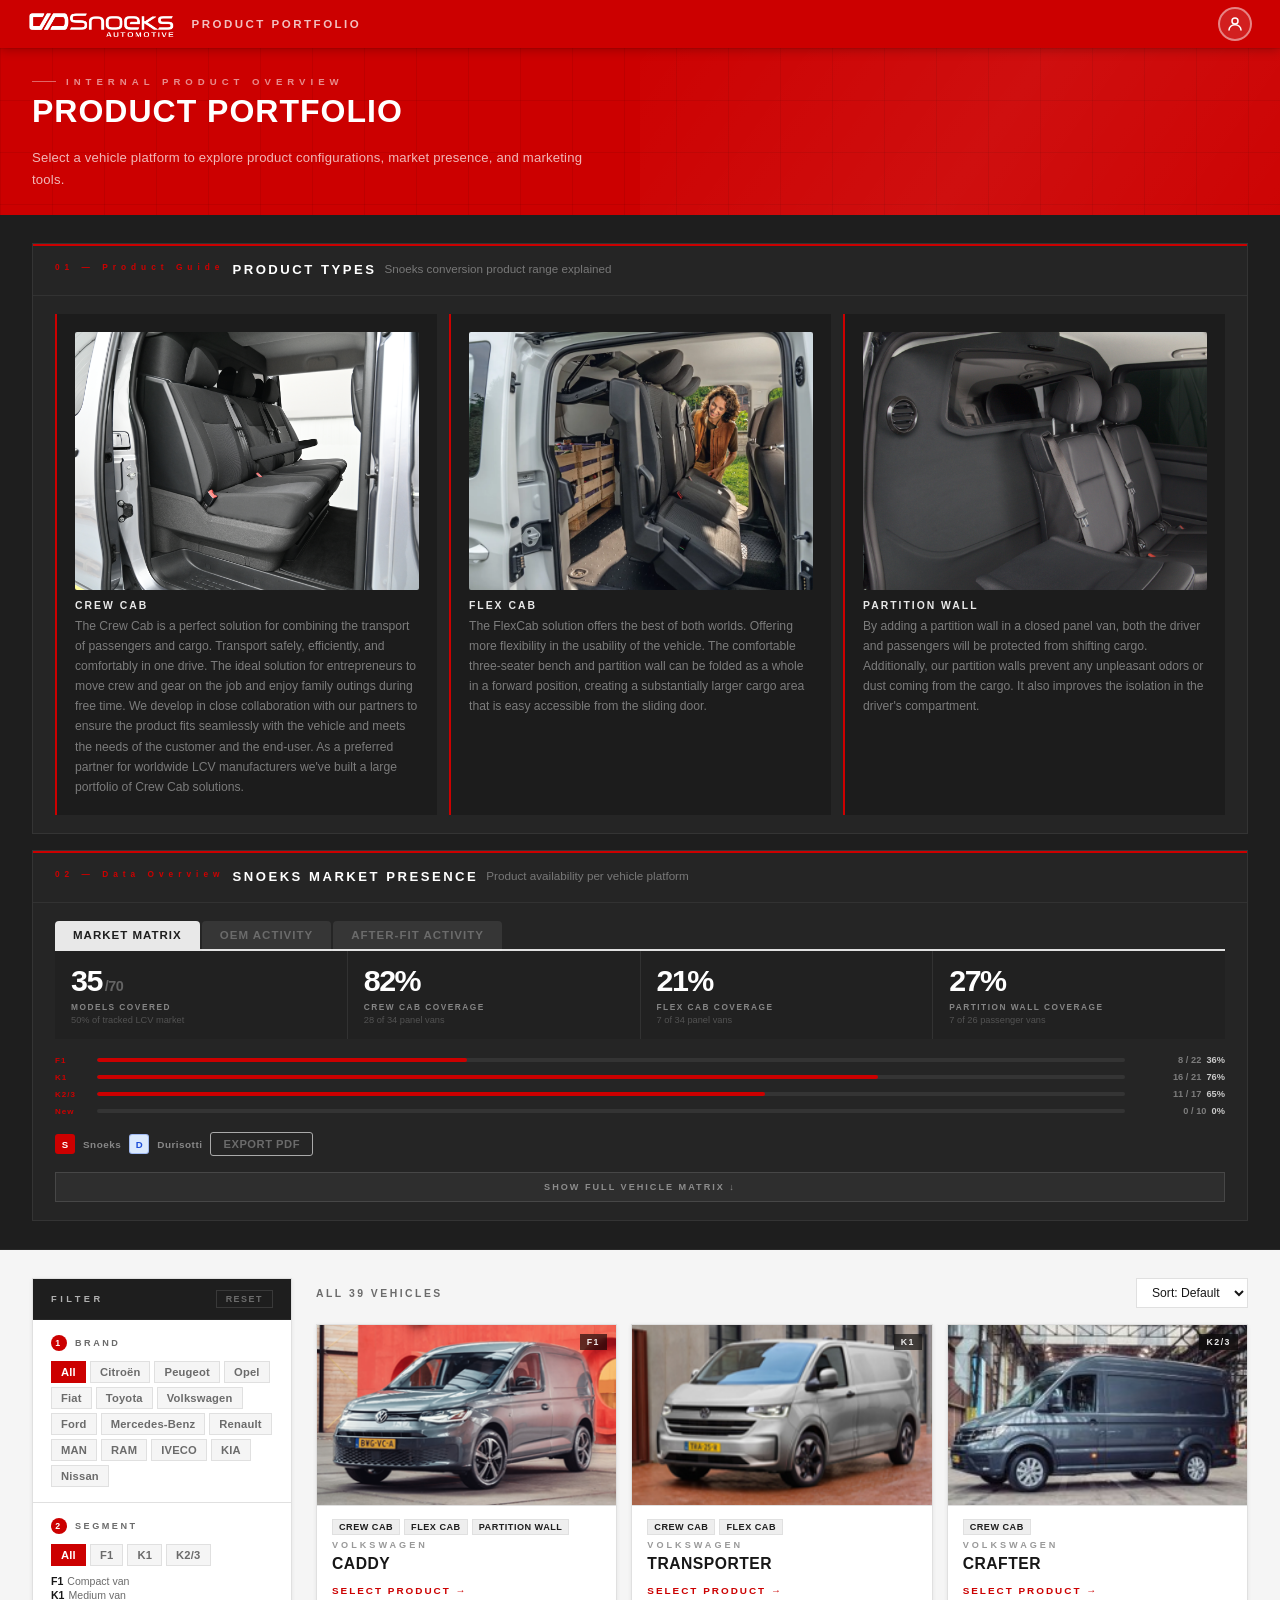
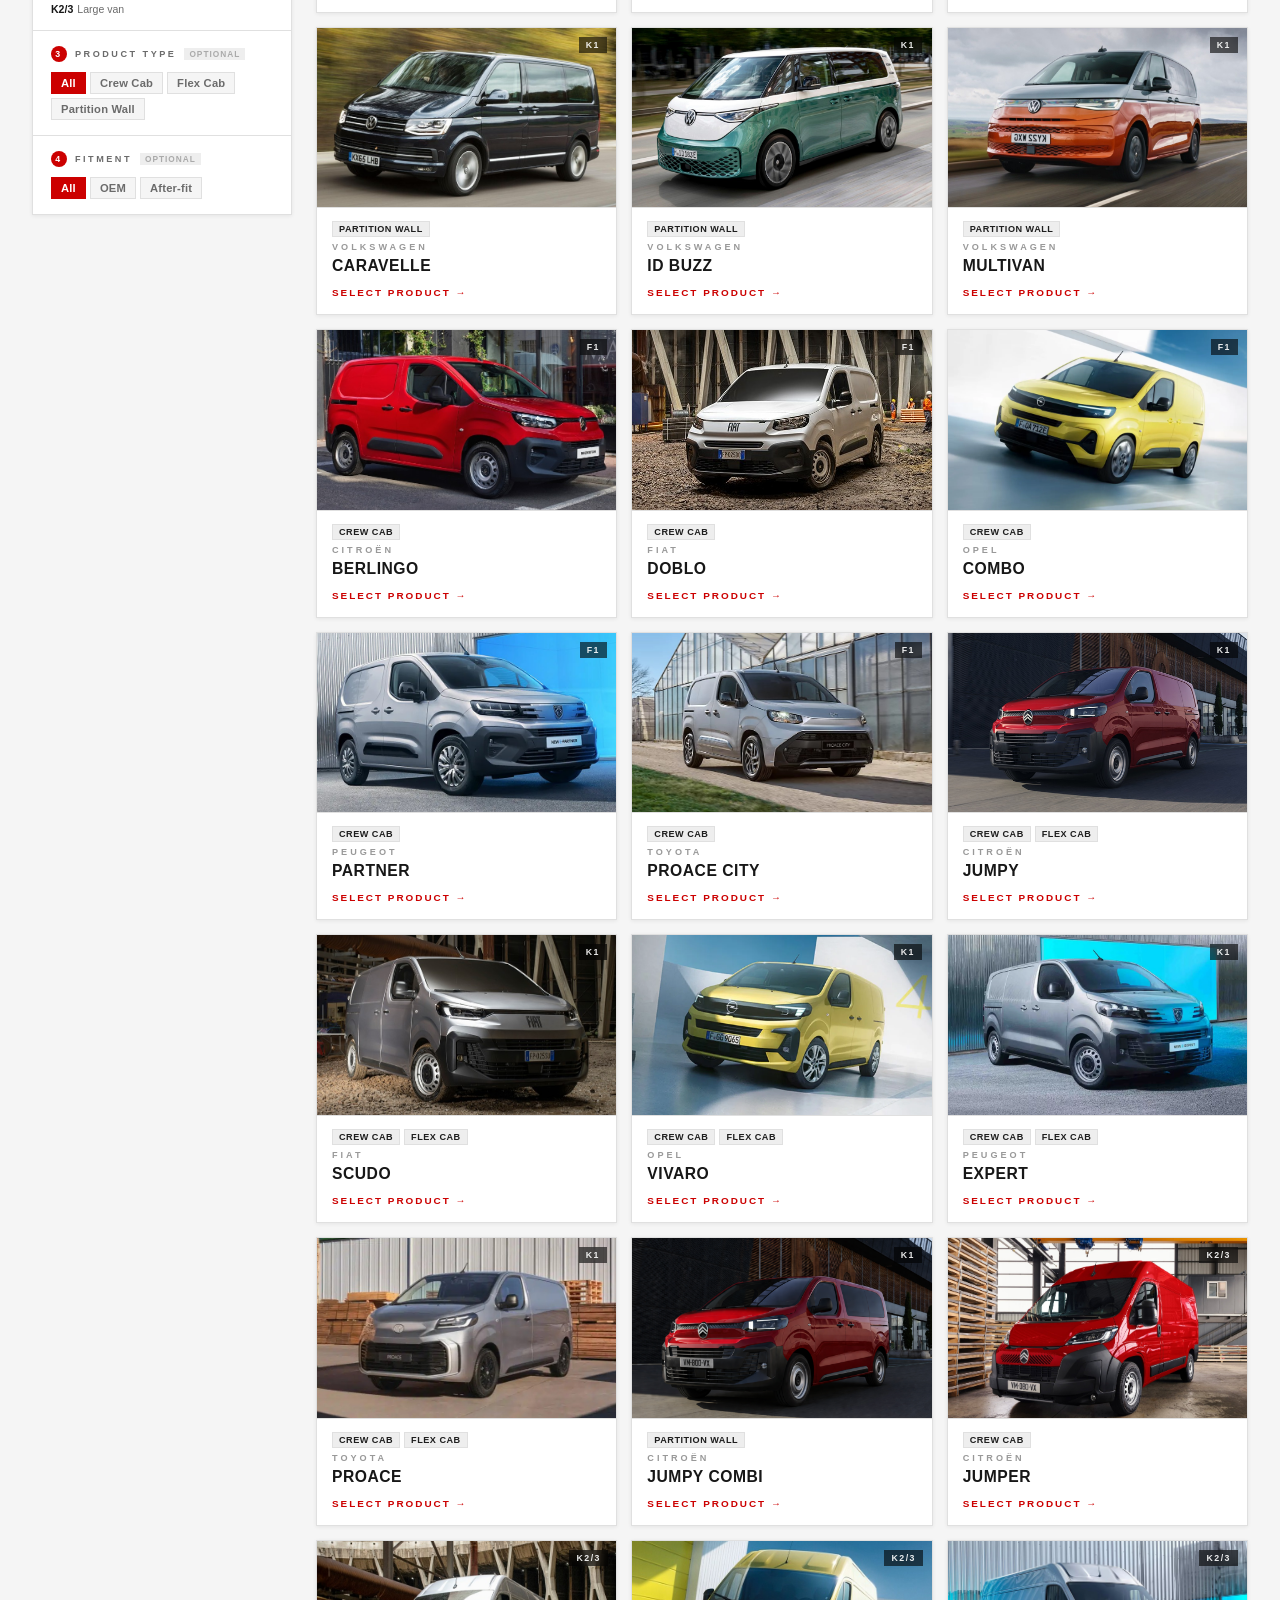
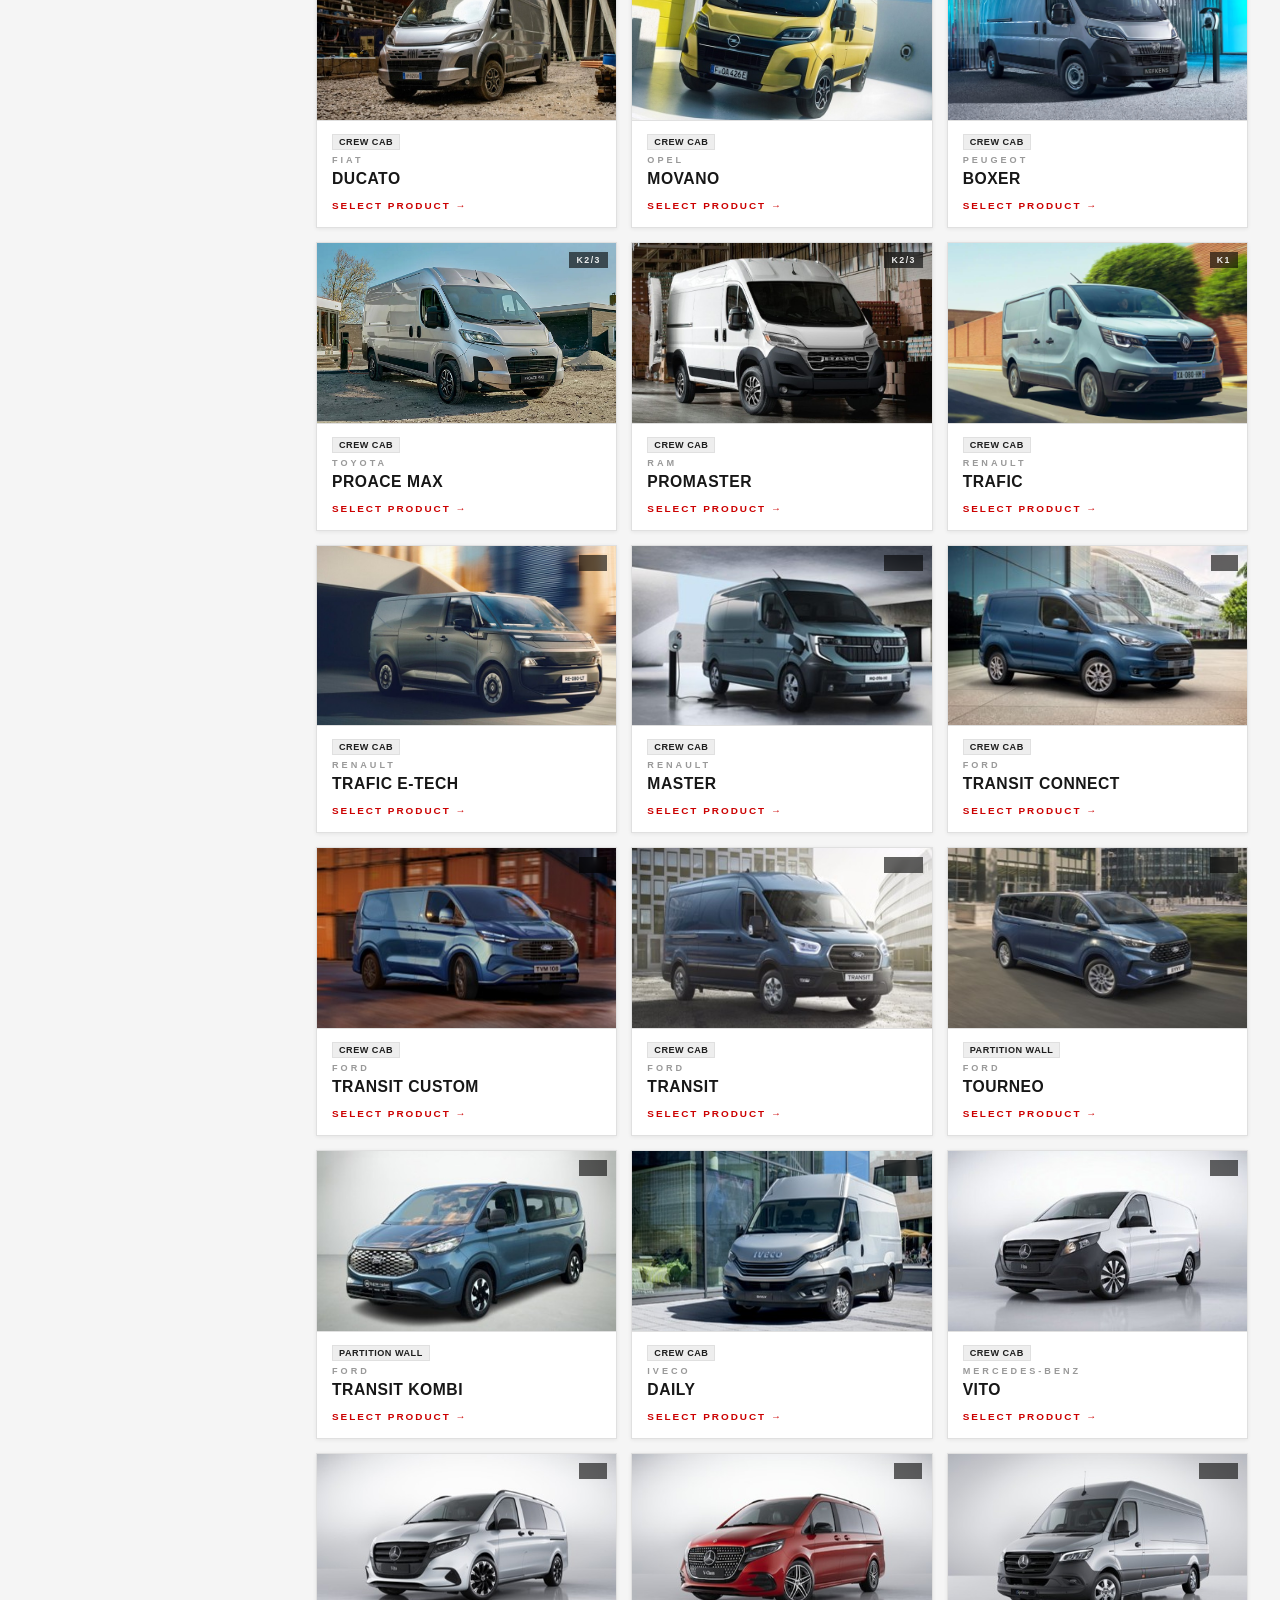
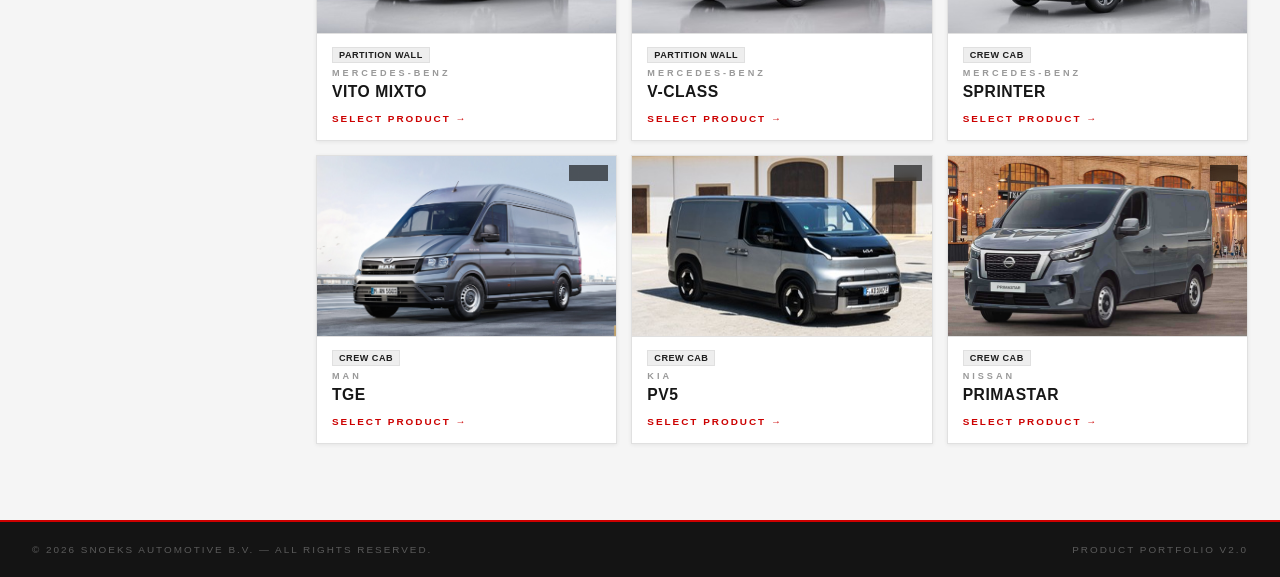
<file: index.html>
<!DOCTYPE html>
<html lang="en">
<head>
  <meta charset="UTF-8" />
  <meta name="viewport" content="width=device-width, initial-scale=1.0" />
  <title>Snoeks Automotive – Product Portfolio</title>
  <link rel="stylesheet" href="styles.css" />
</head>
<body>

  <script src="auth.js"></script>
  <header>
    <div class="header-inner">
      <a href="index.html" class="logo">
        <img src="Snoeks brand.png" alt="Snoeks Automotive" class="logo-img" />
      </a>
      <span class="header-title">Product Portfolio</span>
      <!-- ── PM Login icon button (far right) ──────────────────────── -->
      <button id="pm-login-icon-btn" title="Login" aria-label="Login">
        <svg id="pm-icon-user" xmlns="http://www.w3.org/2000/svg" viewBox="0 0 24 24" fill="none" stroke="currentColor" stroke-width="2" stroke-linecap="round" stroke-linejoin="round"><circle cx="12" cy="8" r="4"/><path d="M4 20c0-4 3.6-7 8-7s8 3 8 7"/></svg>
        <svg id="pm-icon-check" xmlns="http://www.w3.org/2000/svg" viewBox="0 0 24 24" fill="none" stroke="currentColor" stroke-width="2.5" stroke-linecap="round" stroke-linejoin="round" style="display:none"><circle cx="12" cy="8" r="4"/><polyline points="7 13 10 16 17 11"/></svg>
      </button>
      <!-- ── PM Login popover ──────────────────────────────────────── -->
      <div id="pm-login-pop" style="display:none">
        <div id="pm-pop-login">
          <p class="pm-pop-title">Product Manager Login</p>
          <label class="pm-pop-label">Username</label>
          <input id="pm-pop-user" type="text" autocomplete="username" placeholder="Product Managers" />
          <label class="pm-pop-label">Password</label>
          <input id="pm-pop-pw" type="password" autocomplete="current-password" placeholder="••••••" />
          <p id="pm-pop-error">Incorrect credentials</p>
          <button id="pm-pop-btn">Login</button>
        </div>
        <div id="pm-pop-out" style="display:none">
          <svg xmlns="http://www.w3.org/2000/svg" viewBox="0 0 24 24" fill="none" stroke="#22c55e" stroke-width="2.5" stroke-linecap="round" stroke-linejoin="round" width="28" height="28"><circle cx="12" cy="8" r="4"/><polyline points="7 13 10 16 17 11"/></svg>
          <span id="pm-pop-name">Product Managers</span>
          <button id="pm-pop-logout">Logout</button>
        </div>
      </div>
    </div>
  </header>

  <section class="hero">
    <div class="hero-inner">
      <p class="hero-eyebrow">Internal Product Overview</p>
      <h1>Product Portfolio</h1>
      <p class="hero-desc">
        Select a vehicle platform to explore product configurations, market presence, and marketing tools.
      </p>
    </div>
  </section>

  <!-- ── Overview Info Squares ─────────────────────────────────────── -->
  <section class="overview-section">
    <div class="overview-inner">

      <!-- Card 1: Product Type Explanations -->
      <div class="overview-card overview-card--wide">
        <div class="overview-card-header">
          <div class="overview-card-eyebrow">01 — Product Guide</div>
          <h3 class="overview-card-title">Product Types</h3>
          <p class="overview-card-sub">Snoeks conversion product range explained</p>
        </div>
        <div class="overview-card-body">
          <div class="product-type-list">
            <div class="product-type-item">
              <div class="pt-img"><img src="Crew Cab.JPG" alt="Crew Cab" loading="lazy" /></div>
              <div class="pt-label">Crew Cab</div>
              <div class="pt-desc">The Crew Cab is a perfect solution for combining the transport of passengers and cargo. Transport safely, efficiently, and comfortably in one drive. The ideal solution for entrepreneurs to move crew and gear on the job and enjoy family outings during free time. We develop in close collaboration with our partners to ensure the product fits seamlessly with the vehicle and meets the needs of the customer and the end-user. As a preferred partner for worldwide LCV manufacturers we've built a large portfolio of Crew Cab solutions.</div>
            </div>
            <div class="product-type-item">
              <div class="pt-img"><img src="FlexCab.webp" alt="Flex Cab" loading="lazy" /></div>
              <div class="pt-label">Flex Cab</div>
              <div class="pt-desc">The FlexCab solution offers the best of both worlds. Offering more flexibility in the usability of the vehicle. The comfortable three-seater bench and partition wall can be folded as a whole in a forward position, creating a substantially larger cargo area that is easy accessible from the sliding door.</div>
            </div>
            <div class="product-type-item">
              <div class="pt-img"><img src="Partition wall.jpg" alt="Partition Wall" loading="lazy" /></div>
              <div class="pt-label">Partition Wall</div>
              <div class="pt-desc">By adding a partition wall in a closed panel van, both the driver and passengers will be protected from shifting cargo. Additionally, our partition walls prevent any unpleasant odors or dust coming from the cargo. It also improves the isolation in the driver's compartment.</div>
            </div>
          </div>
        </div>
      </div>

      <!-- Card 2: Market Presence & Competition -->
      <div class="overview-card overview-card--wide">
        <div class="overview-card-header">
          <div class="overview-card-eyebrow">02 — Data Overview</div>
          <h3 class="overview-card-title">Snoeks Market Presence</h3>
          <p class="overview-card-sub">Product availability per vehicle platform</p>
          <button class="matrix-edit-btn" id="matrix-edit-btn" title="Edit market presence">Edit</button>
        </div>
        <div class="overview-card-body">

          <!-- ── Activity Tabs ── -->
          <div class="mkt-ov-tabs">
            <button class="mkt-ov-tab mkt-ov-tab--active" data-tab="matrix">Market Matrix</button>
            <button class="mkt-ov-tab" data-tab="oem">OEM Activity</button>
            <button class="mkt-ov-tab" data-tab="af">After-fit Activity</button>
          </div>

          <!-- Matrix panel (existing content) -->
          <div class="mkt-ov-panel mkt-ov-panel--active" id="mkt-ov-matrix">

          <div class="market-summary-grid">
            <div class="ms-stat">
              <div class="ms-val-row"><span class="ms-val" id="ms-covered-val">35</span><span class="ms-of" id="ms-covered-of">/70</span></div>
              <div class="ms-label">Models Covered</div>
              <div class="ms-sub" id="ms-covered-pct">50% of tracked LCV market</div>
            </div>
            <div class="ms-stat">
              <div class="ms-val-row"><span class="ms-val" id="ms-cc-val">40%</span></div>
              <div class="ms-label">Crew Cab Coverage</div>
              <div class="ms-sub" id="ms-cc-sub">28 of 70 models</div>
            </div>
            <div class="ms-stat">
              <div class="ms-val-row"><span class="ms-val" id="ms-fc-val">10%</span></div>
              <div class="ms-label">Flex Cab Coverage</div>
              <div class="ms-sub" id="ms-fc-sub">7 of 70 models</div>
            </div>
            <div class="ms-stat">
              <div class="ms-val-row"><span class="ms-val" id="ms-pw-val">16%</span></div>
              <div class="ms-label">Partition Wall Coverage</div>
              <div class="ms-sub" id="ms-pw-sub">11 of 70 models</div>
            </div>
          </div>

          <div class="market-seg-summary">
            <div class="mss-item">
              <span class="mss-seg">F1</span>
              <span class="mss-bar"><span class="mss-fill" id="ms-f1-bar" style="width:36%"></span></span>
              <span class="mss-pct" id="ms-f1-pct">8 / 22 &nbsp;<em>36%</em></span>
            </div>
            <div class="mss-item">
              <span class="mss-seg">K1</span>
              <span class="mss-bar"><span class="mss-fill" id="ms-k1-bar" style="width:71%"></span></span>
              <span class="mss-pct" id="ms-k1-pct">15 / 21 &nbsp;<em>71%</em></span>
            </div>
            <div class="mss-item">
              <span class="mss-seg">K2/3</span>
              <span class="mss-bar"><span class="mss-fill" id="ms-k23-bar" style="width:65%"></span></span>
              <span class="mss-pct" id="ms-k23-pct">11 / 17 &nbsp;<em>65%</em></span>
            </div>
            <div class="mss-item">
              <span class="mss-seg">New</span>
              <span class="mss-bar"><span class="mss-fill" id="ms-new-bar" style="width:10%"></span></span>
              <span class="mss-pct" id="ms-new-pct">1 / 10 &nbsp;<em>10%</em></span>
            </div>
          </div>

          <!-- Legend + toggle -->
          <div class="matrix-legend">
            <span class="matrix-badge matrix-badge--s">S</span><span>Snoeks</span>
            <span class="matrix-badge matrix-badge--d">D</span><span>Durisotti</span>
            <button class="export-pdf-btn" onclick="printPDF('matrix')">Export PDF</button>
          </div>

          <button class="matrix-toggle-btn" id="matrix-toggle">
            Show full vehicle matrix ↓
          </button>

          <!-- Collapsible full table -->
          <div class="matrix-collapsible" id="matrix-collapsible">
          <div class="matrix-scroll">
          <table class="market-matrix">
            <thead>
              <tr>
                <th class="mm-seg">Seg.</th>
                <th class="mm-vehicle">Van Model</th>
                <th class="mm-prod" colspan="2">Crew Cab</th>
                <th class="mm-prod" colspan="2">Flex Cab</th>
                <th class="mm-prod" colspan="2">Partition Wall</th>
              </tr>
              <tr class="mm-subhead">
                <th></th><th></th>
                <th>OEM</th><th>AF</th>
                <th>OEM</th><th>AF</th>
                <th>OEM</th><th>AF</th>
              </tr>
            </thead>
            <tbody>

              <!-- F1 Panel -->
              <tr class="mm-group-label"><td colspan="8"><span class="mm-seg-badge">F1</span> Compact Van — Panel Vans</td></tr>
              <tr data-row="citroen-berlingo-van"><td class="mm-seg-cell">F1</td><td class="mm-vehicle-cell">Citroën Berlingo Van</td><td class="mm-cell" data-col="cc-oem"><span class="matrix-badge matrix-badge--s">S</span></td><td class="mm-cell" data-col="cc-af"></td><td class="mm-cell" data-col="fc-oem"></td><td class="mm-cell" data-col="fc-af"></td><td class="mm-cell" data-col="pw-oem"></td><td class="mm-cell" data-col="pw-af"></td></tr>
              <tr data-row="peugeot-partner"><td class="mm-seg-cell">F1</td><td class="mm-vehicle-cell">Peugeot Partner</td><td class="mm-cell" data-col="cc-oem"><span class="matrix-badge matrix-badge--s">S</span></td><td class="mm-cell" data-col="cc-af"></td><td class="mm-cell" data-col="fc-oem"></td><td class="mm-cell" data-col="fc-af"></td><td class="mm-cell" data-col="pw-oem"></td><td class="mm-cell" data-col="pw-af"></td></tr>
              <tr data-row="opel-combo-cargo"><td class="mm-seg-cell">F1</td><td class="mm-vehicle-cell">Opel Combo Cargo</td><td class="mm-cell" data-col="cc-oem"><span class="matrix-badge matrix-badge--s">S</span></td><td class="mm-cell" data-col="cc-af"></td><td class="mm-cell" data-col="fc-oem"></td><td class="mm-cell" data-col="fc-af"></td><td class="mm-cell" data-col="pw-oem"></td><td class="mm-cell" data-col="pw-af"></td></tr>
              <tr data-row="fiat-doblo-cargo"><td class="mm-seg-cell">F1</td><td class="mm-vehicle-cell">Fiat Doblò Cargo</td><td class="mm-cell" data-col="cc-oem"><span class="matrix-badge matrix-badge--s">S</span></td><td class="mm-cell" data-col="cc-af"></td><td class="mm-cell" data-col="fc-oem"></td><td class="mm-cell" data-col="fc-af"></td><td class="mm-cell" data-col="pw-oem"></td><td class="mm-cell" data-col="pw-af"></td></tr>
              <tr data-row="toyota-proace-city"><td class="mm-seg-cell">F1</td><td class="mm-vehicle-cell">Toyota ProAce City</td><td class="mm-cell" data-col="cc-oem"><span class="matrix-badge matrix-badge--s">S</span></td><td class="mm-cell" data-col="cc-af"></td><td class="mm-cell" data-col="fc-oem"></td><td class="mm-cell" data-col="fc-af"></td><td class="mm-cell" data-col="pw-oem"></td><td class="mm-cell" data-col="pw-af"></td></tr>
              <tr class="mm-row--uncovered" data-row="renault-kangoo-van"><td class="mm-seg-cell">F1</td><td class="mm-vehicle-cell">Renault Kangoo Van</td><td class="mm-cell" data-col="cc-oem"></td><td class="mm-cell" data-col="cc-af"></td><td class="mm-cell" data-col="fc-oem"><span class="matrix-badge matrix-badge--d">D</span></td><td class="mm-cell" data-col="fc-af"></td><td class="mm-cell" data-col="pw-oem"></td><td class="mm-cell" data-col="pw-af"></td></tr>
              <tr class="mm-row--uncovered" data-row="nissan-townstar-van"><td class="mm-seg-cell">F1</td><td class="mm-vehicle-cell">Nissan Townstar Van</td><td class="mm-cell" data-col="cc-oem"></td><td class="mm-cell" data-col="cc-af"></td><td class="mm-cell" data-col="fc-oem"><span class="matrix-badge matrix-badge--d">D</span></td><td class="mm-cell" data-col="fc-af"></td><td class="mm-cell" data-col="pw-oem"></td><td class="mm-cell" data-col="pw-af"></td></tr>
              <tr class="mm-row--uncovered" data-row="mercedes-benz-citan"><td class="mm-seg-cell">F1</td><td class="mm-vehicle-cell">Mercedes-Benz Citan</td><td class="mm-cell" data-col="cc-oem"></td><td class="mm-cell" data-col="cc-af"></td><td class="mm-cell" data-col="fc-oem"><span class="matrix-badge matrix-badge--d">D</span></td><td class="mm-cell" data-col="fc-af"></td><td class="mm-cell" data-col="pw-oem"></td><td class="mm-cell" data-col="pw-af"></td></tr>
              <tr data-row="volkswagen-caddy-cargo"><td class="mm-seg-cell">F1</td><td class="mm-vehicle-cell">Volkswagen Caddy Cargo</td><td class="mm-cell" data-col="cc-oem"></td><td class="mm-cell" data-col="cc-af"><span class="matrix-badge matrix-badge--s">S</span></td><td class="mm-cell" data-col="fc-oem"></td><td class="mm-cell" data-col="fc-af"><span class="matrix-badge matrix-badge--s">S</span></td><td class="mm-cell" data-col="pw-oem"></td><td class="mm-cell" data-col="pw-af"><span class="matrix-badge matrix-badge--s">S</span></td></tr>
              <tr data-row="ford-transit-connect"><td class="mm-seg-cell">F1</td><td class="mm-vehicle-cell">Ford Transit Connect</td><td class="mm-cell" data-col="cc-oem"></td><td class="mm-cell" data-col="cc-af"><span class="matrix-badge matrix-badge--s">S</span></td><td class="mm-cell" data-col="fc-oem"></td><td class="mm-cell" data-col="fc-af"></td><td class="mm-cell" data-col="pw-oem"></td><td class="mm-cell" data-col="pw-af"></td></tr>
              <tr class="mm-row--uncovered" data-row="ford-transit-courier"><td class="mm-seg-cell">F1</td><td class="mm-vehicle-cell">Ford Transit Courier</td><td class="mm-cell" data-col="cc-oem"></td><td class="mm-cell" data-col="cc-af"></td><td class="mm-cell" data-col="fc-oem"></td><td class="mm-cell" data-col="fc-af"></td><td class="mm-cell" data-col="pw-oem"></td><td class="mm-cell" data-col="pw-af"></td></tr>
              <tr class="mm-row--uncovered" data-row="fiat-fiorino"><td class="mm-seg-cell">F1</td><td class="mm-vehicle-cell">Fiat Fiorino</td><td class="mm-cell" data-col="cc-oem"></td><td class="mm-cell" data-col="cc-af"></td><td class="mm-cell" data-col="fc-oem"></td><td class="mm-cell" data-col="fc-af"></td><td class="mm-cell" data-col="pw-oem"></td><td class="mm-cell" data-col="pw-af"></td></tr>

              <!-- F1 Passenger -->
              <tr class="mm-group-label"><td colspan="8"><span class="mm-seg-badge">F1</span> Compact Van — Passenger Vans</td></tr>
              <tr class="mm-row--uncovered" data-row="citroen-berlingo"><td class="mm-seg-cell">F1</td><td class="mm-vehicle-cell">Citroën Berlingo</td><td class="mm-cell" data-col="cc-oem"></td><td class="mm-cell" data-col="cc-af"></td><td class="mm-cell" data-col="fc-oem"></td><td class="mm-cell" data-col="fc-af"></td><td class="mm-cell" data-col="pw-oem"></td><td class="mm-cell" data-col="pw-af"></td></tr>
              <tr class="mm-row--uncovered" data-row="peugeot-rifter"><td class="mm-seg-cell">F1</td><td class="mm-vehicle-cell">Peugeot Rifter</td><td class="mm-cell" data-col="cc-oem"></td><td class="mm-cell" data-col="cc-af"></td><td class="mm-cell" data-col="fc-oem"></td><td class="mm-cell" data-col="fc-af"></td><td class="mm-cell" data-col="pw-oem"></td><td class="mm-cell" data-col="pw-af"></td></tr>
              <tr class="mm-row--uncovered" data-row="opel-combo-life"><td class="mm-seg-cell">F1</td><td class="mm-vehicle-cell">Opel Combo Life</td><td class="mm-cell" data-col="cc-oem"></td><td class="mm-cell" data-col="cc-af"></td><td class="mm-cell" data-col="fc-oem"></td><td class="mm-cell" data-col="fc-af"></td><td class="mm-cell" data-col="pw-oem"></td><td class="mm-cell" data-col="pw-af"></td></tr>
              <tr class="mm-row--uncovered" data-row="fiat-doblo"><td class="mm-seg-cell">F1</td><td class="mm-vehicle-cell">Fiat Doblò</td><td class="mm-cell" data-col="cc-oem"></td><td class="mm-cell" data-col="cc-af"></td><td class="mm-cell" data-col="fc-oem"></td><td class="mm-cell" data-col="fc-af"></td><td class="mm-cell" data-col="pw-oem"></td><td class="mm-cell" data-col="pw-af"></td></tr>
              <tr class="mm-row--uncovered" data-row="toyota-proace-city-verso"><td class="mm-seg-cell">F1</td><td class="mm-vehicle-cell">Toyota ProAce City Verso</td><td class="mm-cell" data-col="cc-oem"></td><td class="mm-cell" data-col="cc-af"></td><td class="mm-cell" data-col="fc-oem"></td><td class="mm-cell" data-col="fc-af"></td><td class="mm-cell" data-col="pw-oem"></td><td class="mm-cell" data-col="pw-af"></td></tr>
              <tr class="mm-row--uncovered" data-row="renault-kangoo"><td class="mm-seg-cell">F1</td><td class="mm-vehicle-cell">Renault Kangoo</td><td class="mm-cell" data-col="cc-oem"></td><td class="mm-cell" data-col="cc-af"></td><td class="mm-cell" data-col="fc-oem"></td><td class="mm-cell" data-col="fc-af"></td><td class="mm-cell" data-col="pw-oem"></td><td class="mm-cell" data-col="pw-af"></td></tr>
              <tr class="mm-row--uncovered" data-row="nissan-townstar-combi"><td class="mm-seg-cell">F1</td><td class="mm-vehicle-cell">Nissan Townstar Combi</td><td class="mm-cell" data-col="cc-oem"></td><td class="mm-cell" data-col="cc-af"></td><td class="mm-cell" data-col="fc-oem"></td><td class="mm-cell" data-col="fc-af"></td><td class="mm-cell" data-col="pw-oem"></td><td class="mm-cell" data-col="pw-af"></td></tr>
              <tr class="mm-row--uncovered" data-row="mercedes-benz-t-class"><td class="mm-seg-cell">F1</td><td class="mm-vehicle-cell">Mercedes-Benz T-Class</td><td class="mm-cell" data-col="cc-oem"></td><td class="mm-cell" data-col="cc-af"></td><td class="mm-cell" data-col="fc-oem"></td><td class="mm-cell" data-col="fc-af"></td><td class="mm-cell" data-col="pw-oem"></td><td class="mm-cell" data-col="pw-af"></td></tr>
              <tr data-row="volkswagen-caddy-life"><td class="mm-seg-cell">F1</td><td class="mm-vehicle-cell">Volkswagen Caddy Life</td><td class="mm-cell" data-col="cc-oem"></td><td class="mm-cell" data-col="cc-af"></td><td class="mm-cell" data-col="fc-oem"></td><td class="mm-cell" data-col="fc-af"></td><td class="mm-cell" data-col="pw-oem"></td><td class="mm-cell" data-col="pw-af"><span class="matrix-badge matrix-badge--s">S</span></td></tr>
              <tr class="mm-row--uncovered" data-row="ford-tourneo-connect"><td class="mm-seg-cell">F1</td><td class="mm-vehicle-cell">Ford Tourneo Connect</td><td class="mm-cell" data-col="cc-oem"></td><td class="mm-cell" data-col="cc-af"></td><td class="mm-cell" data-col="fc-oem"></td><td class="mm-cell" data-col="fc-af"></td><td class="mm-cell" data-col="pw-oem"></td><td class="mm-cell" data-col="pw-af"></td></tr>

              <!-- K1 Panel -->
              <tr class="mm-group-label"><td colspan="8"><span class="mm-seg-badge">K1</span> Medium Van — Panel Vans</td></tr>
              <tr data-row="citroen-jumpy"><td class="mm-seg-cell">K1</td><td class="mm-vehicle-cell">Citroën Jumpy</td><td class="mm-cell" data-col="cc-oem"><span class="matrix-badge matrix-badge--s">S</span></td><td class="mm-cell" data-col="cc-af"><span class="matrix-badge matrix-badge--s">S</span></td><td class="mm-cell" data-col="fc-oem"><span class="matrix-badge matrix-badge--s">S</span></td><td class="mm-cell" data-col="fc-af"><span class="matrix-badge matrix-badge--s">S</span></td><td class="mm-cell" data-col="pw-oem"></td><td class="mm-cell" data-col="pw-af"><span class="matrix-badge matrix-badge--s">S</span></td></tr>
              <tr data-row="peugeot-expert"><td class="mm-seg-cell">K1</td><td class="mm-vehicle-cell">Peugeot Expert</td><td class="mm-cell" data-col="cc-oem"><span class="matrix-badge matrix-badge--s">S</span></td><td class="mm-cell" data-col="cc-af"><span class="matrix-badge matrix-badge--s">S</span></td><td class="mm-cell" data-col="fc-oem"><span class="matrix-badge matrix-badge--s">S</span></td><td class="mm-cell" data-col="fc-af"><span class="matrix-badge matrix-badge--s">S</span></td><td class="mm-cell" data-col="pw-oem"></td><td class="mm-cell" data-col="pw-af"></td></tr>
              <tr data-row="opel-vivaro"><td class="mm-seg-cell">K1</td><td class="mm-vehicle-cell">Opel Vivaro</td><td class="mm-cell" data-col="cc-oem"><span class="matrix-badge matrix-badge--s">S</span></td><td class="mm-cell" data-col="cc-af"><span class="matrix-badge matrix-badge--s">S</span></td><td class="mm-cell" data-col="fc-oem"><span class="matrix-badge matrix-badge--s">S</span></td><td class="mm-cell" data-col="fc-af"><span class="matrix-badge matrix-badge--s">S</span></td><td class="mm-cell" data-col="pw-oem"></td><td class="mm-cell" data-col="pw-af"></td></tr>
              <tr data-row="fiat-scudo"><td class="mm-seg-cell">K1</td><td class="mm-vehicle-cell">Fiat Scudo</td><td class="mm-cell" data-col="cc-oem"><span class="matrix-badge matrix-badge--s">S</span></td><td class="mm-cell" data-col="cc-af"><span class="matrix-badge matrix-badge--s">S</span></td><td class="mm-cell" data-col="fc-oem"><span class="matrix-badge matrix-badge--s">S</span></td><td class="mm-cell" data-col="fc-af"><span class="matrix-badge matrix-badge--s">S</span></td><td class="mm-cell" data-col="pw-oem"></td><td class="mm-cell" data-col="pw-af"></td></tr>
              <tr data-row="toyota-proace"><td class="mm-seg-cell">K1</td><td class="mm-vehicle-cell">Toyota ProAce</td><td class="mm-cell" data-col="cc-oem"><span class="matrix-badge matrix-badge--s">S</span></td><td class="mm-cell" data-col="cc-af"><span class="matrix-badge matrix-badge--s">S</span></td><td class="mm-cell" data-col="fc-oem"><span class="matrix-badge matrix-badge--s">S</span></td><td class="mm-cell" data-col="fc-af"><span class="matrix-badge matrix-badge--s">S</span></td><td class="mm-cell" data-col="pw-oem"></td><td class="mm-cell" data-col="pw-af"></td></tr>
              <tr data-row="ford-transit-custom"><td class="mm-seg-cell">K1</td><td class="mm-vehicle-cell">Ford Transit Custom</td><td class="mm-cell" data-col="cc-oem"></td><td class="mm-cell" data-col="cc-af"><span class="matrix-badge matrix-badge--s">S</span></td><td class="mm-cell" data-col="fc-oem"></td><td class="mm-cell" data-col="fc-af"></td><td class="mm-cell" data-col="pw-oem"></td><td class="mm-cell" data-col="pw-af"><span class="matrix-badge matrix-badge--s">S</span></td></tr>
              <tr data-row="volkswagen-transporter"><td class="mm-seg-cell">K1</td><td class="mm-vehicle-cell">Volkswagen Transporter</td><td class="mm-cell" data-col="cc-oem"></td><td class="mm-cell" data-col="cc-af"><span class="matrix-badge matrix-badge--s">S</span></td><td class="mm-cell" data-col="fc-oem"></td><td class="mm-cell" data-col="fc-af"><span class="matrix-badge matrix-badge--s">S</span></td><td class="mm-cell" data-col="pw-oem"></td><td class="mm-cell" data-col="pw-af"><span class="matrix-badge matrix-badge--s">S</span></td></tr>
              <tr data-row="mercedes-benz-vito"><td class="mm-seg-cell">K1</td><td class="mm-vehicle-cell">Mercedes-Benz Vito</td><td class="mm-cell" data-col="cc-oem"></td><td class="mm-cell" data-col="cc-af"><span class="matrix-badge matrix-badge--s">S</span></td><td class="mm-cell" data-col="fc-oem"></td><td class="mm-cell" data-col="fc-af"></td><td class="mm-cell" data-col="pw-oem"></td><td class="mm-cell" data-col="pw-af"></td></tr>
              <tr data-row="renault-trafic"><td class="mm-seg-cell">K1</td><td class="mm-vehicle-cell">Renault Trafic</td><td class="mm-cell" data-col="cc-oem"><span class="matrix-badge matrix-badge--s">S</span></td><td class="mm-cell" data-col="cc-af"></td><td class="mm-cell" data-col="fc-oem"></td><td class="mm-cell" data-col="fc-af"></td><td class="mm-cell" data-col="pw-oem"></td><td class="mm-cell" data-col="pw-af"></td></tr>
              <tr data-row="nissan-primastar"><td class="mm-seg-cell">K1</td><td class="mm-vehicle-cell">Nissan Primastar</td><td class="mm-cell" data-col="cc-oem"></td><td class="mm-cell" data-col="cc-af"><span class="matrix-badge matrix-badge--s">S</span></td><td class="mm-cell" data-col="fc-oem"></td><td class="mm-cell" data-col="fc-af"></td><td class="mm-cell" data-col="pw-oem"></td><td class="mm-cell" data-col="pw-af"></td></tr>

              <!-- K1 Passenger -->
              <tr class="mm-group-label"><td colspan="8"><span class="mm-seg-badge">K1</span> Medium Van — Passenger Vans</td></tr>
              <tr data-row="citroen-spacetourer"><td class="mm-seg-cell">K1</td><td class="mm-vehicle-cell">Citroën SpaceTourer</td><td class="mm-cell" data-col="cc-oem"></td><td class="mm-cell" data-col="cc-af"></td><td class="mm-cell" data-col="fc-oem"></td><td class="mm-cell" data-col="fc-af"></td><td class="mm-cell" data-col="pw-oem"></td><td class="mm-cell" data-col="pw-af"><span class="matrix-badge matrix-badge--s">S</span></td></tr>
              <tr class="mm-row--uncovered" data-row="peugeot-traveller"><td class="mm-seg-cell">K1</td><td class="mm-vehicle-cell">Peugeot Traveller</td><td class="mm-cell" data-col="cc-oem"></td><td class="mm-cell" data-col="cc-af"></td><td class="mm-cell" data-col="fc-oem"></td><td class="mm-cell" data-col="fc-af"></td><td class="mm-cell" data-col="pw-oem"></td><td class="mm-cell" data-col="pw-af"></td></tr>
              <tr class="mm-row--uncovered" data-row="opel-zafira-life"><td class="mm-seg-cell">K1</td><td class="mm-vehicle-cell">Opel Zafira Life</td><td class="mm-cell" data-col="cc-oem"></td><td class="mm-cell" data-col="cc-af"></td><td class="mm-cell" data-col="fc-oem"></td><td class="mm-cell" data-col="fc-af"></td><td class="mm-cell" data-col="pw-oem"></td><td class="mm-cell" data-col="pw-af"></td></tr>
              <tr class="mm-row--uncovered" data-row="fiat-ulysse"><td class="mm-seg-cell">K1</td><td class="mm-vehicle-cell">Fiat Ulysse</td><td class="mm-cell" data-col="cc-oem"></td><td class="mm-cell" data-col="cc-af"></td><td class="mm-cell" data-col="fc-oem"></td><td class="mm-cell" data-col="fc-af"></td><td class="mm-cell" data-col="pw-oem"></td><td class="mm-cell" data-col="pw-af"></td></tr>
              <tr class="mm-row--uncovered" data-row="toyota-proace-verso"><td class="mm-seg-cell">K1</td><td class="mm-vehicle-cell">Toyota ProAce Verso</td><td class="mm-cell" data-col="cc-oem"></td><td class="mm-cell" data-col="cc-af"></td><td class="mm-cell" data-col="fc-oem"></td><td class="mm-cell" data-col="fc-af"></td><td class="mm-cell" data-col="pw-oem"></td><td class="mm-cell" data-col="pw-af"></td></tr>
              <tr data-row="ford-tourneo-custom"><td class="mm-seg-cell">K1</td><td class="mm-vehicle-cell">Ford Tourneo Custom</td><td class="mm-cell" data-col="cc-oem"></td><td class="mm-cell" data-col="cc-af"></td><td class="mm-cell" data-col="fc-oem"></td><td class="mm-cell" data-col="fc-af"></td><td class="mm-cell" data-col="pw-oem"></td><td class="mm-cell" data-col="pw-af"><span class="matrix-badge matrix-badge--s">S</span></td></tr>
              <tr data-row="volkswagen-caravelle"><td class="mm-seg-cell">K1</td><td class="mm-vehicle-cell">Volkswagen Caravelle</td><td class="mm-cell" data-col="cc-oem"></td><td class="mm-cell" data-col="cc-af"></td><td class="mm-cell" data-col="fc-oem"></td><td class="mm-cell" data-col="fc-af"></td><td class="mm-cell" data-col="pw-oem"></td><td class="mm-cell" data-col="pw-af"><span class="matrix-badge matrix-badge--s">S</span></td></tr>
              <tr data-row="volkswagen-multivan"><td class="mm-seg-cell">K1</td><td class="mm-vehicle-cell">Volkswagen Multivan</td><td class="mm-cell" data-col="cc-oem"></td><td class="mm-cell" data-col="cc-af"></td><td class="mm-cell" data-col="fc-oem"></td><td class="mm-cell" data-col="fc-af"></td><td class="mm-cell" data-col="pw-oem"></td><td class="mm-cell" data-col="pw-af"><span class="matrix-badge matrix-badge--s">S</span></td></tr>
              <tr data-row="mercedes-benz-vito-tourer"><td class="mm-seg-cell">K1</td><td class="mm-vehicle-cell">Mercedes-Benz Vito Tourer</td><td class="mm-cell" data-col="cc-oem"></td><td class="mm-cell" data-col="cc-af"></td><td class="mm-cell" data-col="fc-oem"></td><td class="mm-cell" data-col="fc-af"></td><td class="mm-cell" data-col="pw-oem"></td><td class="mm-cell" data-col="pw-af"><span class="matrix-badge matrix-badge--s">S</span></td></tr>
              <tr data-row="mercedes-benz-v-class"><td class="mm-seg-cell">K1</td><td class="mm-vehicle-cell">Mercedes-Benz V-Class</td><td class="mm-cell" data-col="cc-oem"></td><td class="mm-cell" data-col="cc-af"></td><td class="mm-cell" data-col="fc-oem"></td><td class="mm-cell" data-col="fc-af"></td><td class="mm-cell" data-col="pw-oem"></td><td class="mm-cell" data-col="pw-af"><span class="matrix-badge matrix-badge--s">S</span></td></tr>
              <tr class="mm-row--uncovered" data-row="renault-trafic-passenger"><td class="mm-seg-cell">K1</td><td class="mm-vehicle-cell">Renault Trafic Passenger</td><td class="mm-cell" data-col="cc-oem"></td><td class="mm-cell" data-col="cc-af"></td><td class="mm-cell" data-col="fc-oem"></td><td class="mm-cell" data-col="fc-af"></td><td class="mm-cell" data-col="pw-oem"></td><td class="mm-cell" data-col="pw-af"></td></tr>

              <!-- K2/3 Panel -->
              <tr class="mm-group-label"><td colspan="8"><span class="mm-seg-badge">K2/3</span> Large Van — Panel Vans</td></tr>
              <tr data-row="fiat-ducato"><td class="mm-seg-cell">K2/3</td><td class="mm-vehicle-cell">Fiat Ducato</td><td class="mm-cell" data-col="cc-oem"><span class="matrix-badge matrix-badge--s">S</span><span class="matrix-badge matrix-badge--d">D</span></td><td class="mm-cell" data-col="cc-af"><span class="matrix-badge matrix-badge--s">S</span></td><td class="mm-cell" data-col="fc-oem"></td><td class="mm-cell" data-col="fc-af"></td><td class="mm-cell" data-col="pw-oem"></td><td class="mm-cell" data-col="pw-af"></td></tr>
              <tr data-row="peugeot-boxer"><td class="mm-seg-cell">K2/3</td><td class="mm-vehicle-cell">Peugeot Boxer</td><td class="mm-cell" data-col="cc-oem"><span class="matrix-badge matrix-badge--s">S</span><span class="matrix-badge matrix-badge--d">D</span></td><td class="mm-cell" data-col="cc-af"><span class="matrix-badge matrix-badge--s">S</span></td><td class="mm-cell" data-col="fc-oem"></td><td class="mm-cell" data-col="fc-af"></td><td class="mm-cell" data-col="pw-oem"></td><td class="mm-cell" data-col="pw-af"></td></tr>
              <tr data-row="citroen-jumper"><td class="mm-seg-cell">K2/3</td><td class="mm-vehicle-cell">Citroën Jumper</td><td class="mm-cell" data-col="cc-oem"><span class="matrix-badge matrix-badge--s">S</span><span class="matrix-badge matrix-badge--d">D</span></td><td class="mm-cell" data-col="cc-af"><span class="matrix-badge matrix-badge--s">S</span></td><td class="mm-cell" data-col="fc-oem"></td><td class="mm-cell" data-col="fc-af"></td><td class="mm-cell" data-col="pw-oem"></td><td class="mm-cell" data-col="pw-af"></td></tr>
              <tr data-row="opel-movano"><td class="mm-seg-cell">K2/3</td><td class="mm-vehicle-cell">Opel Movano</td><td class="mm-cell" data-col="cc-oem"><span class="matrix-badge matrix-badge--s">S</span><span class="matrix-badge matrix-badge--d">D</span></td><td class="mm-cell" data-col="cc-af"><span class="matrix-badge matrix-badge--s">S</span></td><td class="mm-cell" data-col="fc-oem"></td><td class="mm-cell" data-col="fc-af"></td><td class="mm-cell" data-col="pw-oem"></td><td class="mm-cell" data-col="pw-af"></td></tr>
              <tr data-row="toyota-proace-max"><td class="mm-seg-cell">K2/3</td><td class="mm-vehicle-cell">Toyota ProAce Max</td><td class="mm-cell" data-col="cc-oem"><span class="matrix-badge matrix-badge--s">S</span><span class="matrix-badge matrix-badge--d">D</span></td><td class="mm-cell" data-col="cc-af"><span class="matrix-badge matrix-badge--s">S</span></td><td class="mm-cell" data-col="fc-oem"></td><td class="mm-cell" data-col="fc-af"></td><td class="mm-cell" data-col="pw-oem"></td><td class="mm-cell" data-col="pw-af"></td></tr>
              <tr data-row="ford-transit"><td class="mm-seg-cell">K2/3</td><td class="mm-vehicle-cell">Ford Transit</td><td class="mm-cell" data-col="cc-oem"></td><td class="mm-cell" data-col="cc-af"><span class="matrix-badge matrix-badge--s">S</span></td><td class="mm-cell" data-col="fc-oem"></td><td class="mm-cell" data-col="fc-af"></td><td class="mm-cell" data-col="pw-oem"></td><td class="mm-cell" data-col="pw-af"></td></tr>
              <tr data-row="mercedes-benz-sprinter"><td class="mm-seg-cell">K2/3</td><td class="mm-vehicle-cell">Mercedes-Benz Sprinter</td><td class="mm-cell" data-col="cc-oem"></td><td class="mm-cell" data-col="cc-af"><span class="matrix-badge matrix-badge--s">S</span></td><td class="mm-cell" data-col="fc-oem"></td><td class="mm-cell" data-col="fc-af"></td><td class="mm-cell" data-col="pw-oem"></td><td class="mm-cell" data-col="pw-af"></td></tr>
              <tr data-row="volkswagen-crafter"><td class="mm-seg-cell">K2/3</td><td class="mm-vehicle-cell">Volkswagen Crafter</td><td class="mm-cell" data-col="cc-oem"></td><td class="mm-cell" data-col="cc-af"><span class="matrix-badge matrix-badge--s">S</span></td><td class="mm-cell" data-col="fc-oem"></td><td class="mm-cell" data-col="fc-af"></td><td class="mm-cell" data-col="pw-oem"></td><td class="mm-cell" data-col="pw-af"></td></tr>
              <tr data-row="man-tge"><td class="mm-seg-cell">K2/3</td><td class="mm-vehicle-cell">MAN TGE</td><td class="mm-cell" data-col="cc-oem"></td><td class="mm-cell" data-col="cc-af"><span class="matrix-badge matrix-badge--s">S</span></td><td class="mm-cell" data-col="fc-oem"></td><td class="mm-cell" data-col="fc-af"></td><td class="mm-cell" data-col="pw-oem"></td><td class="mm-cell" data-col="pw-af"></td></tr>
              <tr data-row="renault-master"><td class="mm-seg-cell">K2/3</td><td class="mm-vehicle-cell">Renault Master</td><td class="mm-cell" data-col="cc-oem"><span class="matrix-badge matrix-badge--d">D</span></td><td class="mm-cell" data-col="cc-af"><span class="matrix-badge matrix-badge--s">S</span></td><td class="mm-cell" data-col="fc-oem"></td><td class="mm-cell" data-col="fc-af"></td><td class="mm-cell" data-col="pw-oem"></td><td class="mm-cell" data-col="pw-af"></td></tr>
              <tr class="mm-row--uncovered" data-row="nissan-interstar"><td class="mm-seg-cell">K2/3</td><td class="mm-vehicle-cell">Nissan Interstar</td><td class="mm-cell" data-col="cc-oem"><span class="matrix-badge matrix-badge--d">D</span></td><td class="mm-cell" data-col="cc-af"></td><td class="mm-cell" data-col="fc-oem"></td><td class="mm-cell" data-col="fc-af"></td><td class="mm-cell" data-col="pw-oem"></td><td class="mm-cell" data-col="pw-af"></td></tr>
              <tr data-row="iveco-daily"><td class="mm-seg-cell">K2/3</td><td class="mm-vehicle-cell">Iveco Daily</td><td class="mm-cell" data-col="cc-oem"><span class="matrix-badge matrix-badge--s">S</span></td><td class="mm-cell" data-col="cc-af"><span class="matrix-badge matrix-badge--s">S</span></td><td class="mm-cell" data-col="fc-oem"></td><td class="mm-cell" data-col="fc-af"></td><td class="mm-cell" data-col="pw-oem"></td><td class="mm-cell" data-col="pw-af"></td></tr>

              <!-- K2/3 Passenger -->
              <tr class="mm-group-label"><td colspan="8"><span class="mm-seg-badge">K2/3</span> Large Van — Passenger Vans</td></tr>
              <tr class="mm-row--uncovered" data-row="ford-transit-minibus"><td class="mm-seg-cell">K2/3</td><td class="mm-vehicle-cell">Ford Transit Minibus</td><td class="mm-cell" data-col="cc-oem"></td><td class="mm-cell" data-col="cc-af"></td><td class="mm-cell" data-col="fc-oem"></td><td class="mm-cell" data-col="fc-af"></td><td class="mm-cell" data-col="pw-oem"></td><td class="mm-cell" data-col="pw-af"></td></tr>
              <tr class="mm-row--uncovered" data-row="mercedes-benz-sprinter-tourer"><td class="mm-seg-cell">K2/3</td><td class="mm-vehicle-cell">Mercedes-Benz Sprinter Tourer</td><td class="mm-cell" data-col="cc-oem"></td><td class="mm-cell" data-col="cc-af"></td><td class="mm-cell" data-col="fc-oem"></td><td class="mm-cell" data-col="fc-af"></td><td class="mm-cell" data-col="pw-oem"></td><td class="mm-cell" data-col="pw-af"></td></tr>
              <tr class="mm-row--uncovered" data-row="volkswagen-crafter-minibus"><td class="mm-seg-cell">K2/3</td><td class="mm-vehicle-cell">Volkswagen Crafter Minibus</td><td class="mm-cell" data-col="cc-oem"></td><td class="mm-cell" data-col="cc-af"></td><td class="mm-cell" data-col="fc-oem"></td><td class="mm-cell" data-col="fc-af"></td><td class="mm-cell" data-col="pw-oem"></td><td class="mm-cell" data-col="pw-af"></td></tr>
              <tr class="mm-row--uncovered" data-row="renault-master-passenger"><td class="mm-seg-cell">K2/3</td><td class="mm-vehicle-cell">Renault Master Passenger</td><td class="mm-cell" data-col="cc-oem"></td><td class="mm-cell" data-col="cc-af"></td><td class="mm-cell" data-col="fc-oem"></td><td class="mm-cell" data-col="fc-af"></td><td class="mm-cell" data-col="pw-oem"></td><td class="mm-cell" data-col="pw-af"></td></tr>
              <tr class="mm-row--uncovered" data-row="iveco-daily-minibus"><td class="mm-seg-cell">K2/3</td><td class="mm-vehicle-cell">Iveco Daily Minibus</td><td class="mm-cell" data-col="cc-oem"></td><td class="mm-cell" data-col="cc-af"></td><td class="mm-cell" data-col="fc-oem"></td><td class="mm-cell" data-col="fc-af"></td><td class="mm-cell" data-col="pw-oem"></td><td class="mm-cell" data-col="pw-af"></td></tr>

              <!-- Incoming / Asian -->
              <tr class="mm-group-label"><td colspan="8"><span class="mm-seg-badge mm-seg-badge--new">NEW</span> Incoming / Asian Market (2025–2028)</td></tr>
              <tr data-row="kia-pv5-cargo"><td class="mm-seg-cell">K1</td><td class="mm-vehicle-cell">Kia PV5 Cargo</td><td class="mm-cell" data-col="cc-oem"></td><td class="mm-cell" data-col="cc-af"><span class="matrix-badge matrix-badge--s">S</span></td><td class="mm-cell" data-col="fc-oem"></td><td class="mm-cell" data-col="fc-af"></td><td class="mm-cell" data-col="pw-oem"></td><td class="mm-cell" data-col="pw-af"></td></tr>
              <tr class="mm-row--uncovered" data-row="kia-pv5-passenger"><td class="mm-seg-cell">K1</td><td class="mm-vehicle-cell">Kia PV5 Passenger</td><td class="mm-cell" data-col="cc-oem"></td><td class="mm-cell" data-col="cc-af"></td><td class="mm-cell" data-col="fc-oem"></td><td class="mm-cell" data-col="fc-af"></td><td class="mm-cell" data-col="pw-oem"></td><td class="mm-cell" data-col="pw-af"></td></tr>
              <tr class="mm-row--uncovered" data-row="farizon-geely-sv-electric-van"><td class="mm-seg-cell">K1</td><td class="mm-vehicle-cell">Farizon (Geely) SV Electric Van</td><td class="mm-cell" data-col="cc-oem"></td><td class="mm-cell" data-col="cc-af"></td><td class="mm-cell" data-col="fc-oem"></td><td class="mm-cell" data-col="fc-af"></td><td class="mm-cell" data-col="pw-oem"></td><td class="mm-cell" data-col="pw-af"></td></tr>
              <tr class="mm-row--uncovered" data-row="farizon-geely-electric-van-range"><td class="mm-seg-cell">—</td><td class="mm-vehicle-cell">Farizon (Geely) Electric Van Range</td><td class="mm-cell" data-col="cc-oem"></td><td class="mm-cell" data-col="cc-af"></td><td class="mm-cell" data-col="fc-oem"></td><td class="mm-cell" data-col="fc-af"></td><td class="mm-cell" data-col="pw-oem"></td><td class="mm-cell" data-col="pw-af"></td></tr>
              <tr class="mm-row--uncovered" data-row="maxus-saic-edeliver-3"><td class="mm-seg-cell">F1</td><td class="mm-vehicle-cell">Maxus (SAIC) eDeliver 3</td><td class="mm-cell" data-col="cc-oem"></td><td class="mm-cell" data-col="cc-af"></td><td class="mm-cell" data-col="fc-oem"></td><td class="mm-cell" data-col="fc-af"></td><td class="mm-cell" data-col="pw-oem"></td><td class="mm-cell" data-col="pw-af"></td></tr>
              <tr class="mm-row--uncovered" data-row="maxus-saic-edeliver-5"><td class="mm-seg-cell">K1</td><td class="mm-vehicle-cell">Maxus (SAIC) eDeliver 5</td><td class="mm-cell" data-col="cc-oem"></td><td class="mm-cell" data-col="cc-af"></td><td class="mm-cell" data-col="fc-oem"></td><td class="mm-cell" data-col="fc-af"></td><td class="mm-cell" data-col="pw-oem"></td><td class="mm-cell" data-col="pw-af"></td></tr>
              <tr class="mm-row--uncovered" data-row="maxus-saic-edeliver-7"><td class="mm-seg-cell">K1</td><td class="mm-vehicle-cell">Maxus (SAIC) eDeliver 7</td><td class="mm-cell" data-col="cc-oem"></td><td class="mm-cell" data-col="cc-af"></td><td class="mm-cell" data-col="fc-oem"></td><td class="mm-cell" data-col="fc-af"></td><td class="mm-cell" data-col="pw-oem"></td><td class="mm-cell" data-col="pw-af"></td></tr>
              <tr class="mm-row--uncovered" data-row="maxus-saic-edeliver-9"><td class="mm-seg-cell">K2/3</td><td class="mm-vehicle-cell">Maxus (SAIC) eDeliver 9</td><td class="mm-cell" data-col="cc-oem"></td><td class="mm-cell" data-col="cc-af"></td><td class="mm-cell" data-col="fc-oem"></td><td class="mm-cell" data-col="fc-af"></td><td class="mm-cell" data-col="pw-oem"></td><td class="mm-cell" data-col="pw-af"></td></tr>
              <tr class="mm-row--uncovered" data-row="maxus-saic-mifa-7"><td class="mm-seg-cell">K1</td><td class="mm-vehicle-cell">Maxus (SAIC) MIFA 7</td><td class="mm-cell" data-col="cc-oem"></td><td class="mm-cell" data-col="cc-af"></td><td class="mm-cell" data-col="fc-oem"></td><td class="mm-cell" data-col="fc-af"></td><td class="mm-cell" data-col="pw-oem"></td><td class="mm-cell" data-col="pw-af"></td></tr>
              <tr class="mm-row--uncovered" data-row="changan-light-commercial-range"><td class="mm-seg-cell">—</td><td class="mm-vehicle-cell">Changan Light Commercial Range</td><td class="mm-cell" data-col="cc-oem"></td><td class="mm-cell" data-col="cc-af"></td><td class="mm-cell" data-col="fc-oem"></td><td class="mm-cell" data-col="fc-af"></td><td class="mm-cell" data-col="pw-oem"></td><td class="mm-cell" data-col="pw-af"></td></tr>

            </tbody>
          </table>
          </div>
          <p class="ov-footnote">* 70 models tracked across EU active market + incoming Asian/EV entrants. Dimmed rows = no current Snoeks product (market opportunity). S = Snoeks. D = Durisotti.</p>
          </div><!-- end matrix-collapsible -->

          </div><!-- end mkt-ov-matrix panel -->

          <!-- OEM Activity panel -->
          <div class="mkt-ov-panel" id="mkt-ov-oem"></div>

          <!-- After-fit Activity panel -->
          <div class="mkt-ov-panel" id="mkt-ov-af"></div>

        </div>
      </div>


    </div>
  </section>

  <main class="catalog-layout">

    <!-- ── Filter Panel ────────────────────────────────── -->
    <aside class="filters-panel">

      <div class="filters-header">
        <h2>Filter</h2>
        <button id="reset-btn">Reset</button>
      </div>

      <!-- 1: Brand -->
      <div class="filter-group">
        <span class="filter-label">
          <span class="filter-number">1</span>Brand
        </span>
        <div class="chip-group" id="brand-chips">
          <button class="chip active" data-value="all">All</button>
          <button class="chip" data-value="Citroën">Citroën</button>
          <button class="chip" data-value="Peugeot">Peugeot</button>
          <button class="chip" data-value="Opel">Opel</button>
          <button class="chip" data-value="Fiat">Fiat</button>
          <button class="chip" data-value="Toyota">Toyota</button>
          <button class="chip" data-value="Volkswagen">Volkswagen</button>
          <button class="chip" data-value="Ford">Ford</button>
          <button class="chip" data-value="Mercedes-Benz">Mercedes-Benz</button>
          <button class="chip" data-value="Renault">Renault</button>
          <button class="chip" data-value="MAN">MAN</button>
          <button class="chip" data-value="RAM">RAM</button>
          <button class="chip" data-value="IVECO">IVECO</button>
          <button class="chip" data-value="KIA">KIA</button>
          <button class="chip" data-value="Nissan">Nissan</button>
        </div>
      </div>

      <!-- 2: Segment -->
      <div class="filter-group">
        <span class="filter-label">
          <span class="filter-number">2</span>Segment
        </span>
        <div class="chip-group" id="segment-chips">
          <button class="chip active" data-value="all">All</button>
          <button class="chip"        data-value="F1">F1</button>
          <button class="chip"        data-value="K1">K1</button>
          <button class="chip"        data-value="K2/3">K2/3</button>
        </div>
        <div class="segment-legend">
          <div class="legend-item"><strong>F1</strong>Compact van</div>
          <div class="legend-item"><strong>K1</strong>Medium van</div>
          <div class="legend-item"><strong>K2/3</strong>Large van</div>
        </div>
      </div>

      <!-- 3: Product Type (optional pre-filter) -->
      <div class="filter-group">
        <span class="filter-label">
          <span class="filter-number">3</span>Product Type
          <span class="filter-optional">optional</span>
        </span>
        <div class="chip-group" id="type-chips">
          <button class="chip active"     data-value="all">All</button>
          <button class="chip chip--type" data-value="Crew Cab">Crew Cab</button>
          <button class="chip chip--type" data-value="Flex Cab">Flex Cab</button>
          <button class="chip chip--type" data-value="Partition Wall">Partition Wall</button>
        </div>
      </div>

      <!-- 4: Fitment -->
      <div class="filter-group">
        <span class="filter-label">
          <span class="filter-number">4</span>Fitment
          <span class="filter-optional">optional</span>
        </span>
        <div class="chip-group" id="fitment-chips">
          <button class="chip active"          data-value="all">All</button>
          <button class="chip chip--fitment"   data-value="OEM">OEM</button>
          <button class="chip chip--fitment"   data-value="After-fit">After-fit</button>
        </div>
      </div>

    </aside>

    <!-- ── Product Grid ─────────────────────────────────── -->
    <section class="products-section">

      <div class="results-bar">
        <span id="results-count"></span>
        <div class="results-bar-right">
          <button class="mkt-edit-btn" id="vehicle-grid-edit-btn">Edit Vehicles</button>
          <select id="sort-select">
            <option value="default">Sort: Default</option>
            <option value="brand-az">Brand A–Z</option>
            <option value="segment">Segment</option>
          </select>
        </div>
      </div>

      <div id="add-vehicle-form" class="add-vehicle-form" style="display:none">
        <div class="avf-title">Add New Vehicle</div>
        <div class="avf-fields">
          <input class="avf-input" id="avf-brand" placeholder="Brand (e.g. Ford)"/>
          <input class="avf-input" id="avf-van" placeholder="Van model (e.g. Transit Custom)"/>
          <select class="avf-input" id="avf-segment">
            <option value="K1">K1 — Medium Van</option>
            <option value="F1">F1 — Compact Van</option>
            <option value="K2/3">K2/3 — Large Van</option>
          </select>
        </div>
        <div class="avf-fields">
          <div class="avf-check-group">
            <span class="avf-label">Product Types:</span>
            <label><input type="checkbox" class="avf-type-cb" value="Crew Cab" checked/> Crew Cab</label>
            <label><input type="checkbox" class="avf-type-cb" value="Flex Cab"/> Flex Cab</label>
            <label><input type="checkbox" class="avf-type-cb" value="Partition Wall"/> Partition Wall</label>
          </div>
          <div class="avf-check-group">
            <span class="avf-label">Market Segment:</span>
            <label><input type="checkbox" class="avf-fit-cb" value="OEM" checked/> OEM</label>
            <label><input type="checkbox" class="avf-fit-cb" value="After-fit" checked/> After-fit</label>
          </div>
        </div>
        <button class="plant-add-btn" id="avf-add-btn">+ Add Vehicle</button>
      </div>

      <div class="product-grid" id="product-grid"></div>

      <div class="no-results hidden" id="no-results">
        <h3>No Vehicles Found</h3>
        <p>Adjust the filters to see more results.</p>
      </div>

    </section>

  </main>

  <footer>
    <div class="footer-inner">
      <span>&copy; 2026 Snoeks Automotive B.V. — All rights reserved.</span>
      <span>Product Portfolio v2.0</span>
    </div>
  </footer>

  <script src="data.js"></script>
  <script src="app.js"></script>
  <script>
    (function() {
      var btn = document.getElementById('matrix-toggle');
      var panel = document.getElementById('matrix-collapsible');
      btn.addEventListener('click', function() {
        var open = panel.classList.toggle('matrix-collapsible--open');
        btn.textContent = open ? 'Hide vehicle matrix ↑' : 'Show full vehicle matrix ↓';
        btn.classList.toggle('matrix-toggle-btn--open', open);
      });
    })();
  </script>
  <script>
  // ── Editable Market Matrix ──────────────────────────────────────────
  (function(){
    const STORAGE_KEY = 'snoeks_matrix_state';
    const HIDDEN_VEH_KEY = 'snoeks_matrix_hidden';

    function getHiddenVehicles() {
      try { return new Set(JSON.parse(localStorage.getItem(HIDDEN_VEH_KEY)) || []); } catch(e) { return new Set(); }
    }
    function addHiddenVehicle(bv) {
      const s = getHiddenVehicles(); s.add(bv);
      localStorage.setItem(HIDDEN_VEH_KEY, JSON.stringify([...s]));
    }

    // Clean up all data for a deleted vehicle row
    function cascadeDeleteVehicle(vehicleName) {
      const name    = vehicleName.trim();
      const nameLow = name.toLowerCase();

      // 1. Directly remove all matching custom products (most reliable — no key guessing needed)
      let customProds = [];
      try { customProds = JSON.parse(localStorage.getItem('snoeks_custom_products')) || []; } catch(e) {}
      const matchedBVs = new Set();
      const remaining = customProds.filter(p => {
        const full = `${p.brand} ${p.van}`.trim().toLowerCase();
        if (nameLow === full) { matchedBVs.add(`${p.brand}|${p.van}`); return false; }
        return true;
      });
      if (remaining.length !== customProds.length) {
        localStorage.setItem('snoeks_custom_products', JSON.stringify(remaining));
      }

      // Also check catalogue products for the hidden-set key
      const catalogProds = typeof products !== 'undefined' ? [...products] : [];
      catalogProds.forEach(pr => {
        const full = `${pr.brand} ${pr.van}`.trim().toLowerCase();
        if (nameLow === full) matchedBVs.add(`${pr.brand}|${pr.van}`);
      });

      // Fallback for matrix-only rows that have no product entry
      if (matchedBVs.size === 0) {
        const parts = name.split(' ');
        matchedBVs.add(parts.length >= 2
          ? `${parts[0]}|${parts.slice(1).join(' ')}`
          : `${name}|`);
      }

      // 2. Add to matrix hidden set and wipe related localStorage keys
      const matHidden = getHiddenVehicles();
      const TYPES    = ['Crew Cab','Flex Cab','Partition Wall'];
      const FITMENTS = ['OEM','After-fit'];
      matchedBVs.forEach(brandVan => {
        matHidden.add(brandVan);
        TYPES.forEach(t => FITMENTS.forEach(f => {
          const k = `${brandVan}|${t}|${f}`;
          ['snoeks_plants_','snoeks_mkt_','snoeks_intro_','snoeks_img_prod_'].forEach(pfx =>
            localStorage.removeItem(pfx + k));
        }));
        const vanPart = brandVan.split('|')[1] || '';
        localStorage.removeItem(`snoeks_vmeta_${brandVan}`);
        if (vanPart) localStorage.removeItem(`snoeks_img_van_${vanPart}`);
        localStorage.removeItem(`snoeks_sel_hidden_${brandVan}`);
        try {
          const plants = JSON.parse(localStorage.getItem('snoeks_oem_plants')) || [];
          plants.forEach(pl => {
            pl.products = (pl.products || []).filter(k => !k.startsWith(brandVan + '|'));
          });
          localStorage.setItem('snoeks_oem_plants', JSON.stringify(plants));
        } catch(e) {}
      });
      localStorage.setItem(HIDDEN_VEH_KEY, JSON.stringify([...matHidden]));

      // 3. Rebuild visible activity panels
      const oemPanel = document.getElementById('mkt-ov-oem');
      if (oemPanel && oemPanel.classList.contains('mkt-ov-panel--active')) buildOEMPanel(oemPanel);
      const afPanel = document.getElementById('mkt-ov-af');
      if (afPanel && afPanel.classList.contains('mkt-ov-panel--active')) buildAFPanel(afPanel);
    }

    const OPTS = [
      { value: '',                   label: '—' },
      { value: 'Snoeks',             label: 'Snoeks' },
      { value: 'Durisotti',          label: 'Durisotti' },
      { value: 'Snoeks & Durisotti', label: 'Snoeks & Durisotti' },
      { value: 'Other',              label: 'Other' },
      { value: 'New',                label: 'New' },
      { value: 'Investigate',        label: 'Investigate' },
    ];

    const COLS = ['cc-oem','cc-af','fc-oem','fc-af','pw-oem','pw-af'];

    function makeBadgeHTML(val) {
      if (!val) return '';
      if (val === 'Snoeks & Durisotti' || val === 'SD')
        return '<span class="mm-badge-tag mm-badge-tag--s">Snoeks</span><span class="mm-badge-tag mm-badge-tag--d">Durisotti</span>';
      if (val === 'Snoeks'      || val === 'S') return '<span class="mm-badge-tag mm-badge-tag--s">Snoeks</span>';
      if (val === 'Durisotti'   || val === 'D') return '<span class="mm-badge-tag mm-badge-tag--d">Durisotti</span>';
      if (val === 'New')         return '<span class="mm-badge-tag mm-badge-tag--new">New</span>';
      if (val === 'Other')       return '<span class="mm-badge-tag mm-badge-tag--other">Other</span>';
      if (val === 'Investigate') return '<span class="mm-badge-tag mm-badge-tag--investigate">Investigate</span>';
      return '';
    }

    function normalizeVal(v) {
      if (v === 'S')  return 'Snoeks';
      if (v === 'D')  return 'Durisotti';
      if (v === 'SD') return 'Snoeks & Durisotti';
      return v || '';
    }

    function buildInitialState() {
      const state = {};
      document.querySelectorAll('#matrix-collapsible tbody tr[data-row]').forEach(tr => {
        const row = tr.dataset.row;
        state[row] = {};
        tr.querySelectorAll('td[data-col]').forEach(td => {
          const col = td.dataset.col;
          const hasS = !!td.querySelector('.matrix-badge--s');
          const hasD = !!td.querySelector('.matrix-badge--d');
          state[row][col] = hasS && hasD ? 'Snoeks & Durisotti' : hasS ? 'Snoeks' : hasD ? 'Durisotti' : '';
        });
      });
      return state;
    }

    function maybesMigrate(s) {
      const n = {};
      Object.keys(s).forEach(row => {
        n[row] = {};
        Object.keys(s[row]).forEach(col => {
          const v = s[row][col];
          if (Array.isArray(v)) {
            const hasS = v.includes('S'), hasD = v.includes('D');
            n[row][col] = hasS && hasD ? 'Snoeks & Durisotti' : hasS ? 'Snoeks' : hasD ? 'Durisotti' : '';
          } else {
            n[row][col] = normalizeVal(v);
          }
        });
      });
      return n;
    }

    function buildCell(td, row, col, val, state) {
      td.innerHTML = '';
      const disp = document.createElement('span');
      disp.className = 'mm-badge-display';
      disp.innerHTML = makeBadgeHTML(val);
      td.appendChild(disp);

      const sel = document.createElement('select');
      sel.className = 'mm-select';
      sel.disabled = true;
      sel.style.display = 'none';
      OPTS.forEach(opt => {
        const o = document.createElement('option');
        o.value = opt.value;
        o.textContent = opt.label;
        if (opt.value === val) o.selected = true;
        sel.appendChild(o);
      });
      sel.addEventListener('change', function() {
        const newVal = this.value;
        if (!state[row]) state[row] = {};
        state[row][col] = newVal;
        disp.innerHTML = makeBadgeHTML(newVal);
        const hasAny = COLS.some(c => state[row][c]);
        td.closest('tr').classList.toggle('mm-row--uncovered', !hasAny);
        localStorage.setItem(STORAGE_KEY, JSON.stringify(state));
        updateInsights(state);
      });
      td.appendChild(sel);
    }

    // Locked cols by van type
    const LOCKED = { passenger: ['cc-oem','cc-af','fc-oem','fc-af'], panel: ['pw-oem','pw-af'] };

    function buildSelects(state) {
      // Add delete column to thead if missing
      const thead = document.querySelector('.market-matrix thead');
      if (thead && !thead.querySelector('.mm-del-th')) {
        thead.querySelectorAll('tr').forEach(tr => {
          const th = document.createElement('th');
          th.className = 'mm-del-th';
          tr.appendChild(th);
        });
        document.querySelectorAll('#matrix-collapsible tbody tr.mm-group-label td[colspan]').forEach(td => {
          td.colSpan = parseInt(td.colSpan) + 1;
        });
      }

      let isPassengerGroup = false;
      let isNewGroup = false;
      const tbody = document.querySelector('.market-matrix tbody');
      if (!tbody) return;

      tbody.querySelectorAll('tr').forEach(tr => {
        if (tr.classList.contains('mm-group-label')) {
          isNewGroup       = !!tr.querySelector('.mm-seg-badge--new');
          isPassengerGroup = !isNewGroup && /passenger/i.test(tr.textContent);
          return;
        }
        const row = tr.dataset.row;
        if (!row) return;

        // Determine van type — Incoming/Asian group always 'mixed' (overrides stored value)
        const storedType = state.__types && state.__types[row];
        const vanType = isNewGroup ? 'mixed'
                      : storedType || (isPassengerGroup ? 'passenger' : 'panel');
        tr.dataset.vanType = vanType;
        if (vanType !== storedType) {
          if (!state.__types) state.__types = {};
          state.__types[row] = vanType;
        }

        const lockedCols = LOCKED[vanType] || []; // LOCKED['mixed'] === undefined → []

        tr.querySelectorAll('td[data-col]').forEach(td => {
          const col = td.dataset.col;
          if (lockedCols.includes(col)) {
            td.innerHTML = '';
            td.classList.add('mm-cell--locked');
          } else {
            td.classList.remove('mm-cell--locked');
            const val = normalizeVal((state[row] && state[row][col]) || '');
            buildCell(td, row, col, val, state);
          }
        });

        if (!tr.querySelector('.mm-del-cell')) {
          const delTd = document.createElement('td');
          delTd.className = 'mm-del-cell';
          const delBtn = document.createElement('button');
          delBtn.className = 'mm-del-btn';
          delBtn.title = 'Remove row';
          delBtn.textContent = '×';
          delBtn.style.display = 'none';
          delBtn.addEventListener('click', () => {
            const nameEl = tr.querySelector('.mm-vehicle-cell');
            if (nameEl) cascadeDeleteVehicle(nameEl.textContent.trim());
            delete state[row];
            if (state.__types) delete state.__types[row];
            tr.remove();
            localStorage.setItem(STORAGE_KEY, JSON.stringify(state));
            updateInsights(state);
          });
          delTd.appendChild(delBtn);
          tr.appendChild(delTd);
        }
      });

      // Inject a bottom-of-group "+ Add vehicle" row for each group (once)
      if (!tbody.querySelector('.mm-group-add-row')) {
        tbody.querySelectorAll('tr.mm-group-label').forEach(labelTr => {
          const badgeEl = labelTr.querySelector('.mm-seg-badge');
          const seg = badgeEl
            ? (badgeEl.classList.contains('mm-seg-badge--new') ? 'New' : badgeEl.textContent.trim())
            : 'F1';
          const isNew   = !!badgeEl && badgeEl.classList.contains('mm-seg-badge--new');
          const vanType = isNew ? 'mixed' : /passenger/i.test(labelTr.textContent) ? 'passenger' : 'panel';

          // Find the next group-label sibling (or null = end of tbody)
          let nextLabel = null;
          let sib = labelTr.nextElementSibling;
          while (sib) {
            if (sib.classList.contains('mm-group-label')) { nextLabel = sib; break; }
            sib = sib.nextElementSibling;
          }

          const addTr = document.createElement('tr');
          addTr.className = 'mm-group-add-row';
          addTr.style.display = 'none';
          const colCount = parseInt(labelTr.querySelector('td').colSpan) || 9;
          const addTd = document.createElement('td');
          addTd.colSpan = colCount;
          const addBtn = document.createElement('button');
          addBtn.className = 'mm-group-add-btn';
          addBtn.textContent = '+ Add vehicle';
          addBtn.addEventListener('click', () => addVehicleRow(state, seg, vanType, addTr));
          addTd.appendChild(addBtn);
          addTr.appendChild(addTd);

          if (nextLabel) {
            tbody.insertBefore(addTr, nextLabel);
          } else {
            tbody.appendChild(addTr);
          }
        });
      }
    }

    function addVehicleRow(state, seg, vanType, insertBeforeRow) {
      const name = prompt('Vehicle name:');
      if (!name || !name.trim()) return;

      const rowKey = name.trim().toLowerCase().replace(/[^a-z0-9]+/g,'-').replace(/(^-|-$)/g,'');
      if (state[rowKey]) { alert('A row with this name already exists.'); return; }

      state[rowKey] = {};
      COLS.forEach(c => { state[rowKey][c] = ''; });
      if (!state.__types) state.__types = {};
      state.__types[rowKey] = vanType;
      localStorage.setItem(STORAGE_KEY, JSON.stringify(state));

      const tbody = document.querySelector('.market-matrix tbody');
      const tr = document.createElement('tr');
      tr.dataset.row = rowKey;
      tr.dataset.vanType = vanType;
      tr.classList.add('mm-row--uncovered');

      const segTd = document.createElement('td');
      segTd.className = 'mm-seg-cell';
      segTd.textContent = seg;
      tr.appendChild(segTd);

      const nameTd = document.createElement('td');
      nameTd.className = 'mm-vehicle-cell';
      nameTd.textContent = name.trim();
      tr.appendChild(nameTd);

      const lockedCols = LOCKED[vanType] || [];
      COLS.forEach(col => {
        const td = document.createElement('td');
        td.className = 'mm-cell';
        td.dataset.col = col;
        if (lockedCols.includes(col)) {
          td.classList.add('mm-cell--locked');
        } else {
          buildCell(td, rowKey, col, '', state);
          td.querySelector('.mm-badge-display').style.display = 'none';
          const sel = td.querySelector('.mm-select');
          sel.style.display = 'inline-block';
          sel.disabled = false;
        }
        tr.appendChild(td);
      });

      const delTd = document.createElement('td');
      delTd.className = 'mm-del-cell';
      const delBtn = document.createElement('button');
      delBtn.className = 'mm-del-btn';
      delBtn.title = 'Remove row';
      delBtn.textContent = '×';
      delBtn.style.display = 'inline-block';
      delBtn.addEventListener('click', () => {
        const nameEl = tr.querySelector('.mm-vehicle-cell');
        if (nameEl) cascadeDeleteVehicle(nameEl.textContent.trim());
        delete state[rowKey];
        if (state.__types) delete state.__types[rowKey];
        tr.remove();
        localStorage.setItem(STORAGE_KEY, JSON.stringify(state));
        updateInsights(state);
      });
      delTd.appendChild(delBtn);
      tr.appendChild(delTd);

      if (insertBeforeRow) {
        tbody.insertBefore(tr, insertBeforeRow);
      } else {
        tbody.appendChild(tr);
      }
      updateInsights(state);
    }

    function updateInsights(state) {
      const tbody = document.querySelector('.market-matrix tbody');
      if (!tbody) return;
      const totals  = { F1: 0, K1: 0, 'K2/3': 0, New: 0 };
      const ccTotal = { F1: 0, K1: 0, 'K2/3': 0, New: 0 }; // panel vans only
      const pwTotal = { F1: 0, K1: 0, 'K2/3': 0, New: 0 }; // passenger vans only
      const covered = { all: 0, cc: 0, fc: 0, pw: 0, F1: 0, K1: 0, 'K2/3': 0, New: 0 };
      let inNew = false;
      tbody.querySelectorAll('tr').forEach(tr => {
        if (tr.classList.contains('mm-group-label')) {
          if (tr.querySelector('.mm-seg-badge--new')) inNew = true;
          return;
        }
        const row = tr.dataset.row;
        if (!row) return;
        const segCell = tr.querySelector('.mm-seg-cell');
        const seg = inNew ? 'New' : (segCell ? segCell.textContent.trim() : null);
        if (!seg || !(seg in totals)) return;
        totals[seg]++;
        const vanType = tr.dataset.vanType || 'panel';
        const rs = state[row] || {};
        const sn = v => v === 'Snoeks' || v === 'Snoeks & Durisotti';
        // CC/FC only applies to panel vans; PW only applies to passenger vans
        const hasCc = vanType === 'panel' && (sn(rs['cc-oem']) || sn(rs['cc-af']));
        const hasFc = vanType === 'panel' && (sn(rs['fc-oem']) || sn(rs['fc-af']));
        const hasPw = vanType === 'passenger' && (sn(rs['pw-oem']) || sn(rs['pw-af']));
        if (vanType === 'panel') ccTotal[seg]++;
        if (vanType === 'passenger') pwTotal[seg]++;
        if (hasCc || hasFc || hasPw) { covered.all++; covered[seg]++; }
        if (hasCc) covered.cc++;
        if (hasFc) covered.fc++;
        if (hasPw) covered.pw++;
      });
      const total   = totals.F1 + totals.K1 + totals['K2/3'] + totals.New;
      const totalCC = ccTotal.F1 + ccTotal.K1 + ccTotal['K2/3'] + ccTotal.New;
      const totalPW = pwTotal.F1 + pwTotal.K1 + pwTotal['K2/3'] + pwTotal.New;
      const pct = (n, t) => t ? Math.round(n / t * 100) : 0;
      const el = id => document.getElementById(id);
      if (el('ms-covered-val')) el('ms-covered-val').textContent = covered.all;
      if (el('ms-covered-of'))  el('ms-covered-of').textContent  = '/' + total;
      if (el('ms-covered-pct')) el('ms-covered-pct').textContent = pct(covered.all, total) + '% of tracked LCV market';
      if (el('ms-cc-val')) el('ms-cc-val').textContent = pct(covered.cc, totalCC) + '%';
      if (el('ms-cc-sub')) el('ms-cc-sub').textContent = covered.cc + ' of ' + totalCC + ' panel vans';
      if (el('ms-fc-val')) el('ms-fc-val').textContent = pct(covered.fc, totalCC) + '%';
      if (el('ms-fc-sub')) el('ms-fc-sub').textContent = covered.fc + ' of ' + totalCC + ' panel vans';
      if (el('ms-pw-val')) el('ms-pw-val').textContent = pct(covered.pw, totalPW) + '%';
      if (el('ms-pw-sub')) el('ms-pw-sub').textContent = covered.pw + ' of ' + totalPW + ' passenger vans';
      [['F1','f1'],['K1','k1'],['K2/3','k23'],['New','new']].forEach(([seg, id]) => {
        const t = totals[seg], c = covered[seg], p = pct(c, t);
        const b = el('ms-' + id + '-bar'), pe = el('ms-' + id + '-pct');
        if (b)  b.style.width = p + '%';
        if (pe) pe.innerHTML  = c + ' / ' + t + ' &nbsp;<em>' + p + '%</em>';
      });
    }

    // Load or init state
    let matrixState;
    try { matrixState = JSON.parse(localStorage.getItem(STORAGE_KEY)) || null; } catch(e){}
    if (!matrixState) {
      matrixState = buildInitialState();
      localStorage.setItem(STORAGE_KEY, JSON.stringify(matrixState));
    } else {
      matrixState = maybesMigrate(matrixState);
    }

    // Startup cleanup: remove any vehicle whose name contains the word "test"
    (function purgeTestVehicles() {
      try {
        const isTest = name => /\btest\b/i.test(name);
        // Custom products
        const cp = JSON.parse(localStorage.getItem('snoeks_custom_products')) || [];
        const testBVs = new Set(
          cp.filter(p => isTest(`${p.brand} ${p.van}`)).map(p => `${p.brand}|${p.van}`)
        );
        if (testBVs.size > 0) {
          localStorage.setItem('snoeks_custom_products', JSON.stringify(
            cp.filter(p => !testBVs.has(`${p.brand}|${p.van}`))
          ));
          const mh = new Set(JSON.parse(localStorage.getItem('snoeks_matrix_hidden') || '[]'));
          testBVs.forEach(bv => {
            mh.add(bv);
            ['Crew Cab','Flex Cab','Partition Wall'].forEach(t => ['OEM','After-fit'].forEach(f => {
              const k = `${bv}|${t}|${f}`;
              ['snoeks_plants_','snoeks_mkt_','snoeks_intro_','snoeks_img_prod_'].forEach(pfx =>
                localStorage.removeItem(pfx + k));
            }));
          });
          localStorage.setItem('snoeks_matrix_hidden', JSON.stringify([...mh]));
        }
        // Matrix state rows
        let changed = false;
        Object.keys(matrixState).forEach(k => {
          if (k !== '__types' && isTest(k.replace(/-/g, ' '))) {
            delete matrixState[k];
            if (matrixState.__types) delete matrixState.__types[k];
            changed = true;
          }
        });
        if (changed) localStorage.setItem(STORAGE_KEY, JSON.stringify(matrixState));
      } catch(e) {}
    })();

    buildSelects(matrixState);
    updateInsights(matrixState);

    let editMode = false;
    let unlocked = window.isPMUnlocked();
    let activePopover = null;

    // Keep in sync when header login state changes
    document.addEventListener('pm-lock-change', function(e) { unlocked = e.detail.unlocked; });

    function closePopover() {
      if (activePopover) { activePopover.remove(); activePopover = null; }
    }

    function activateEditMode(btn) {
      editMode = true;
      btn.textContent = 'Done';
      btn.classList.add('matrix-edit-btn--active');
      document.body.classList.add('matrix-edit-active');
      document.querySelectorAll('.mm-badge-display').forEach(s => s.style.display = 'none');
      document.querySelectorAll('.mm-select').forEach(sel => { sel.style.display = 'inline-block'; sel.disabled = false; });
      document.querySelectorAll('.mm-del-btn').forEach(b => b.style.display = 'inline-block');
      document.querySelectorAll('.mm-group-add-row').forEach(r => r.style.display = '');
    }

    function deactivateEditMode(btn) {
      editMode = false;
      btn.textContent = 'Edit';
      btn.classList.remove('matrix-edit-btn--active');
      document.body.classList.remove('matrix-edit-active');
      document.querySelectorAll('.mm-select').forEach(sel => { sel.style.display = 'none'; sel.disabled = true; });
      document.querySelectorAll('.mm-badge-display').forEach(s => s.style.display = 'inline-flex');
      document.querySelectorAll('.mm-del-btn').forEach(b => b.style.display = 'none');
      document.querySelectorAll('.mm-group-add-row').forEach(r => r.style.display = 'none');
    }

    document.getElementById('matrix-edit-btn').addEventListener('click', function() {
      if (editMode) { deactivateEditMode(this); return; }
      if (unlocked || window.isPMUnlocked()) { unlocked = true; activateEditMode(this); return; }
      if (activePopover) { closePopover(); return; }
      const btn = this;
      const pop = document.createElement('div');
      pop.className = 'matrix-cell-popover';
      pop.style.minWidth = '200px';
      pop.innerHTML = `
        <div style="font-size:0.72rem;color:rgba(255,255,255,0.5);margin-bottom:6px;font-weight:700;letter-spacing:0.05em;text-transform:uppercase;">Password required</div>
        <div class="mcp-pw-form">
          <input class="mcp-pw-input" type="password" placeholder="Enter password" />
          <button class="mcp-pw-submit">OK</button>
        </div>
        <div class="mcp-pw-error" style="display:none">Incorrect password</div>
      `;
      pop.addEventListener('click', e => e.stopPropagation());

      function tryUnlock() {
        const val = pop.querySelector('.mcp-pw-input').value;
        if (val === 'PM26') {
          unlocked = true;
          closePopover();
          activateEditMode(btn);
        } else {
          pop.querySelector('.mcp-pw-error').style.display = 'block';
          pop.querySelector('.mcp-pw-input').value = '';
          pop.querySelector('.mcp-pw-input').focus();
        }
      }
      pop.querySelector('.mcp-pw-submit').addEventListener('click', tryUnlock);
      pop.querySelector('.mcp-pw-input').addEventListener('keydown', e => { if (e.key === 'Enter') tryUnlock(); });

      const rect = btn.getBoundingClientRect();
      pop.style.position = 'fixed';
      pop.style.top  = (rect.bottom + 6) + 'px';
      pop.style.left = (rect.right - 210) + 'px';
      pop.style.zIndex = '9999';
      document.body.appendChild(pop);
      activePopover = pop;
      setTimeout(() => pop.querySelector('.mcp-pw-input').focus(), 50);
    });

    document.addEventListener('click', function(e) {
      if (activePopover && !activePopover.contains(e.target) && e.target.id !== 'matrix-edit-btn') {
        closePopover();
      }
    });
  })();
  </script>
  <script>
  // ── OEM & After-fit Activity Panels ────────────────────────────────
  (function() {
    const ALL_C = [
      {code:"NL",name:"Netherlands"},{code:"BE",name:"Belgium"},{code:"DE",name:"Germany"},
      {code:"FR",name:"France"},{code:"ES",name:"Spain"},{code:"GB",name:"United Kingdom"},
      {code:"IT",name:"Italy"},{code:"CZ",name:"Czech Republic"},{code:"DK",name:"Denmark"},
      {code:"AT",name:"Austria"},{code:"PL",name:"Poland"},{code:"SE",name:"Sweden"},
      {code:"FI",name:"Finland"},{code:"PT",name:"Portugal"},{code:"HU",name:"Hungary"},
      {code:"EE",name:"Estonia"},{code:"LT",name:"Lithuania"},{code:"LV",name:"Latvia"},
      {code:"RO",name:"Romania"},{code:"SI",name:"Slovenia"},{code:"SK",name:"Slovakia"},
      {code:"BG",name:"Bulgaria"},
    ];

    // Tab switching
    document.querySelectorAll('.mkt-ov-tab').forEach(tab => {
      tab.addEventListener('click', function() {
        document.querySelectorAll('.mkt-ov-tab').forEach(t => t.classList.remove('mkt-ov-tab--active'));
        document.querySelectorAll('.mkt-ov-panel').forEach(p => p.classList.remove('mkt-ov-panel--active'));
        this.classList.add('mkt-ov-tab--active');
        const panel = document.getElementById('mkt-ov-' + this.dataset.tab);
        if (!panel) return;
        panel.classList.add('mkt-ov-panel--active');
        if (this.dataset.tab === 'oem') buildOEMPanel(panel);
        if (this.dataset.tab === 'af')  buildAFPanel(panel);
      });
    });

    let actUnlocked = window.isPMUnlocked();

    // Keep in sync when header login state changes
    document.addEventListener('pm-lock-change', function(e) { actUnlocked = e.detail.unlocked; });

    function showActPw(anchor, onSuccess) {
      if (window.isPMUnlocked && window.isPMUnlocked()) { actUnlocked = true; onSuccess(); return; }
      const ex = document.getElementById('act-pw-pop');
      if (ex) { ex.remove(); return; }
      const pop = document.createElement('div');
      pop.id = 'act-pw-pop';
      pop.className = 'matrix-cell-popover';
      pop.style.minWidth = '200px';
      pop.innerHTML = `
        <div style="font-size:0.72rem;color:rgba(255,255,255,0.5);margin-bottom:6px;font-weight:700;letter-spacing:0.05em;text-transform:uppercase;">Password required</div>
        <div class="mcp-pw-form">
          <input class="mcp-pw-input" type="password" placeholder="Enter password"/>
          <button class="mcp-pw-submit">OK</button>
        </div>
        <div class="mcp-pw-error" style="display:none">Incorrect password</div>`;
      pop.addEventListener('click', e => e.stopPropagation());
      function tryUnlock() {
        if (pop.querySelector('.mcp-pw-input').value === 'PM26') {
          actUnlocked = true; pop.remove(); onSuccess();
        } else {
          pop.querySelector('.mcp-pw-error').style.display = 'block';
          pop.querySelector('.mcp-pw-input').value = '';
          pop.querySelector('.mcp-pw-input').focus();
        }
      }
      pop.querySelector('.mcp-pw-submit').addEventListener('click', tryUnlock);
      pop.querySelector('.mcp-pw-input').addEventListener('keydown', e => { if (e.key==='Enter') tryUnlock(); });
      const r = anchor.getBoundingClientRect();
      pop.style.cssText = `position:fixed;top:${r.bottom+6}px;left:${Math.max(8,r.right-210)}px;z-index:9999`;
      document.body.appendChild(pop);
      setTimeout(() => pop.querySelector('.mcp-pw-input').focus(), 50);
      function outside(e) { if (!pop.contains(e.target) && e.target !== anchor) { pop.remove(); document.removeEventListener('click', outside); } }
      setTimeout(() => document.addEventListener('click', outside), 0);
    }

    // ── OEM Panel (plant-centric) ──────────────────────────────────────
    function buildOEMPanel(container) {
      function getCustomProds() { try { return JSON.parse(localStorage.getItem('snoeks_custom_products')) || []; } catch(e) { return []; } }
      const _oemHidden = new Set(JSON.parse(localStorage.getItem('snoeks_matrix_hidden') || '[]'));
      const oemProds = (typeof products !== 'undefined') ? [...products, ...getCustomProds()].filter(p => p.fitment === 'OEM' && !_oemHidden.has(`${p.brand}|${p.van}`)) : [];
      const PLANTS_KEY = 'snoeks_oem_plants';
      const oemExpanded = new Set();

      function loadPlants() {
        try { return JSON.parse(localStorage.getItem(PLANTS_KEY)) || []; } catch(e) { return []; }
      }

      function savePlants(plants) {
        localStorage.setItem(PLANTS_KEY, JSON.stringify(plants));
        // Keep per-product keys in sync so product detail pages stay current
        oemProds.forEach(p => {
          const pkey = `${p.brand}|${p.van}|${p.type}|${p.fitment}`;
          const pPlants = plants
            .filter(pl => (pl.products || []).includes(pkey))
            .map(pl => ({ name: pl.name, country: pl.country, introYear: pl.introYear }));
          localStorage.setItem(`snoeks_plants_${pkey}`, JSON.stringify(pPlants));
        });
      }

      function renderOEMList() {
        const plants = loadPlants();

        container.innerHTML = `
          <div class="act-toolbar">
            <p class="act-desc">Plants are the primary record — assign OEM products to each plant. Changes sync to product detail pages automatically.</p>
            <button class="mkt-edit-btn" id="oem-act-edit">${actUnlocked ? 'Done' : 'Edit'}</button>
            <button class="export-pdf-btn" onclick="printPDF('oem')">Export PDF</button>
          </div>
          <div id="oem-plant-list"></div>
          ${actUnlocked ? `
          <div class="plant-add-form act-add-plant-form" style="display:flex;gap:6px;padding:10px 0 4px;flex-wrap:wrap">
            <input class="plant-input" placeholder="Plant name" data-role="pname"/>
            <input class="plant-input" placeholder="Country / Location" data-role="pcountry"/>
            <input class="plant-input plant-input--narrow" placeholder="Intro year" data-role="pyear"/>
            <button class="plant-add-btn" id="oem-add-plant-btn">+ Add Plant</button>
          </div>` : ''}`;

        const list = container.querySelector('#oem-plant-list');

        if (!plants.length) {
          list.innerHTML = `<p class="mkt-empty-msg" style="padding:12px 0">${actUnlocked ? 'No plants yet — add one below.' : 'No plants defined. Use Edit to add plants.'}</p>`;
        } else {
          list.innerHTML = plants.map((pl, pidx) => {
            const expanded = oemExpanded.has(pidx);
            const assigned = pl.products || [];
            const unusedProds = oemProds.filter(p => !assigned.includes(`${p.brand}|${p.van}|${p.type}|${p.fitment}`));

            const prodRows = assigned.length
              ? assigned.map((pkey, ri) => {
                  const prod = oemProds.find(p => `${p.brand}|${p.van}|${p.type}|${p.fitment}` === pkey);
                  return `<tr>
                    <td>${prod ? `${prod.brand} ${prod.van}` : pkey}</td>
                    <td>${prod ? prod.type : '—'}</td>
                    <td>${prod ? prod.segment : '—'}</td>
                    <td>${actUnlocked ? `<button class="oem-prod-rm" data-pidx="${pidx}" data-ri="${ri}">✕</button>` : ''}</td>
                  </tr>`;
                }).join('')
              : `<tr><td colspan="4" class="mkt-empty-row">No products assigned to this plant</td></tr>`;

            const addProdRow = (actUnlocked && unusedProds.length) ? `
              <tr class="ct-customer-add-row">
                <td colspan="2">
                  <select class="ct-select oem-prod-sel" data-pidx="${pidx}">
                    <option value="">— select product —</option>
                    ${unusedProds.map(p => `<option value="${p.brand}|${p.van}|${p.type}|${p.fitment}">${p.brand} ${p.van} — ${p.type}</option>`).join('')}
                  </select>
                </td>
                <td></td>
                <td><button class="plant-add-btn oem-prod-add" data-pidx="${pidx}">+ Add</button></td>
              </tr>` : '';

            return `
              <div class="act-product-card${expanded ? ' act-product-card--expanded' : ''}">
                <div class="act-product-header act-product-header--toggle" data-pidx="${pidx}">
                  <span class="act-product-chevron">${expanded ? '▾' : '▸'}</span>
                  <span class="act-product-name">${pl.name}</span>
                  <span class="act-product-badge">${pl.country || '—'}</span>
                  <span class="act-product-seg">${pl.introYear || '—'}</span>
                  <span class="act-product-count">${assigned.length} product${assigned.length !== 1 ? 's' : ''}</span>
                  ${actUnlocked ? `<button class="oem-plant-rm" data-pidx="${pidx}">✕ Remove plant</button>` : ''}
                </div>
                <div class="act-product-body">
                  <table class="plant-table" style="width:100%">
                    <thead><tr><th>Product</th><th>Type</th><th>Segment</th><th></th></tr></thead>
                    <tbody>${prodRows}${addProdRow}</tbody>
                  </table>
                </div>
              </div>`;
          }).join('');
        }

        // Toggle expand/collapse
        list.querySelectorAll('.act-product-header--toggle').forEach(hdr => {
          hdr.addEventListener('click', e => {
            if (e.target.closest('button, select, input')) return;
            const idx = parseInt(hdr.dataset.pidx);
            if (oemExpanded.has(idx)) oemExpanded.delete(idx); else oemExpanded.add(idx);
            renderOEMList();
          });
        });

        // Remove product from plant
        list.querySelectorAll('.oem-prod-rm').forEach(btn => {
          btn.addEventListener('click', e => {
            e.stopPropagation();
            const plants = loadPlants();
            plants[parseInt(btn.dataset.pidx)].products.splice(parseInt(btn.dataset.ri), 1);
            savePlants(plants);
            renderOEMList();
          });
        });

        // Add product to plant
        list.querySelectorAll('.oem-prod-add').forEach(btn => {
          btn.addEventListener('click', e => {
            e.stopPropagation();
            const pidx = parseInt(btn.dataset.pidx);
            const sel  = list.querySelector(`.oem-prod-sel[data-pidx="${pidx}"]`);
            if (!sel.value) { sel.focus(); return; }
            const plants = loadPlants();
            if (!plants[pidx].products) plants[pidx].products = [];
            if (!plants[pidx].products.includes(sel.value)) plants[pidx].products.push(sel.value);
            savePlants(plants);
            renderOEMList();
          });
        });

        // Remove plant
        list.querySelectorAll('.oem-plant-rm').forEach(btn => {
          btn.addEventListener('click', e => {
            e.stopPropagation();
            const plants = loadPlants();
            plants.splice(parseInt(btn.dataset.pidx), 1);
            oemExpanded.clear();
            savePlants(plants);
            renderOEMList();
          });
        });

        // Edit / Done button
        const editBtn = container.querySelector('#oem-act-edit');
        if (editBtn) {
          editBtn.addEventListener('click', function() {
            if (actUnlocked) { actUnlocked = false; renderOEMList(); return; }
            showActPw(this, () => { renderOEMList(); });
          });
        }

        // Add plant form
        const addPlantBtn = container.querySelector('#oem-add-plant-btn');
        if (addPlantBtn) {
          addPlantBtn.addEventListener('click', () => {
            const form = container.querySelector('.act-add-plant-form');
            const name    = form.querySelector('[data-role="pname"]').value.trim();
            const country = form.querySelector('[data-role="pcountry"]').value.trim();
            const year    = form.querySelector('[data-role="pyear"]').value.trim();
            if (!name) { form.querySelector('[data-role="pname"]').focus(); return; }
            const plants = loadPlants();
            const newIdx = plants.length;
            plants.push({ name, country, introYear: year || '—', products: [] });
            savePlants(plants);
            oemExpanded.add(newIdx);
            renderOEMList();
          });
        }
      }
      renderOEMList();
    }

    // ── AF Panel — Market Presence only ───────────────────────────────
    function buildAFPanel(container) {
      function getCustomProdsAF() { try { return JSON.parse(localStorage.getItem('snoeks_custom_products')) || []; } catch(e) { return []; } }
      const _afHidden = new Set(JSON.parse(localStorage.getItem('snoeks_matrix_hidden') || '[]'));
      // Only After-fit products (exclude OEM)
      const afProds = (typeof products !== 'undefined')
        ? [...products, ...getCustomProdsAF()].filter(p => p.fitment === 'After-fit' && !_afHidden.has(`${p.brand}|${p.van}`))
        : [];
      const afExpanded = new Set();
      function certCls(v) { return v==='YES'?'ct-cert--yes':v==='NO'?'ct-cert--no':'ct-cert--interest'; }

      container.innerHTML = `
        <div class="act-toolbar">
          <p class="act-desc">Market presence per After-fit product — active countries and customers.</p>
          <button class="mkt-edit-btn" id="af-act-edit">${actUnlocked ? 'Done' : 'Edit'}</button>
          <button class="export-pdf-btn" onclick="printPDF('af')">Export PDF</button>
        </div>
        <div id="af-act-list"></div>`;

      if (!afProds.length) {
        container.querySelector('#af-act-list').innerHTML = '<p class="mkt-empty-msg" style="padding:12px 0">No After-fit products found.</p>';
        return;
      }

      function renderAFList() {
        const list = container.querySelector('#af-act-list');
        list.innerHTML = afProds.map((p, idx) => {
          const KEY = `snoeks_mkt_${p.brand}|${p.van}|${p.type}|${p.fitment}`;
          const expanded = afExpanded.has(idx);
          let saved = {}; try { saved = JSON.parse(localStorage.getItem(KEY)) || {}; } catch(e) {}
          const md = (typeof getMarketData === 'function') ? (getMarketData(p) || {}) : {};
          const cd = md.countryData || {};

          const state = {};
          ALL_C.forEach(c => {
            const base = cd[c.code] || { active: false, customers: [] };
            const s = saved[c.code] || { active: base.active, customers: [] };
            if (!s.customers) s.customers = [];
            state[c.code] = s;
          });

          const activeCount = ALL_C.filter(c => state[c.code].active).length;

          const rows = ALL_C.map(c => {
            const st = state[c.code];
            const custRows = st.active ? (st.customers||[]).map((cu, ci) => `
              <tr class="ct-customer-row">
                <td class="ct-cust-indent">↳</td>
                <td class="ct-cust-name" colspan="2">${cu.name||'—'} <span class="ct-cust-loc-inline">${cu.location ? '· '+cu.location : ''}</span></td>
                <td><span class="ct-cert ${certCls(cu.certified)}">${cu.certified}</span></td>
                <td>${actUnlocked ? `<button class="af-cust-rm" data-key="${KEY}" data-code="${c.code}" data-cidx="${ci}">✕</button>` : ''}</td>
              </tr>`).join('') : '';
            const addRow = (actUnlocked && st.active) ? `
              <tr class="ct-customer-add-row">
                <td class="ct-cust-indent"></td>
                <td><input class="cust-input" placeholder="Customer name" data-role="cname"/></td>
                <td><input class="cust-input" placeholder="Location" data-role="cloc"/></td>
                <td><select class="cust-cert-sel"><option>YES</option><option>NO</option><option>INTEREST</option></select></td>
                <td><button class="af-cust-add" data-key="${KEY}" data-code="${c.code}">+</button></td>
              </tr>` : '';

            return `
              <tr class="ct-country-row${st.active ? ' ct-country-row--active' : ''}">
                <td class="ct-code">${c.code}</td>
                <td class="ct-name">${c.name}</td>
                <td><select class="ct-select ct-select--status af-status-sel" data-key="${KEY}" data-code="${c.code}" ${actUnlocked ? '' : 'disabled'}>
                  <option value="true"  ${st.active  ? 'selected':''}>Active</option>
                  <option value="false" ${!st.active ? 'selected':''}>Not active</option>
                </select></td>
                <td class="ct-cust-count">${(st.customers||[]).length ? (st.customers.length + ' customer' + (st.customers.length > 1 ? 's' : '')) : (st.active ? '—' : '')}</td>
                <td></td>
              </tr>${custRows}${addRow}`;
          }).join('');

          return `
            <div class="act-product-card${expanded ? ' act-product-card--expanded' : ''}" data-pidx="${idx}">
              <div class="act-product-header act-product-header--toggle" data-pidx="${idx}">
                <span class="act-product-chevron">${expanded ? '▾' : '▸'}</span>
                <span class="act-product-name">${p.brand} ${p.van}</span>
                <span class="act-product-badge">${p.type}</span>
                <span class="act-product-seg">${p.segment}</span>
                <span class="act-product-count">${activeCount} active market${activeCount !== 1 ? 's' : ''}</span>
              </div>
              <div class="act-product-body">
                <div class="country-table-wrap">
                  <table class="country-table">
                    <thead><tr><th></th><th>Country</th><th>Status</th><th>Customers</th><th></th></tr></thead>
                    <tbody>${rows}</tbody>
                  </table>
                </div>
              </div>
            </div>`;
        }).join('');

        list.querySelectorAll('.act-product-header--toggle').forEach(hdr => {
          hdr.addEventListener('click', function(e) {
            if (e.target.closest('button, input, select')) return;
            const idx = parseInt(this.dataset.pidx);
            if (afExpanded.has(idx)) afExpanded.delete(idx); else afExpanded.add(idx);
            renderAFList();
          });
        });
        list.querySelectorAll('.af-status-sel').forEach(sel => {
          sel.addEventListener('change', function() {
            const KEY = this.dataset.key; const code = this.dataset.code;
            let s = {}; try { s = JSON.parse(localStorage.getItem(KEY)) || {}; } catch(e) {}
            if (!s[code]) s[code] = { active: false, customers: [] };
            s[code].active = (this.value === 'true');
            if (!s[code].customers) s[code].customers = [];
            localStorage.setItem(KEY, JSON.stringify(s));
            renderAFList();
          });
        });
        list.querySelectorAll('.af-cust-add').forEach(btn => {
          btn.addEventListener('click', function() {
            const KEY = this.dataset.key; const code = this.dataset.code;
            const row = this.closest('tr');
            const name = row.querySelector('[data-role="cname"]').value.trim();
            const loc  = row.querySelector('[data-role="cloc"]').value.trim();
            const cert = row.querySelector('.cust-cert-sel').value;
            if (!name) { row.querySelector('[data-role="cname"]').focus(); return; }
            let s = {}; try { s = JSON.parse(localStorage.getItem(KEY)) || {}; } catch(e) {}
            if (!s[code]) s[code] = { active: true, customers: [] };
            if (!s[code].customers) s[code].customers = [];
            s[code].customers.push({ name, location: loc, certified: cert });
            localStorage.setItem(KEY, JSON.stringify(s));
            renderAFList();
          });
        });
        list.querySelectorAll('.af-cust-rm').forEach(btn => {
          btn.addEventListener('click', function() {
            const KEY = this.dataset.key; const code = this.dataset.code;
            let s = {}; try { s = JSON.parse(localStorage.getItem(KEY)) || {}; } catch(e) {}
            if (s[code] && s[code].customers) { s[code].customers.splice(parseInt(this.dataset.cidx), 1); localStorage.setItem(KEY, JSON.stringify(s)); }
            renderAFList();
          });
        });
      }
      renderAFList();

      container.querySelector('#af-act-edit').addEventListener('click', function() {
        if (actUnlocked) { actUnlocked = false; this.textContent = 'Edit'; renderAFList(); return; }
        showActPw(this, () => { container.querySelector('#af-act-edit').textContent = 'Done'; renderAFList(); });
      });
    }
  })();
  </script>
  <script>
function renderMatrixRow(tr) {
  if (tr.classList.contains('mm-group-label')) {
    return `<tr class="group-label"><td colspan="8">${tr.querySelector('.mm-seg-badge') ? tr.querySelector('.mm-seg-badge').textContent + ' ' : ''}${tr.querySelector('td').textContent.trim()}</td></tr>`;
  }
  const cells = Array.from(tr.querySelectorAll('td')).map(td => {
    if (td.classList.contains('mm-cell')) {
      const sel = td.querySelector('select.mm-select');
      let badge = '';
      if (sel) {
        const v = sel.value;
        if (v === 'S')   badge = '<span class="b bs">S</span>';
        else if (v === 'D')   badge = '<span class="b bd">D</span>';
        else if (v === 'S&D') badge = '<span class="b bsd">S&D</span>';
        else if (v === 'New') badge = '<span class="b bnew">New</span>';
        else if (v === 'Other') badge = '<span class="b both">Other</span>';
      } else {
        badge = Array.from(td.querySelectorAll('.matrix-badge')).map(b => {
          const cls = b.classList.contains('matrix-badge--s') ? 'bs' : b.classList.contains('matrix-badge--d') ? 'bd' : '';
          return `<span class="b ${cls}">${b.textContent.trim()}</span>`;
        }).join('');
      }
      return `<td style="text-align:center;padding:3px 6px">${badge}</td>`;
    } else if (td.classList.contains('mm-seg-cell')) {
      return `<td style="font-size:7pt;color:#666;font-weight:bold;padding:3px 6px">${td.textContent.trim()}</td>`;
    } else {
      return `<td style="padding:3px 6px">${td.textContent.trim()}</td>`;
    }
  });
  return `<tr>${cells.join('')}</tr>`;
}

function printPDF(type) {
  const dateStr = new Date().toLocaleDateString('en-GB', {day:'2-digit',month:'short',year:'numeric'});
  const logoBar = `<div style="display:flex;justify-content:space-between;align-items:center;margin-bottom:10px;padding-bottom:6px;border-bottom:2px solid #CC0000">
    <strong style="font-size:11pt;color:#1e1e1e">Snoeks Automotive — Product Portfolio</strong>
    <span style="font-size:7pt;color:#999">Exported ${dateStr}</span>
  </div>`;

  const css = `
    *{box-sizing:border-box;margin:0;padding:0}
    body{font-family:Arial,sans-serif;font-size:9pt;color:#111;background:#fff}
    @page{margin:12mm 14mm;size:A4 portrait}
    table{width:100%;border-collapse:collapse;font-size:8pt}
    th{padding:5px 8px;background:#1e1e1e;color:#ccc;font-size:6.5pt;text-transform:uppercase;letter-spacing:1px;text-align:center;border:1px solid #333}
    th.left{text-align:left}
    td{padding:4px 8px;border:1px solid #ddd;vertical-align:middle}
    tr.group-label td{background:#f0f0f0;font-size:7.5pt;font-weight:bold;border-color:#ccc}
    .b{display:inline-block;padding:1px 5px;border-radius:2px;font-size:7pt;font-weight:bold;margin:1px}
    .bs{background:#CC0000;color:#fff}
    .bd{background:#1a56db;color:#fff}
    .bsd{background:#7a00cc;color:#fff}
    .bnew{background:#1a8040;color:#fff}
    .both{background:#8a5c00;color:#fff}
    .plant-block{margin-bottom:14px;page-break-inside:avoid}
    .plant-hd{background:#1e1e1e;color:#fff;padding:6px 10px;font-size:9pt;font-weight:bold}
    .vehicle-block{margin-bottom:16px;page-break-inside:avoid}
    .vehicle-hd{background:#1e1e1e;color:#fff;padding:6px 10px;font-size:9pt;font-weight:bold;display:flex;gap:8px;align-items:center}
    .type-badge{background:#CC0000;color:#fff;padding:1px 6px;border-radius:2px;font-size:7pt;font-weight:bold}
    .seg-tag{font-size:7pt;color:#bbb}
    .active{color:#1a8040;font-weight:bold}
    .inactive{color:#bbb}
    .hom{display:inline-block;background:#e8f0fe;color:#1a56db;border:1px solid #c0d0f0;border-radius:2px;padding:1px 4px;font-size:7pt;margin:1px}
    .cust-row td{background:#f8f8f8;font-size:7.5pt}
    .cert-yes{color:#1a8040;font-weight:bold}
    .cert-no{color:#CC0000;font-weight:bold}
    .cert-int{color:#8a5c00;font-weight:bold}
    .page-break{page-break-after:always}
  `;

  let body = '';

  if (type === 'matrix') {
    const tbody = document.querySelector('.market-matrix tbody');
    const rows = Array.from(tbody.querySelectorAll('tr'));
    const segs = {F1:[],K1:[],'K2/3':[]};
    let cur = null;
    rows.forEach(tr => {
      const lbl = tr.querySelector('.mm-seg-badge');
      if (tr.classList.contains('mm-group-label')) {
        const t = tr.textContent;
        if (t.includes('F1')) cur = 'F1';
        else if (t.includes('K2') || t.includes('K2/3')) cur = 'K2/3';
        else if (t.includes('K1')) cur = 'K1';
        if (cur) segs[cur].push(renderMatrixRow(tr));
      } else if (cur) {
        segs[cur].push(renderMatrixRow(tr));
      }
    });

    const thead = `<thead>
      <tr>
        <th class="left">Seg.</th><th class="left">Van Model</th>
        <th colspan="2">Crew Cab</th>
        <th colspan="2">Flex Cab</th>
        <th colspan="2">Partition Wall</th>
      </tr>
      <tr>
        <th></th><th></th>
        <th>OEM</th><th>AF</th>
        <th>OEM</th><th>AF</th>
        <th>OEM</th><th>AF</th>
      </tr>
    </thead>`;

    const segTitles = {F1:'F1 — Compact Van', K1:'K1 — Medium Van', 'K2/3':'K2/3 — Large Van'};
    const entries = Object.entries(segs);
    entries.forEach(([seg, rowsH], i) => {
      const pb = i < entries.length - 1 ? ' class="page-break"' : '';
      body += `<div${pb}>
        ${logoBar}
        <div style="font-size:13pt;font-weight:bold;color:#CC0000;margin-bottom:2px">Market Matrix</div>
        <div style="font-size:8pt;color:#666;margin-bottom:12px">${segTitles[seg]}</div>
        <table>${thead}<tbody>${rowsH.join('')}</tbody></table>
      </div>`;
    });

  } else if (type === 'oem') {
    let plants = [];
    try { plants = JSON.parse(localStorage.getItem('snoeks_oem_plants')) || []; } catch(e) {}
    const oemProds = (typeof products !== 'undefined') ? products.filter(p => p.fitment === 'OEM') : [];

    body += `<div>
      ${logoBar}
      <div style="font-size:13pt;font-weight:bold;color:#CC0000;margin-bottom:2px">OEM Activity</div>
      <div style="font-size:8pt;color:#666;margin-bottom:14px">Plants and assigned OEM products</div>`;

    if (!plants.length) {
      body += '<p style="color:#999;font-style:italic">No plants defined.</p>';
    } else {
      plants.forEach(pl => {
        const assigned = (pl.products || []).map(pkey => {
          const prod = oemProds.find(p => `${p.brand}|${p.van}|${p.type}|${p.fitment}` === pkey);
          return prod ? `<tr><td>${prod.brand} ${prod.van}</td><td>${prod.type}</td><td>${prod.segment}</td></tr>` : '';
        }).join('') || '<tr><td colspan="3" style="color:#999;font-style:italic">No products assigned</td></tr>';
        body += `<div class="plant-block">
          <div class="plant-hd">${pl.name} <span style="font-size:7pt;color:#aaa;font-weight:normal;margin-left:8px">${pl.country||''}</span> <span style="font-size:7pt;color:#888;font-weight:normal;margin-left:4px">${pl.introYear||''}</span></div>
          <table><thead><tr><th class="left">Product</th><th class="left">Type</th><th class="left">Segment</th></tr></thead><tbody>${assigned}</tbody></table>
        </div>`;
      });
    }
    body += '</div>';

  } else if (type === 'af') {
    const afProds = (typeof products !== 'undefined') ? products.filter(p => p.fitment !== 'OEM') : [];
    const ALL_C = [
      {code:'NL',name:'Netherlands'},{code:'BE',name:'Belgium'},{code:'DE',name:'Germany'},
      {code:'FR',name:'France'},{code:'ES',name:'Spain'},{code:'GB',name:'United Kingdom'},
      {code:'IT',name:'Italy'},{code:'CZ',name:'Czech Republic'},{code:'DK',name:'Denmark'},
      {code:'AT',name:'Austria'},{code:'PL',name:'Poland'},{code:'SE',name:'Sweden'},
      {code:'FI',name:'Finland'},{code:'PT',name:'Portugal'},{code:'HU',name:'Hungary'},
      {code:'EE',name:'Estonia'},{code:'LT',name:'Lithuania'},{code:'LV',name:'Latvia'},
      {code:'RO',name:'Romania'},{code:'SI',name:'Slovenia'},{code:'SK',name:'Slovakia'},
      {code:'BG',name:'Bulgaria'}
    ];
    function normH(v){return Array.isArray(v)?v:(!v||v==='—')?[]:[v];}

    // Group into pairs (2 per page)
    for (let i = 0; i < afProds.length; i += 2) {
      const pair = afProds.slice(i, i + 2);
      const isLast = i + 2 >= afProds.length;
      let pageContent = pair.map(p => {
        const KEY = `snoeks_mkt_${p.brand}|${p.van}|${p.type}|${p.fitment}`;
        let saved = {}; try { saved = JSON.parse(localStorage.getItem(KEY)) || {}; } catch(e) {}
        const md = (typeof getMarketData === 'function') ? (getMarketData(p) || {}) : {};
        const cd = md.countryData || {};

        const rows = ALL_C.map(c => {
          const base = cd[c.code] || {active:false,homologation:[]};
          const s = saved[c.code] || {active:base.active,homologation:normH(base.homologation)};
          s.homologation = normH(s.homologation);
          if (!s.customers) s.customers = [];
          const hom = s.homologation.map(h => `<span class="hom">${h}</span>`).join('');
          const custRows = s.active ? s.customers.map(cu => {
            const certCls = cu.certified==='YES'?'cert-yes':cu.certified==='NO'?'cert-no':'cert-int';
            return `<tr class="cust-row"><td style="padding-left:16px">↳ ${cu.name||'—'}</td><td>${cu.location||'—'}</td><td></td><td><span class="${certCls}">${cu.certified}</span></td></tr>`;
          }).join('') : '';
          if (!s.active && !s.customers.length && !s.homologation.length) return '';
          return `<tr>
            <td>${c.code}</td><td>${c.name}</td>
            <td class="${s.active?'active':'inactive'}">${s.active?'Active':'Not active'}</td>
            <td>${hom}</td>
          </tr>${custRows}`;
        }).filter(Boolean).join('') || '<tr><td colspan="4" style="color:#999;font-style:italic">No active markets</td></tr>';

        return `<div class="vehicle-block">
          <div class="vehicle-hd">
            <span>${p.brand} ${p.van}</span>
            <span class="type-badge">${p.type}</span>
            <span class="seg-tag">${p.segment}</span>
          </div>
          <table>
            <thead><tr><th>Code</th><th class="left">Country</th><th>Status</th><th class="left">Homologation</th></tr></thead>
            <tbody>${rows}</tbody>
          </table>
        </div>`;
      }).join('');

      body += `<div${isLast?'':' class="page-break"'}>${i===0?logoBar+'<div style="font-size:13pt;font-weight:bold;color:#CC0000;margin-bottom:2px">After-fit Activity</div><div style="font-size:8pt;color:#666;margin-bottom:12px">Market &amp; Homologation per product</div>':''
      }${pageContent}</div>`;
    }

    if (!afProds.length) body = `<div>${logoBar}<p style="color:#999;font-style:italic">No After-fit products found.</p></div>`;
  }

  const win = window.open('', '_blank');
  win.document.write(`<!DOCTYPE html><html><head><title>Snoeks Export</title><style>${css}</style></head><body>${body}</body></html>`);
  win.document.close();
  setTimeout(() => { win.focus(); win.print(); }, 500);
}
  </script>
</body>
</html>
</file>
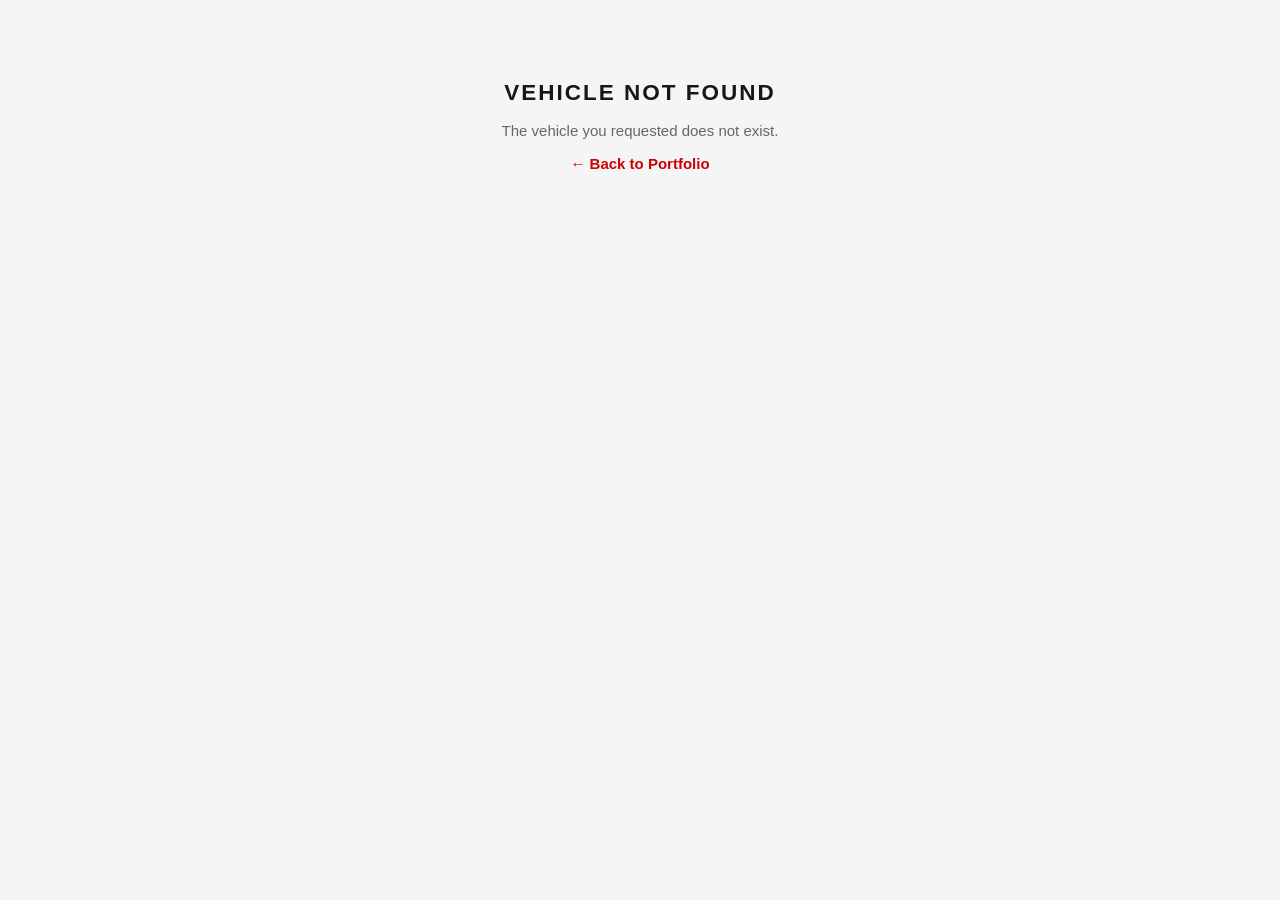
<file: product.html>
<!DOCTYPE html>
<html lang="en">
<head>
  <meta charset="UTF-8" />
  <meta name="viewport" content="width=device-width, initial-scale=1.0" />
  <title>Snoeks – Product Detail</title>
  <link rel="stylesheet" href="styles.css" />
</head>
<body class="detail-page">

  <script src="auth.js"></script>
  <header>
    <div class="header-inner">
      <a href="index.html" class="logo">
        <img src="Snoeks brand.png" alt="Snoeks Automotive" class="logo-img" />
      </a>
      <a href="index.html" class="back-link">← Back</a>
      <!-- ── PM Login icon button (far right) ──────────────────────── -->
      <button id="pm-login-icon-btn" title="Login" aria-label="Login">
        <svg id="pm-icon-user" xmlns="http://www.w3.org/2000/svg" viewBox="0 0 24 24" fill="none" stroke="currentColor" stroke-width="2" stroke-linecap="round" stroke-linejoin="round"><circle cx="12" cy="8" r="4"/><path d="M4 20c0-4 3.6-7 8-7s8 3 8 7"/></svg>
        <svg id="pm-icon-check" xmlns="http://www.w3.org/2000/svg" viewBox="0 0 24 24" fill="none" stroke="currentColor" stroke-width="2.5" stroke-linecap="round" stroke-linejoin="round" style="display:none"><circle cx="12" cy="8" r="4"/><polyline points="7 13 10 16 17 11"/></svg>
      </button>
      <!-- ── PM Login popover ──────────────────────────────────────── -->
      <div id="pm-login-pop" style="display:none">
        <div id="pm-pop-login">
          <p class="pm-pop-title">Product Manager Login</p>
          <label class="pm-pop-label">Username</label>
          <input id="pm-pop-user" type="text" autocomplete="username" placeholder="Product Managers" />
          <label class="pm-pop-label">Password</label>
          <input id="pm-pop-pw" type="password" autocomplete="current-password" placeholder="••••••" />
          <p id="pm-pop-error">Incorrect credentials</p>
          <button id="pm-pop-btn">Login</button>
        </div>
        <div id="pm-pop-out" style="display:none">
          <svg xmlns="http://www.w3.org/2000/svg" viewBox="0 0 24 24" fill="none" stroke="#22c55e" stroke-width="2.5" stroke-linecap="round" stroke-linejoin="round" width="28" height="28"><circle cx="12" cy="8" r="4"/><polyline points="7 13 10 16 17 11"/></svg>
          <span id="pm-pop-name">Product Managers</span>
          <button id="pm-pop-logout">Logout</button>
        </div>
      </div>
    </div>
  </header>

  <div class="breadcrumb-bar">
    <div class="breadcrumb-inner">
      <a href="index.html">Product Portfolio</a>
      <span class="bc-sep">›</span>
      <span id="bc-brand"></span>
      <span class="bc-sep">›</span>
      <span id="bc-product"></span>
    </div>
  </div>

  <main class="detail-main">

    <!-- ── Images + Meta ──────────────────────────────── -->
    <section class="detail-top">

      <div class="detail-images">

        <div class="image-card" id="vehicle-img-card">
          <div class="image-label">Vehicle</div>
          <div class="vehicle-placeholder" id="vehicle-img">
            <img id="vehicle-photo" src="" alt="" loading="lazy" />
            <div class="vp-fallback" id="vp-fallback">
              <div class="vp-brand" id="vp-abbr"></div>
              <div class="vp-van"   id="vp-van"></div>
            </div>
          </div>
          <button class="img-edit-icon-btn" id="vehicle-img-edit-btn">&#9998;</button>
          <div class="img-edit-overlay" id="vehicle-img-edit-overlay" style="display:none">
            <label class="img-upload-btn">
              <input type="file" accept="image/*" id="vehicle-img-upload" style="display:none"/>
              Upload
            </label>
            <button class="img-remove-btn" id="vehicle-img-remove">Remove</button>
          </div>
        </div>

        <div class="image-card" id="product-img-card">
          <div class="image-label">Snoeks Product</div>
          <div class="product-placeholder" id="product-img">
            <img id="product-photo" src="" alt="" loading="lazy" style="display:none" />
            <div class="pp-fallback" id="pp-fallback">
              <div class="pp-type"  id="pp-type">Select Product</div>
              <div class="pp-label" id="pp-label">Choose type &amp; fitment below</div>
            </div>
          </div>
          <button class="img-edit-icon-btn" id="product-img-edit-btn">&#9998;</button>
          <div class="img-edit-overlay" id="product-img-edit-overlay" style="display:none">
            <label class="img-upload-btn">
              <input type="file" accept="image/*" id="product-img-upload" style="display:none"/>
              Upload
            </label>
            <button class="img-remove-btn" id="product-img-remove">Remove</button>
          </div>
        </div>

      </div>

      <div class="detail-meta">
        <div class="meta-header">
          <div class="meta-eyebrow" id="meta-eyebrow"></div>
          <div class="meta-title"   id="meta-title"></div>
          <button class="mkt-edit-btn" id="meta-edit-btn" style="margin-top:8px">Edit</button>
        </div>
        <div class="meta-body">
          <table class="meta-table">
            <tbody>
              <tr><td>Brand</td>           <td id="m-brand"></td></tr>
              <tr><td>Van Model</td>        <td id="m-van"></td></tr>
              <tr><td>Segment</td>          <td id="m-segment"></td></tr>
              <tr><td>Van Type</td>         <td id="m-vantype">—</td></tr>
              <tr><td>Market Intro</td>     <td id="m-marketintro">—</td></tr>
              <tr><td>Product Type</td>     <td id="m-type">—</td></tr>
              <tr><td>Market Segment</td>   <td id="m-fitment">—</td></tr>
            </tbody>
          </table>
        </div>
      </div>

    </section>

    <!-- ── Product Selection ─────────────────────────── -->
    <section class="product-selector-section">
      <div class="selector-header">
        Select Your Product
        <button class="mkt-edit-btn" id="selector-edit-btn" style="font-size:0.72rem;padding:4px 10px;float:right;margin-top:-2px">Edit</button>
      </div>
      <div class="selector-body">

        <div class="selector-step" id="step-type">
          <div class="selector-step-label">
            <span class="selector-step-num">1</span>
            Product Type
          </div>
          <div class="selector-btns" id="type-selector-btns"></div>
        </div>

        <div class="selector-divider"></div>

        <div class="selector-step selector-step--locked" id="step-fitment">
          <div class="selector-step-label">
            <span class="selector-step-num">2</span>
            Market Segment
          </div>
          <div class="selector-btns" id="fitment-selector-btns">
            <span class="selector-hint">Select a product type first</span>
          </div>
        </div>

      </div>
      <div id="selector-edit-panel" style="display:none;padding:12px 0 0"></div>
    </section>

    <!-- ── Tabs ─────────────────────────────────────────── -->
    <section class="detail-tabs-section">

      <div class="tabs-lock-overlay" id="tabs-lock">
        <p>Select a product type and fitment above to view product details</p>
      </div>

      <div class="tabs-bar" role="tablist">
        <button class="tab-btn active" data-tab="market" role="tab">Market Presence</button>
        <button class="tab-btn"        data-tab="images" role="tab">Marketing Tools</button>
      </div>

      <!-- Tab: Market Presence -->
      <div class="tab-panel active" id="tab-market">
        <div class="tab-header">
          <h2>Market Presence</h2>
          <p>Market introduction, pricing, active markets and Certificate of Conformity availability.</p>
        </div>
        <div id="market-content"></div>
      </div>

      <!-- Tab: Marketing Tools -->
      <div class="tab-panel" id="tab-images">
        <div class="tab-header">
          <h2>Marketing Tools</h2>
          <p>Brochures, price lists, and official product imagery for this configuration.</p>
        </div>
        <div id="marketing-tools-content"></div>
      </div>

    </section>

  </main>

  <footer>
    <div class="footer-inner">
      <span>&copy; 2026 Snoeks Automotive B.V. — All rights reserved.</span>
      <span>Product Portfolio v2.0</span>
    </div>
  </footer>

  <script src="data.js"></script>
  <script src="product.js"></script>
</body>
</html>
</file>
<file: styles.css>
/* ═══════════════════════════════════════════════════════════════
   SNOEKS AUTOMOTIVE – Product Portfolio Design System
   Clean & Futuristic Edition
═══════════════════════════════════════════════════════════════ */
*, *::before, *::after { box-sizing: border-box; margin: 0; padding: 0; }

:root {
  --red:          #CC0000;
  --red-dark:     #A80000;
  --red-glow:     rgba(204,0,0,0.18);
  --dark:         #1E1E1E;
  --dark-2:       #2D2D2D;
  --dark-3:       #3A3A3A;
  --surface:      #141414;
  --white:        #FFFFFF;
  --grey-0:       #F5F5F5;
  --grey-1:       #EEEEEE;
  --grey-2:       #E0E0E0;
  --grey-3:       #AAAAAA;
  --text:         #171717;
  --text-muted:   #6B6B6B;
  --text-faint:   #999999;

  --radius:       2px;
  --radius-lg:    3px;
  --shadow-sm:    0 1px 4px rgba(0,0,0,0.07);
  --shadow:       0 4px 18px rgba(0,0,0,0.09);
  --shadow-lg:    0 8px 40px rgba(0,0,0,0.13);
  --shadow-red:   0 6px 28px rgba(204,0,0,0.14);
  --transition:   0.15s ease;
  --transition-md:0.25s ease;
}

body {
  font-family: 'Segoe UI', 'Inter', Arial, sans-serif;
  font-size: 15.5px; /* slightly larger base */
  background: var(--grey-0);
  color: var(--text);
  min-height: 100vh;
  display: flex;
  flex-direction: column;
  font-size: 15px;
  -webkit-font-smoothing: antialiased;
}

a { color: inherit; text-decoration: none; }
button { font-family: inherit; cursor: pointer; }

/* ── HEADER ───────────────────────────────────────────────────────── */
header {
  background: var(--red);
  height: 48px;
  position: sticky;
  top: 0;
  z-index: 300;
  box-shadow: 0 2px 10px rgba(0,0,0,0.25);
}

.header-inner {
  max-width: 1400px;
  margin: 0 auto;
  padding: 0 28px;
  height: 100%;
  display: flex;
  align-items: center;
  gap: 16px;
}

.logo {
  display: flex;
  align-items: center;
  text-decoration: none;
  flex-shrink: 0;
}

.logo-img {
  height: 26px;
  width: auto;
  display: block;
  filter: brightness(0) invert(1);
}

.header-title {
  font-size: 0.72rem;
  font-weight: 700;
  letter-spacing: 2.5px;
  text-transform: uppercase;
  color: rgba(255,255,255,0.75);
  flex: 1;
}

/* ── PM Login icon button ─────────────────────────────────────────── */
#pm-login-icon-btn {
  width: 34px;
  height: 34px;
  border-radius: 50%;
  border: 2px solid rgba(255,255,255,0.45);
  background: rgba(255,255,255,0.12);
  color: #fff;
  display: flex;
  align-items: center;
  justify-content: center;
  cursor: pointer;
  flex-shrink: 0;
  margin-left: auto;
  transition: background 0.15s, border-color 0.15s;
}
#pm-login-icon-btn:hover {
  background: rgba(255,255,255,0.22);
  border-color: rgba(255,255,255,0.7);
}
#pm-login-icon-btn.pm-icon-btn--active {
  background: rgba(255,255,255,0.2);
  border-color: #86efac;
}
#pm-login-icon-btn svg {
  width: 18px;
  height: 18px;
}

/* ── PM Login popover ─────────────────────────────────────────────── */
#pm-login-pop {
  position: fixed;
  top: 56px;
  right: 20px;
  z-index: 9999;
  background: #1a1a1a;
  border: 1px solid rgba(255,255,255,0.12);
  border-radius: 10px;
  box-shadow: 0 12px 40px rgba(0,0,0,0.6);
  flex-direction: column;
  min-width: 260px;
  overflow: hidden;
}
#pm-pop-login {
  display: flex;
  flex-direction: column;
  padding: 20px 20px 16px;
  gap: 6px;
}
.pm-pop-title {
  font-size: 0.8rem;
  font-weight: 700;
  color: #fff;
  letter-spacing: 0.04em;
  margin: 0 0 8px;
}
.pm-pop-label {
  font-size: 0.68rem;
  font-weight: 600;
  color: rgba(255,255,255,0.55);
  text-transform: uppercase;
  letter-spacing: 0.08em;
  margin-top: 4px;
}
#pm-pop-user,
#pm-pop-pw {
  height: 36px;
  padding: 0 12px;
  border-radius: 6px;
  border: 1px solid rgba(255,255,255,0.2);
  background: rgba(255,255,255,0.08);
  color: #fff;
  font-size: 0.85rem;
  outline: none;
  transition: border-color 0.15s, background 0.15s;
}
#pm-pop-user:focus,
#pm-pop-pw:focus {
  border-color: rgba(255,255,255,0.55);
  background: rgba(255,255,255,0.12);
}
#pm-pop-user::placeholder,
#pm-pop-pw::placeholder { color: rgba(255,255,255,0.25); }
#pm-pop-error {
  font-size: 0.72rem;
  color: #f87171;
  display: none;
  margin: 2px 0 0;
}
#pm-pop-btn {
  margin-top: 10px;
  height: 36px;
  border-radius: 6px;
  border: none;
  background: var(--red);
  color: #fff;
  font-size: 0.8rem;
  font-weight: 700;
  letter-spacing: 0.06em;
  cursor: pointer;
  transition: opacity 0.15s;
}
#pm-pop-btn:hover { opacity: 0.85; }
#pm-pop-out {
  padding: 16px 20px;
  flex-direction: row;
  align-items: center;
  gap: 12px;
  border-top: 1px solid rgba(255,255,255,0.08);
}
#pm-pop-name {
  font-size: 0.8rem;
  font-weight: 700;
  color: #fff;
  flex: 1;
}
#pm-pop-logout {
  height: 28px;
  padding: 0 12px;
  border-radius: 6px;
  border: 1px solid rgba(255,255,255,0.25);
  background: transparent;
  color: rgba(255,255,255,0.65);
  font-size: 0.72rem;
  cursor: pointer;
  transition: border-color 0.15s, color 0.15s;
}
#pm-pop-logout:hover { border-color: rgba(255,255,255,0.55); color: #fff; }

.header-tag {
  font-size: 0.62rem;
  letter-spacing: 3.5px;
  text-transform: uppercase;
  color: var(--text-faint);
  font-weight: 700;
}

.back-link {
  font-size: 0.68rem;
  font-weight: 700;
  letter-spacing: 1.5px;
  text-transform: uppercase;
  color: rgba(255,255,255,0.75);
  transition: color var(--transition);
  display: flex;
  align-items: center;
  gap: 6px;
  flex: 1;
}

.back-link:hover { color: #fff; }

/* ── HERO ──────────────────────────────────────────────────────────── */
.hero {
  background: var(--red);
  padding: 28px 32px 24px;
  position: relative;
  overflow: hidden;
}

/* Geometric grid overlay */
.hero::before {
  content: '';
  position: absolute;
  inset: 0;
  background-image:
    linear-gradient(rgba(0,0,0,0.07) 1px, transparent 1px),
    linear-gradient(90deg, rgba(0,0,0,0.07) 1px, transparent 1px);
  background-size: 52px 52px;
  pointer-events: none;
  z-index: 0;
}

/* Diagonal light sweep */
.hero::after {
  content: '';
  position: absolute;
  top: -60%;
  right: -5%;
  width: 55%;
  height: 220%;
  background: linear-gradient(125deg, transparent 0%, rgba(255,255,255,0.06) 50%, transparent 100%);
  pointer-events: none;
  z-index: 0;
}

.hero-inner {
  max-width: 1400px;
  margin: 0 auto;
  position: relative;
  z-index: 1;
}

.hero-eyebrow {
  font-size: 0.6rem;
  text-transform: uppercase;
  letter-spacing: 5px;
  color: rgba(255,255,255,0.55);
  font-weight: 800;
  margin-bottom: 8px;
  display: flex;
  align-items: center;
  gap: 10px;
}

.hero-eyebrow::before {
  content: '';
  display: inline-block;
  width: 24px;
  height: 1px;
  background: rgba(255,255,255,0.4);
}

.hero h1 {
  font-size: clamp(1.4rem, 3vw, 2rem);
  font-weight: 900;
  color: var(--white);
  text-transform: uppercase;
  letter-spacing: 1px;
  line-height: 1.05;
  margin-bottom: 18px;
}

.hero-desc {
  color: rgba(255,255,255,0.72);
  font-size: 0.82rem;
  max-width: 580px;
  line-height: 1.7;
  letter-spacing: 0.2px;
  margin-top: 6px;
}

/* ── OVERVIEW SECTION (two info squares) ─────────────────────────── */
.overview-section {
  background: var(--dark);
  border-bottom: 1px solid rgba(255,255,255,0.05);
}

.overview-inner {
  max-width: 1400px;
  margin: 0 auto;
  padding: 28px 32px;
  display: grid;
  grid-template-columns: 1fr 1fr;
  gap: 16px;
}

.overview-card {
  background: rgba(255,255,255,0.03);
  border: 1px solid rgba(255,255,255,0.07);
  overflow: clip;
  position: relative;
}

.overview-card::before {
  content: '';
  position: absolute;
  top: 0; left: 0; right: 0;
  height: 2px;
  background: var(--red);
}

.overview-card-header {
  padding: 18px 22px 14px;
  border-bottom: 1px solid rgba(255,255,255,0.06);
  display: flex;
  flex-wrap: wrap;
  align-items: flex-start;
  gap: 8px;
}

.overview-card-eyebrow {
  font-size: 0.52rem;
  font-weight: 900;
  letter-spacing: 5px;
  color: var(--red);
  margin-bottom: 7px;
  font-variant-numeric: tabular-nums;
}

.overview-card-title {
  font-size: 0.82rem;
  font-weight: 900;
  text-transform: uppercase;
  letter-spacing: 2.5px;
  color: var(--white);
  margin-bottom: 4px;
}

.overview-card-sub {
  font-size: 0.73rem;
  color: rgba(255,255,255,0.38);
  font-weight: 500;
}

.overview-card-body { padding: 18px 22px; }

/* Market presence table */
.overview-table {
  width: 100%;
  border-collapse: collapse;
  font-size: 0.76rem;
  margin-bottom: 16px;
}

.overview-table th {
  text-align: left;
  padding: 5px 8px;
  font-size: 0.52rem;
  font-weight: 800;
  letter-spacing: 2px;
  text-transform: uppercase;
  color: rgba(255,255,255,0.28);
  border-bottom: 1px solid rgba(255,255,255,0.06);
  white-space: nowrap;
}

.overview-table td {
  padding: 6px 8px;
  color: rgba(255,255,255,0.6);
  border-bottom: 1px solid rgba(255,255,255,0.04);
  white-space: nowrap;
}

.overview-table tbody tr:last-child td { border-bottom: none; }
.overview-table tbody tr:hover td { color: rgba(255,255,255,0.85); background: rgba(255,255,255,0.02); }

.ov-snoeks  { color: rgba(255,255,255,0.92) !important; font-weight: 800; font-variant-numeric: tabular-nums; }
.ov-comp    { color: rgba(255,255,255,0.38) !important; font-variant-numeric: tabular-nums; }
.ov-delta   { font-weight: 800; font-size: 0.68rem; font-variant-numeric: tabular-nums; }
.ov-delta.pos { color: #5FD47A; }

.overview-stats-row {
  display: grid;
  grid-template-columns: repeat(4, 1fr);
  gap: 1px;
  background: rgba(255,255,255,0.06);
}

.overview-stat {
  background: rgba(0,0,0,0.35);
  padding: 11px 10px;
  display: flex;
  flex-direction: column;
  gap: 4px;
}

.ov-stat-val {
  font-size: 1.05rem;
  font-weight: 900;
  color: var(--white);
  font-variant-numeric: tabular-nums;
  letter-spacing: -0.5px;
}

.ov-stat-lbl {
  font-size: 0.52rem;
  font-weight: 700;
  text-transform: uppercase;
  letter-spacing: 1.5px;
  color: rgba(255,255,255,0.3);
}

.ov-footnote {
  font-size: 0.6rem;
  color: rgba(255,255,255,0.22);
  margin-top: 8px;
  font-style: italic;
}

/* Wide card spans full grid width */
.overview-card--wide {
  grid-column: 1 / -1;
}

/* ── Market summary stats grid ───────────────────────────────────── */
.market-summary-grid {
  display: grid;
  grid-template-columns: repeat(4, 1fr);
  gap: 1px;
  background: rgba(255,255,255,0.06);
  margin-bottom: 16px;
}

.ms-stat {
  background: rgba(0,0,0,0.35);
  padding: 14px 16px;
  display: flex;
  flex-direction: column;
  gap: 3px;
}

.ms-val-row {
  display: flex;
  align-items: baseline;
  gap: 3px;
}

.ms-val {
  font-size: 1.9rem;
  font-weight: 900;
  color: var(--white);
  font-variant-numeric: tabular-nums;
  letter-spacing: -1.5px;
  line-height: 1;
}

.ms-of {
  font-size: 0.9rem;
  font-weight: 700;
  color: rgba(255,255,255,0.3);
  letter-spacing: -0.5px;
}

.ms-label {
  font-size: 0.52rem;
  font-weight: 800;
  text-transform: uppercase;
  letter-spacing: 1.5px;
  color: rgba(255,255,255,0.45);
  margin-top: 4px;
}

.ms-sub {
  font-size: 0.58rem;
  color: rgba(255,255,255,0.22);
}

/* ── Segment coverage bars ───────────────────────────────────────── */
.market-seg-summary {
  display: flex;
  flex-direction: column;
  gap: 7px;
  margin-bottom: 16px;
}

.mss-item {
  display: flex;
  align-items: center;
  gap: 10px;
}

.mss-seg {
  font-size: 0.5rem;
  font-weight: 900;
  letter-spacing: 1px;
  color: var(--red);
  width: 32px;
  flex-shrink: 0;
}

.mss-bar {
  flex: 1;
  height: 4px;
  background: rgba(255,255,255,0.07);
  border-radius: 2px;
  overflow: hidden;
}

.mss-fill {
  display: block;
  height: 100%;
  background: var(--red);
  border-radius: 2px;
}

.mss-pct {
  font-size: 0.58rem;
  font-weight: 700;
  color: rgba(255,255,255,0.4);
  white-space: nowrap;
  width: 90px;
  text-align: right;
  flex-shrink: 0;
}

.mss-pct em {
  font-style: normal;
  color: rgba(255,255,255,0.75);
}

/* ── Toggle button ───────────────────────────────────────────────── */
.matrix-toggle-btn {
  display: flex;
  align-items: center;
  justify-content: center;
  width: 100%;
  padding: 9px 16px;
  margin-top: 16px;
  background: rgba(255,255,255,0.03);
  border: 1px solid rgba(255,255,255,0.1);
  color: rgba(255,255,255,0.45);
  font-size: 0.57rem;
  font-weight: 800;
  letter-spacing: 2px;
  text-transform: uppercase;
  cursor: pointer;
  transition: border-color 0.2s ease, color 0.2s ease, background 0.2s ease;
}

.matrix-toggle-btn:hover,
.matrix-toggle-btn--open {
  border-color: rgba(204,0,0,0.35);
  color: rgba(255,255,255,0.75);
  background: rgba(204,0,0,0.05);
}

/* ── Collapsible table panel ─────────────────────────────────────── */
.matrix-collapsible {
  display: none;
  margin-top: 14px;
}

.matrix-collapsible--open {
  display: block;
}

/* Uncovered rows (no Snoeks product) */
.mm-row--uncovered td {
  opacity: 0.45;
}


/* Market matrix legend */
.matrix-legend {
  display: flex;
  align-items: center;
  gap: 8px;
  flex-wrap: wrap;
  margin-bottom: 14px;
  font-size: 0.62rem;
  color: rgba(255,255,255,0.38);
  font-weight: 600;
  letter-spacing: 0.5px;
}

.matrix-badge {
  display: inline-flex;
  align-items: center;
  justify-content: center;
  width: 20px;
  height: 20px;
  border-radius: 3px;
  font-size: 0.6rem;
  font-weight: 900;
  letter-spacing: 0;
  flex-shrink: 0;
}
.matrix-badge--s {
  background: var(--red);
  color: #fff;
}
.matrix-badge--d {
  background: #dbeafe;
  color: #1d4ed8;
  border: 1px solid rgba(29,78,216,0.3);
}

.matrix-fit-tag {
  display: inline-flex;
  align-items: center;
  padding: 1px 5px;
  border-radius: 3px;
  font-size: 0.52rem;
  font-weight: 800;
  letter-spacing: 0.5px;
  background: rgba(255,255,255,0.07);
  color: rgba(255,255,255,0.5);
  border: 1px solid rgba(255,255,255,0.1);
  margin-left: 8px;
}
.matrix-fit-tag--af {
  background: rgba(204,0,0,0.12);
  color: rgba(204,0,0,0.7);
  border-color: rgba(204,0,0,0.2);
}

/* Market matrix scroll wrapper */
.matrix-scroll {
  overflow-x: auto;
  margin-bottom: 10px;
}

/* Market matrix table */
.market-matrix {
  width: 100%;
  border-collapse: collapse;
  font-size: 0.71rem;
  min-width: 900px;
  table-layout: fixed;
}

.market-matrix th.mm-seg     { width: 36px; }
.market-matrix th.mm-vehicle { width: auto; }
.market-matrix th.mm-prod    { width: 260px; } /* each product group = 2 × 130px */
.mm-del-th                   { width: 32px !important; }
.mm-subhead th:nth-child(n+3):not(.mm-del-th) { width: 130px; }

.market-matrix thead th {
  position: sticky;
  top: 0;
  z-index: 5;
  background: #1e1e1e;
}
.market-matrix th {
  padding: 5px 10px;
  font-size: 0.5rem;
  font-weight: 800;
  letter-spacing: 1.5px;
  text-transform: uppercase;
  color: rgba(255,255,255,0.28);
  border-bottom: 1px solid rgba(255,255,255,0.08);
  text-align: center;
  white-space: nowrap;
}
.market-matrix th.mm-vehicle,
.market-matrix th.mm-seg {
  text-align: left;
}
.market-matrix th.mm-prod {
  border-left: 1px solid rgba(255,255,255,0.06);
  color: rgba(255,255,255,0.42);
  font-size: 0.54rem;
}

.mm-subhead th {
  font-size: 0.48rem;
  color: rgba(255,255,255,0.2);
  padding: 3px 10px 6px;
  border-bottom: 1px solid rgba(255,255,255,0.06);
}
.mm-subhead th:nth-child(n+3) {
  border-left: 1px solid rgba(255,255,255,0.04);
}

.market-matrix td {
  padding: 4px 8px;
  border-bottom: 1px solid rgba(0,0,0,0.07);
  color: rgba(0,0,0,0.65);
  vertical-align: middle;
}

.mm-seg-cell {
  font-size: 0.5rem;
  font-weight: 800;
  letter-spacing: 1px;
  color: rgba(255,255,255,0.22) !important;
  text-transform: uppercase;
  white-space: nowrap;
  padding-right: 4px !important;
}

.mm-vehicle-cell {
  font-size: 0.72rem;
  font-weight: 700;
  color: rgba(255,255,255,0.75) !important;
  line-height: 1.3;
}
.mm-vehicle-cell .mm-sub {
  display: block;
  font-size: 0.57rem;
  font-weight: 500;
  color: rgba(255,255,255,0.28);
  margin-top: 1px;
}

.mm-cell {
  text-align: center;
  border-left: 1px solid rgba(255,255,255,0.04);
  width: 130px;
}
.mm-cell .matrix-badge {
  margin: 1px;
}

.mm-group-label td {
  padding: 7px 8px 2px;
  border-bottom: none;
}
.mm-group-add-row td {
  padding: 3px 8px 6px;
  border-bottom: none;
  text-align: right;
}
.mm-group-add-btn {
  padding: 3px 10px;
  background: rgba(0,0,0,0.04);
  border: 1px dashed rgba(0,0,0,0.22);
  border-radius: 3px;
  color: rgba(0,0,0,0.4);
  font-size: 0.55rem;
  font-weight: 800;
  letter-spacing: 1px;
  text-transform: uppercase;
  cursor: pointer;
  white-space: nowrap;
}
.mm-group-add-btn:hover {
  background: rgba(0,0,0,0.07);
  border-color: rgba(0,0,0,0.38);
  color: rgba(0,0,0,0.6);
}
.mm-seg-badge {
  display: inline-flex;
  align-items: center;
  padding: 2px 7px;
  border-radius: 3px;
  background: rgba(204,0,0,0.12);
  border: 1px solid rgba(204,0,0,0.25);
  color: var(--red);
  font-size: 0.52rem;
  font-weight: 900;
  letter-spacing: 1px;
  margin-right: 8px;
}
.mm-group-label td {
  font-size: 0.58rem;
  font-weight: 700;
  letter-spacing: 1px;
  text-transform: uppercase;
  color: rgba(255,255,255,0.3);
}

.market-matrix tbody tr:not(.mm-group-label):hover td {
  background: rgba(255,255,255,0.02);
}

/* Product type list */
.product-type-list {
  display: grid;
  grid-template-columns: repeat(3, 1fr);
  gap: 12px;
}

.product-type-item {
  padding: 18px 18px;
  background: rgba(0,0,0,0.25);
  border-left: 2px solid var(--red);
  transition: background var(--transition);
}

.product-type-item:hover { background: rgba(255,255,255,0.04); }

.pt-label {
  font-size: 0.65rem;
  font-weight: 900;
  text-transform: uppercase;
  letter-spacing: 2px;
  color: rgba(255,255,255,0.9);
  margin-bottom: 5px;
}

.pt-badge {
  display: inline-block;
  font-size: 0.5rem;
  font-weight: 800;
  letter-spacing: 1.5px;
  text-transform: uppercase;
  padding: 1px 6px;
  margin-left: 6px;
  vertical-align: middle;
  background: var(--red);
  color: var(--white);
  position: relative;
  top: -1px;
}

.pt-badge--oem {
  background: rgba(0, 80, 200, 0.7);
}

.pt-desc {
  font-size: 0.76rem;
  color: rgba(255,255,255,0.42);
  line-height: 1.65;
}

/* ── CATALOG LAYOUT ────────────────────────────────────────────────── */
.catalog-layout {
  display: grid;
  grid-template-columns: 260px 1fr;
  gap: 24px;
  max-width: 1400px;
  margin: 28px auto;
  padding: 0 32px;
  flex: 1;
  width: 100%;
  align-items: start;
}

/* ── FILTERS PANEL ─────────────────────────────────────────────────── */
.filters-panel {
  background: var(--white);
  border: 1px solid var(--grey-2);
  box-shadow: var(--shadow-sm);
  position: sticky;
  top: 80px;
}

.filters-header {
  background: var(--dark);
  padding: 11px 18px;
  display: flex;
  align-items: center;
  justify-content: space-between;
  border-bottom: 1px solid rgba(255,255,255,0.04);
}

.filters-header h2 {
  font-size: 0.58rem;
  font-weight: 900;
  letter-spacing: 3.5px;
  text-transform: uppercase;
  color: rgba(255,255,255,0.65);
}

#reset-btn {
  font-size: 0.56rem;
  font-weight: 700;
  letter-spacing: 1.5px;
  text-transform: uppercase;
  color: rgba(255,255,255,0.35);
  background: none;
  border: 1px solid rgba(255,255,255,0.12);
  padding: 3px 9px;
  transition: all var(--transition);
}

#reset-btn:hover { border-color: var(--red); color: var(--red); }

.filter-group {
  padding: 15px 18px;
  border-bottom: 1px solid var(--grey-2);
}

.filter-group:last-child { border-bottom: none; }

.filter-label {
  display: flex;
  align-items: center;
  gap: 8px;
  font-size: 0.57rem;
  font-weight: 900;
  text-transform: uppercase;
  letter-spacing: 2.5px;
  color: var(--text-muted);
  margin-bottom: 10px;
}

.filter-number {
  width: 16px;
  height: 16px;
  border-radius: 50%;
  background: var(--red);
  color: var(--white);
  font-size: 0.55rem;
  font-weight: 900;
  display: flex;
  align-items: center;
  justify-content: center;
  flex-shrink: 0;
}

.chip-group { display: flex; flex-wrap: wrap; gap: 4px; }

.chip {
  background: var(--grey-0);
  border: 1px solid var(--grey-2);
  color: var(--text-muted);
  padding: 4px 9px;
  font-size: 0.7rem;
  font-weight: 600;
  cursor: pointer;
  transition: all var(--transition);
  white-space: nowrap;
  letter-spacing: 0.2px;
}

.chip:hover { border-color: var(--red); color: var(--red); }

.chip.active {
  background: var(--red);
  border-color: var(--red);
  color: var(--white);
}

.chip--type:hover  { border-color: var(--dark); color: var(--dark); }
.chip--type.active { background: var(--dark); border-color: var(--dark); color: var(--white); }
.chip--fitment:hover  { border-color: #1d6fa4; color: #1d6fa4; }
.chip--fitment.active { background: #1d6fa4; border-color: #1d6fa4; color: #fff; }

.segment-legend {
  margin-top: 9px;
  display: flex;
  flex-direction: column;
  gap: 2px;
}

.legend-item { font-size: 0.66rem; color: var(--text-muted); }
.legend-item strong { color: var(--text); margin-right: 4px; }

.filter-optional {
  font-size: 0.52rem;
  font-weight: 600;
  color: var(--grey-3);
  background: var(--grey-1);
  padding: 1px 5px;
  letter-spacing: 1px;
  text-transform: uppercase;
}

/* ── PRODUCTS SECTION ──────────────────────────────────────────────── */
.products-section { min-width: 0; }

.results-bar {
  display: flex;
  align-items: center;
  justify-content: space-between;
  margin-bottom: 16px;
  flex-wrap: wrap;
  gap: 10px;
}

#results-count {
  font-size: 0.65rem;
  font-weight: 800;
  letter-spacing: 2.5px;
  text-transform: uppercase;
  color: var(--text-muted);
}

.results-bar-right { display: flex; gap: 8px; align-items: center; }

#sort-select {
  padding: 6px 11px;
  border: 1px solid var(--grey-2);
  font-size: 0.76rem;
  background: var(--white);
  cursor: pointer;
  color: var(--text);
  transition: border-color var(--transition);
  font-family: inherit;
}

#sort-select:focus { outline: none; border-color: var(--red); }

/* ── PRODUCT GRID ──────────────────────────────────────────────────── */
.product-grid {
  display: grid;
  grid-template-columns: repeat(auto-fill, minmax(240px, 1fr));
  gap: 14px;
}

/* ── PRODUCT CARD ──────────────────────────────────────────────────── */
.product-card {
  background: var(--white);
  border: 1px solid var(--grey-2);
  box-shadow: var(--shadow-sm);
  overflow: hidden;
  cursor: pointer;
  transition: transform var(--transition-md), box-shadow var(--transition-md), border-color var(--transition-md);
  display: flex;
  flex-direction: column;
  text-decoration: none;
  color: inherit;
  position: relative;
}

.product-card:hover {
  transform: translateY(-4px);
  box-shadow: 0 12px 36px rgba(0,0,0,0.13), 0 0 0 1px rgba(204,0,0,0.25);
  border-color: rgba(204,0,0,0.2);
}

.product-card::after {
  content: '';
  position: absolute;
  top: 0; left: 0; right: 0;
  height: 2px;
  background: var(--red);
  transform: scaleX(0);
  transform-origin: left;
  transition: transform var(--transition-md);
  z-index: 2;
}

.product-card:hover::after { transform: scaleX(1); }

.card-image {
  aspect-ratio: 5/3;
  position: relative;
  overflow: hidden;
  background: #0D0D0D;
}

.card-image > img {
  width: 100%;
  height: 100%;
  object-fit: cover;
  display: block;
  transition: transform 0.4s ease;
}

.product-card:hover .card-image > img { transform: scale(1.05); }

.card-img-fallback {
  position: absolute;
  inset: 0;
  display: flex;
  flex-direction: column;
  align-items: center;
  justify-content: center;
  gap: 4px;
}

.ci-abbr {
  font-size: 1.9rem;
  font-weight: 900;
  letter-spacing: 3px;
}

.ci-van {
  font-size: 0.6rem;
  font-weight: 700;
  text-align: center;
  padding: 0 12px;
  text-transform: uppercase;
  letter-spacing: 2px;
}

.ci-segment {
  position: absolute;
  top: 9px;
  right: 9px;
  font-size: 0.55rem;
  font-weight: 900;
  letter-spacing: 1.5px;
  text-transform: uppercase;
  padding: 3px 7px;
  background: rgba(0,0,0,0.6);
  color: rgba(255,255,255,0.9);
  backdrop-filter: blur(4px);
}

.card-body {
  padding: 13px 15px 16px;
  flex: 1;
  display: flex;
  flex-direction: column;
  gap: 5px;
  border-top: 1px solid var(--grey-2);
}

.card-badges { display: flex; gap: 4px; flex-wrap: wrap; }

.badge {
  display: inline-block;
  padding: 2px 6px;
  font-size: 0.57rem;
  font-weight: 800;
  text-transform: uppercase;
  letter-spacing: 0.5px;
  background: var(--grey-1);
  color: var(--text-muted);
  border: 1px solid var(--grey-2);
}

.badge--type { background: var(--grey-1); color: var(--dark); border-color: var(--grey-2); }

.card-brand {
  font-size: 0.57rem;
  font-weight: 800;
  text-transform: uppercase;
  letter-spacing: 3px;
  color: var(--text-faint);
}

.card-van {
  font-size: 0.98rem;
  font-weight: 900;
  color: var(--text);
  text-transform: uppercase;
  letter-spacing: 0.5px;
}

.card-cta {
  margin-top: auto;
  font-size: 0.62rem;
  font-weight: 800;
  color: var(--red);
  letter-spacing: 2px;
  text-transform: uppercase;
  padding-top: 7px;
  display: flex;
  align-items: center;
  gap: 5px;
  transition: gap var(--transition);
}

.product-card:hover .card-cta { gap: 8px; }

/* ── NO RESULTS ────────────────────────────────────────────────────── */
.no-results {
  text-align: center;
  padding: 80px 20px;
  color: var(--text-muted);
  background: var(--white);
  border: 1px solid var(--grey-2);
}

.no-results-icon { font-size: 2.5rem; margin-bottom: 16px; opacity: 0.2; }

.no-results h3 {
  font-size: 0.85rem;
  font-weight: 900;
  text-transform: uppercase;
  letter-spacing: 2.5px;
  margin-bottom: 8px;
  color: var(--text);
}

.no-results p { font-size: 0.83rem; }

.hidden { display: none !important; }

/* ── FOOTER ────────────────────────────────────────────────────────── */
footer {
  background: var(--surface);
  border-top: 2px solid var(--red);
  padding: 22px 32px;
  margin-top: 48px;
}

.footer-inner {
  max-width: 1400px;
  margin: 0 auto;
  display: flex;
  gap: 16px;
  justify-content: space-between;
  align-items: center;
  font-size: 0.62rem;
  color: rgba(255,255,255,0.3);
  letter-spacing: 2px;
  text-transform: uppercase;
}

/* ═══════════════════════════════════════════════════════════════
   DETAIL PAGE
═══════════════════════════════════════════════════════════════ */
.breadcrumb-bar {
  background: var(--white);
  border-bottom: 1px solid var(--grey-2);
  padding: 7px 32px;
}

.breadcrumb-inner {
  max-width: 1400px;
  margin: 0 auto;
  display: flex;
  align-items: center;
  gap: 8px;
  font-size: 0.67rem;
  color: var(--text-muted);
  font-weight: 600;
  letter-spacing: 0.5px;
  text-transform: uppercase;
}

.breadcrumb-inner a:hover { color: var(--red); }
.bc-sep { color: var(--grey-2); }

.detail-main {
  max-width: 1400px;
  margin: 28px auto;
  padding: 0 32px;
  flex: 1;
  width: 100%;
  display: flex;
  flex-direction: column;
  gap: 22px;
}

/* ── Detail top ── */
.detail-top {
  display: grid;
  grid-template-columns: 1fr 290px;
  gap: 22px;
  align-items: start;
}

.detail-images {
  display: grid;
  grid-template-columns: 20fr 9fr;
  gap: 14px;
}

.image-card {
  background: var(--white);
  border: 1px solid var(--grey-2);
  box-shadow: var(--shadow-sm);
  overflow: hidden;
  display: flex;
  flex-direction: column;
}

.image-label {
  padding: 7px 13px;
  font-size: 0.57rem;
  font-weight: 900;
  text-transform: uppercase;
  letter-spacing: 3px;
  color: var(--text-muted);
  border-bottom: 1px solid var(--grey-2);
  background: var(--grey-0);
}

.vehicle-placeholder {
  aspect-ratio: 5/3;
  flex-shrink: 0;
  position: relative;
  overflow: hidden;
  background: #0D0D0D;
}

.vehicle-placeholder > img {
  width: 100%;
  height: 100%;
  object-fit: cover;
  display: block;
}

.vp-fallback {
  position: absolute;
  inset: 0;
  display: flex;
  flex-direction: column;
  align-items: center;
  justify-content: center;
  gap: 8px;
}

.vp-brand { font-size: 2.6rem; font-weight: 900; letter-spacing: 3px; }
.vp-van   { font-size: 0.68rem; font-weight: 700; text-transform: uppercase; letter-spacing: 2px; }

.product-placeholder {
  flex: 1;
  position: relative;
  overflow: hidden;
  background: linear-gradient(135deg, #111111 0%, #222222 100%);
}

.product-placeholder > img {
  width: 100%;
  height: 100%;
  object-fit: cover;
  display: block;
}

.pp-fallback {
  position: absolute;
  inset: 0;
  display: flex;
  flex-direction: column;
  align-items: center;
  justify-content: center;
  gap: 10px;
}

.pp-icon  { display: none; }

.pp-type {
  font-size: 0.92rem;
  font-weight: 900;
  color: var(--white);
  text-transform: uppercase;
  letter-spacing: 2.5px;
}

.pp-label {
  font-size: 0.58rem;
  font-weight: 700;
  color: rgba(255,255,255,0.3);
  text-transform: uppercase;
  letter-spacing: 2.5px;
}

/* Meta panel */
.detail-meta {
  background: var(--white);
  border: 1px solid var(--grey-2);
  box-shadow: var(--shadow-sm);
  overflow: hidden;
}

.meta-header {
  background: var(--dark);
  padding: 16px 20px;
  position: relative;
  overflow: hidden;
}

.meta-header::after {
  content: '';
  position: absolute;
  bottom: 0; left: 0; right: 0;
  height: 1px;
  background: rgba(255,255,255,0.05);
}

.meta-eyebrow {
  font-size: 0.55rem;
  font-weight: 900;
  letter-spacing: 3.5px;
  text-transform: uppercase;
  color: var(--red);
  margin-bottom: 7px;
}

.meta-title {
  font-size: 1rem;
  font-weight: 900;
  color: var(--white);
  text-transform: uppercase;
  letter-spacing: 1px;
  line-height: 1.2;
}

.meta-body { padding: 14px 20px; }

.meta-table {
  width: 100%;
  border-collapse: collapse;
  font-size: 0.8rem;
}

.meta-table tr { border-bottom: 1px solid var(--grey-2); }
.meta-table tr:last-child { border-bottom: none; }

.meta-table td {
  padding: 8px 0;
  vertical-align: middle;
}

.meta-table td:first-child {
  font-size: 0.57rem;
  font-weight: 900;
  text-transform: uppercase;
  letter-spacing: 1.5px;
  color: var(--text-muted);
  width: 110px;
  padding-right: 12px;
}

.meta-table td:last-child { font-weight: 700; }

.fitment-badge {
  display: inline-block;
  padding: 2px 9px;
  font-size: 0.6rem;
  font-weight: 800;
  text-transform: uppercase;
  letter-spacing: 0.5px;
}

.fitment-badge--oem      { background: #EEF4FF; color: #0055CC; }
.fitment-badge--afterfit { background: var(--grey-1); color: var(--dark); border: 1px solid var(--grey-2); }

/* ── Product Selector ──────────────────────────────────────────────── */
.product-selector-section {
  background: var(--white);
  border: 1px solid var(--grey-2);
  box-shadow: var(--shadow-sm);
  overflow: hidden;
}

.selector-header {
  background: var(--dark);
  padding: 11px 22px;
  font-size: 0.58rem;
  font-weight: 900;
  text-transform: uppercase;
  letter-spacing: 3.5px;
  color: rgba(255,255,255,0.88);
  display: flex;
  align-items: center;
  gap: 10px;
}

.selector-header-icon { display: none; }

.selector-body {
  display: flex;
  align-items: flex-start;
  padding: 20px 22px;
  gap: 22px;
  flex-wrap: wrap;
}

.selector-step { flex: 1; min-width: 200px; }
.selector-step--locked { opacity: 0.3; pointer-events: none; }

.selector-step-label {
  display: flex;
  align-items: center;
  gap: 8px;
  font-size: 0.57rem;
  font-weight: 900;
  text-transform: uppercase;
  letter-spacing: 2.5px;
  color: var(--text);
  margin-bottom: 12px;
}

.selector-step-num {
  width: 19px;
  height: 19px;
  border-radius: 50%;
  background: var(--red);
  color: var(--white);
  font-size: 0.58rem;
  font-weight: 900;
  display: flex;
  align-items: center;
  justify-content: center;
  flex-shrink: 0;
}

.selector-btns {
  display: flex;
  flex-wrap: wrap;
  gap: 7px;
  align-items: center;
}

.selector-divider {
  width: 1px;
  background: var(--grey-2);
  align-self: stretch;
  flex-shrink: 0;
}

.selector-hint {
  font-size: 0.76rem;
  color: var(--text-muted);
  font-style: italic;
}

.sel-btn {
  padding: 8px 16px;
  border: 1px solid var(--grey-3);
  background: var(--grey-2);
  color: var(--text);
  font-size: 0.76rem;
  font-weight: 700;
  cursor: pointer;
  transition: all var(--transition);
  letter-spacing: 0.5px;
  font-family: inherit;
  text-transform: uppercase;
}

.sel-btn:hover { border-color: var(--dark); background: var(--grey-1); }

.sel-btn.active {
  background: var(--dark);
  border-color: var(--dark);
  color: var(--white);
}

.sel-btn--fitment:hover  { border-color: var(--red); color: var(--red); }
.sel-btn--fitment.active { background: var(--red); border-color: var(--red); color: var(--white); }

/* ── Tabs ── */
.detail-tabs-section {
  background: var(--white);
  border: 1px solid var(--grey-2);
  box-shadow: var(--shadow-sm);
  overflow: hidden;
  position: relative;
}

.tabs-lock-overlay {
  position: absolute;
  inset: 0;
  z-index: 10;
  background: rgba(248,248,248,0.94);
  display: flex;
  flex-direction: column;
  align-items: center;
  justify-content: center;
  gap: 12px;
  backdrop-filter: blur(3px);
}

.tabs-lock-overlay.hidden { display: none; }
.tabs-lock-icon { display: none; }

.tabs-lock-overlay::before {
  content: 'SELECT TYPE & FITMENT';
  font-size: 0.55rem;
  font-weight: 900;
  letter-spacing: 5px;
  color: var(--grey-3);
}

.tabs-lock-overlay p {
  font-size: 0.78rem;
  font-weight: 700;
  text-transform: uppercase;
  letter-spacing: 1.5px;
  color: var(--text-muted);
  text-align: center;
  max-width: 300px;
  line-height: 1.65;
}

.tabs-bar {
  display: flex;
  border-bottom: 2px solid var(--grey-2);
  background: var(--grey-0);
}

.tab-btn {
  padding: 15px 26px;
  font-size: 0.65rem;
  font-weight: 900;
  letter-spacing: 2.5px;
  text-transform: uppercase;
  color: var(--text-muted);
  background: none;
  border: none;
  cursor: pointer;
  position: relative;
  transition: color var(--transition);
}

.tab-btn::after {
  content: '';
  position: absolute;
  bottom: -2px; left: 0; right: 0;
  height: 2px;
  background: var(--red);
  transform: scaleX(0);
  transition: transform var(--transition-md);
}

.tab-btn:hover { color: var(--text); }
.tab-btn.active { color: var(--red); }
.tab-btn.active::after { transform: scaleX(1); }

.tab-panel { display: none; padding: 26px; }
.tab-panel.active { display: block; }

.tab-header { margin-bottom: 22px; }

.tab-header h2 {
  font-size: 0.75rem;
  font-weight: 900;
  text-transform: uppercase;
  letter-spacing: 3px;
  margin-bottom: 5px;
  color: var(--text);
}

.tab-header p {
  font-size: 0.8rem;
  color: var(--text-muted);
}

/* ── Market Presence ─────────────────────────────────────────────── */
.mkt-overview-row {
  display: grid;
  grid-template-columns: repeat(auto-fill, minmax(185px, 1fr));
  gap: 1px;
  margin-bottom: 22px;
  border: 1px solid var(--grey-2);
  background: var(--grey-2);
}

.mkt-stat-card {
  background: var(--white);
  padding: 18px 20px;
  position: relative;
  overflow: hidden;
}

.mkt-stat-card::before {
  content: '';
  position: absolute;
  top: 0; left: 0; right: 0;
  height: 2px;
  background: transparent;
  transition: background var(--transition);
}

.mkt-stat-card:hover::before { background: var(--red); }

.mkt-stat-label {
  font-size: 0.6rem;
  font-weight: 900;
  text-transform: uppercase;
  letter-spacing: 2.5px;
  color: var(--text-muted);
  margin-bottom: 9px;
}

.mkt-stat-value {
  font-size: 1.1rem;
  font-weight: 900;
  color: var(--text);
  line-height: 1.25;
}

.mkt-sections {
  display: grid;
  grid-template-columns: 1fr 1fr;
  gap: 14px;
}

.mkt-section {
  background: var(--grey-0);
  border: 1px solid var(--grey-2);
  padding: 20px;
}

.mkt-section-header {
  margin-bottom: 14px;
  padding-bottom: 11px;
  border-bottom: 2px solid var(--grey-2);
}

.mkt-section-icon { display: none; }

.mkt-section-title {
  font-size: 0.72rem;
  font-weight: 900;
  text-transform: uppercase;
  letter-spacing: 2px;
  color: var(--text);
  margin-bottom: 4px;
}

.mkt-section-sub {
  font-size: 0.73rem;
  color: var(--text-muted);
  line-height: 1.4;
}

.mkt-country-tags { display: flex; flex-wrap: wrap; gap: 5px; }

.mkt-country-tag {
  display: inline-block;
  padding: 4px 9px;
  font-size: 0.68rem;
  font-weight: 700;
  background: var(--white);
  border: 1px solid var(--grey-2);
  color: var(--text);
  text-transform: uppercase;
  letter-spacing: 0.5px;
  transition: border-color var(--transition);
}

.mkt-country-tag:hover { border-color: var(--grey-3); }

.mkt-empty { font-size: 0.8rem; color: var(--grey-3); font-style: italic; }
.mkt-empty-msg { color: var(--text-muted); font-size: 0.83rem; padding: 20px 0; }

/* ── BOM Blocking Questions ──────────────────────────────────────── */
.cfg-blocking-section {
  background: #141008;
  border: 1px solid rgba(255,176,32,0.25);
  margin-bottom: 10px;
}

.cfg-blocking-header {
  padding: 10px 20px;
  border-bottom: 1px solid rgba(255,176,32,0.12);
  display: flex;
  align-items: center;
  gap: 12px;
}

.cfg-blocking-tag {
  font-size: 0.5rem;
  font-weight: 900;
  letter-spacing: 3px;
  text-transform: uppercase;
  color: #FFB020;
  background: rgba(255,176,32,0.12);
  padding: 2px 7px;
  flex-shrink: 0;
  border: 1px solid rgba(255,176,32,0.25);
}

.cfg-blocking-title {
  font-size: 0.62rem;
  font-weight: 900;
  text-transform: uppercase;
  letter-spacing: 2px;
  color: rgba(255,176,32,0.85);
}

.cfg-blocking-sub {
  font-size: 0.7rem;
  color: rgba(255,176,32,0.35);
  margin-left: auto;
}

.cfg-blocking-questions {
  padding: 16px 20px;
  display: grid;
  grid-template-columns: repeat(auto-fill, minmax(260px, 1fr));
  gap: 16px 24px;
}

.cfg-blocking-questions .cfg-question-label {
  color: rgba(255,176,32,0.55);
}

.cfg-blocking-questions .cfg-opt-btn {
  border-color: rgba(255,176,32,0.15);
  color: rgba(255,176,32,0.55);
}

.cfg-blocking-questions .cfg-opt-btn:hover {
  border-color: rgba(255,176,32,0.45);
  color: rgba(255,176,32,0.9);
  background: rgba(255,176,32,0.06);
}

.cfg-blocking-questions .cfg-opt-btn.active {
  background: #FFB020;
  border-color: #FFB020;
  color: #111;
  font-weight: 900;
}

.cfg-q-note {
  display: block;
  font-size: 0.62rem;
  font-weight: 500;
  color: rgba(255,176,32,0.4);
  margin-top: 3px;
  font-style: italic;
}

.cfg-opt-incompatible.active {
  background: rgba(204,0,0,0.8) !important;
  border-color: var(--red) !important;
  color: #fff !important;
}

.bom-configurator.cfg-blocked {
  opacity: 0.28;
  pointer-events: none;
  user-select: none;
}

/* ── BOM Configurator ────────────────────────────────────────────── */
.bom-configurator {
  background: var(--dark);
  margin-bottom: 18px;
  transition: opacity 0.2s ease;
}

.cfg-header {
  display: flex;
  align-items: center;
  gap: 10px;
  padding: 11px 20px;
  font-size: 0.58rem;
  font-weight: 900;
  text-transform: uppercase;
  letter-spacing: 3.5px;
  color: rgba(255,255,255,0.45);
  border-bottom: 1px solid rgba(255,255,255,0.06);
}

.cfg-header-icon { display: none; }

.cfg-questions {
  padding: 18px 20px;
  display: grid;
  grid-template-columns: repeat(auto-fill, minmax(260px, 1fr));
  gap: 16px 22px;
}

.cfg-question-label {
  font-size: 0.55rem;
  font-weight: 900;
  text-transform: uppercase;
  letter-spacing: 2px;
  color: rgba(255,255,255,0.4);
  margin-bottom: 8px;
}

.cfg-options { display: flex; flex-wrap: wrap; gap: 5px; }

.cfg-opt-btn {
  padding: 6px 13px;
  border: 1px solid rgba(255,255,255,0.1);
  background: rgba(255,255,255,0.03);
  color: rgba(255,255,255,0.5);
  font-size: 0.73rem;
  font-weight: 700;
  cursor: pointer;
  transition: all var(--transition);
  font-family: inherit;
  letter-spacing: 0.4px;
  text-transform: uppercase;
}

.cfg-opt-btn:hover {
  border-color: rgba(255,255,255,0.28);
  color: var(--white);
  background: rgba(255,255,255,0.07);
}

.cfg-opt-btn.active {
  background: var(--red);
  border-color: var(--red);
  color: var(--white);
  font-weight: 800;
}

.cfg-footer {
  display: flex;
  align-items: center;
  justify-content: space-between;
  gap: 12px;
  padding: 10px 20px;
  border-top: 1px solid rgba(255,255,255,0.06);
  flex-wrap: wrap;
}

.cfg-reset-btn {
  font-size: 0.56rem;
  font-weight: 700;
  letter-spacing: 1.5px;
  text-transform: uppercase;
  color: rgba(255,255,255,0.35);
  background: none;
  border: 1px solid rgba(255,255,255,0.12);
  padding: 4px 10px;
  cursor: pointer;
  transition: all var(--transition);
  font-family: inherit;
}

.cfg-reset-btn:hover { border-color: var(--red); color: var(--red); }

.cfg-status {
  font-size: 0.68rem;
  color: rgba(255,255,255,0.38);
  font-weight: 600;
  letter-spacing: 0.3px;
}

.cfg-status--done { color: #5FD47A; font-weight: 700; }

/* ── BOM Layout ──────────────────────────────────────────────────── */
.bom-cfg-layout {
  display: grid;
  grid-template-columns: 235px 1fr;
  gap: 18px;
  align-items: start;
}

.bom-modules-panel {
  background: var(--grey-0);
  border: 1px solid var(--grey-2);
  overflow: hidden;
}

.bom-modules-header {
  padding: 9px 13px;
  background: var(--dark);
  display: flex;
  align-items: center;
  justify-content: space-between;
}

.bom-modules-header h3 {
  font-size: 0.55rem;
  font-weight: 900;
  text-transform: uppercase;
  letter-spacing: 3px;
  color: rgba(255,255,255,0.45);
}

.bom-toggle-all {
  font-size: 0.55rem;
  font-weight: 700;
  letter-spacing: 1px;
  text-transform: uppercase;
  color: rgba(255,255,255,0.35);
  background: none;
  border: 1px solid rgba(255,255,255,0.12);
  padding: 3px 7px;
  cursor: pointer;
  transition: all var(--transition);
  font-family: inherit;
}

.bom-toggle-all:hover { border-color: var(--red); color: var(--red); }

.bom-module-check {
  display: flex;
  align-items: center;
  gap: 9px;
  padding: 9px 13px;
  cursor: pointer;
  border-bottom: 1px solid var(--grey-2);
  transition: background var(--transition);
  user-select: none;
}

.bom-module-check:last-child { border-bottom: none; }
.bom-module-check:hover  { background: var(--white); }
.bom-module-check.active { background: var(--white); }

.bom-module-check input[type="checkbox"] {
  accent-color: var(--red);
  width: 13px;
  height: 13px;
  flex-shrink: 0;
  cursor: pointer;
}

.bom-module-label { flex: 1; font-size: 0.76rem; font-weight: 600; color: var(--text); }

.bom-module-count {
  font-size: 0.58rem;
  font-weight: 700;
  color: var(--grey-3);
  background: var(--grey-2);
  padding: 1px 5px;
}

.bom-table-panel { min-width: 0; }

.bom-table-wrap {
  overflow-x: auto;
  border: 1px solid var(--grey-2);
}

.bom-table {
  width: 100%;
  border-collapse: collapse;
  font-size: 0.8rem;
}

.bom-table thead tr { background: var(--dark); }

.bom-table th {
  text-align: left;
  padding: 9px 15px;
  font-size: 0.55rem;
  font-weight: 900;
  text-transform: uppercase;
  letter-spacing: 2.5px;
  color: rgba(255,255,255,0.45);
  border: none;
}

.bom-table td {
  padding: 9px 15px;
  border-bottom: 1px solid var(--grey-2);
}

.bom-table tbody tr:last-child td { border-bottom: none; }
.bom-table tbody tr:hover { background: var(--grey-0); }

.bom-table td:first-child {
  font-family: 'Courier New', monospace;
  font-size: 0.72rem;
  color: var(--red);
  font-weight: 700;
}

.bom-table td:nth-child(3) { font-weight: 800; text-align: center; }

.bom-footer {
  margin-top: 13px;
  display: flex;
  align-items: center;
  justify-content: space-between;
  gap: 12px;
  flex-wrap: wrap;
}

.bom-count {
  font-size: 0.67rem;
  font-weight: 700;
  color: var(--text-muted);
  letter-spacing: 0.5px;
  text-transform: uppercase;
}

.bom-module-badge {
  display: inline-block;
  padding: 2px 6px;
  font-size: 0.58rem;
  font-weight: 700;
  background: var(--grey-1);
  color: var(--text-muted);
  border: 1px solid var(--grey-2);
  text-transform: uppercase;
  letter-spacing: 0.5px;
}

.bom-empty-row {
  text-align: center;
  color: var(--text-muted);
  font-size: 0.8rem;
  padding: 30px 0;
  font-style: italic;
}

/* ── Marketing Tools ─────────────────────────────────────────────── */
.mkt-tools-layout {
  display: grid;
  grid-template-columns: 320px 1fr;
  gap: 22px;
  align-items: start;
}

/* When docs column is absent (OEM), photography fills the full row
   but is constrained to the same max-width as the images column in 2-col layout */
.mkt-tools-layout .mkt-tools-images:only-child {
  max-width: 640px;
}

.mkt-tools-section-title {
  font-size: 0.6rem;
  font-weight: 900;
  text-transform: uppercase;
  letter-spacing: 3px;
  color: var(--text-muted);
  margin-bottom: 13px;
  padding-bottom: 9px;
  border-bottom: 2px solid var(--grey-2);
}

.mkt-tools-section-header-row {
  display: flex;
  align-items: center;
  justify-content: space-between;
  margin-bottom: 13px;
  padding-bottom: 9px;
  border-bottom: 2px solid var(--grey-2);
}

.mkt-tools-section-header-row .mkt-tools-section-title {
  margin-bottom: 0;
  padding-bottom: 0;
  border-bottom: none;
}

/* ── Document link buttons ──────────────────────────────────────── */
.mkt-link-row {
  display: flex;
  align-items: center;
  gap: 8px;
  margin-bottom: 7px;
}

.mkt-link-btn {
  flex: 1;
  display: flex;
  align-items: center;
  justify-content: space-between;
  padding: 9px 14px;
  background: var(--white);
  border: 1px solid var(--grey-2);
  border-radius: 5px;
  font-size: 0.82rem;
  font-weight: 600;
  color: var(--text);
  font-family: inherit;
  cursor: pointer;
  text-align: left;
  transition: background 0.15s, border-color 0.15s, box-shadow 0.15s;
}

.mkt-link-btn::after {
  content: "↗";
  font-size: 0.85rem;
  color: var(--text-muted);
  flex-shrink: 0;
  margin-left: 8px;
}

.mkt-link-btn:hover {
  background: var(--grey-1);
  border-color: var(--grey-3);
  box-shadow: 0 2px 6px rgba(0,0,0,0.06);
}

.mkt-link-del {
  flex-shrink: 0;
  padding: 5px 9px;
  font-size: 0.7rem;
  border: 1px solid rgba(204,0,0,0.3);
  border-radius: 4px;
  background: rgba(204,0,0,0.05);
  color: var(--red);
  cursor: pointer;
  font-family: inherit;
}

.mkt-link-del:hover {
  background: var(--red);
  color: #fff;
}

.mkt-link-add-form {
  display: flex;
  gap: 6px;
  margin-top: 8px;
  flex-wrap: wrap;
}

.mkt-link-input {
  flex: 1;
  min-width: 120px;
  padding: 6px 10px;
  font-size: 0.78rem;
  font-family: inherit;
  border: 1px solid var(--grey-2);
  border-radius: 4px;
  background: var(--white);
  color: var(--text);
}

.mkt-link-input--url {
  flex: 2;
  min-width: 200px;
}

.mkt-link-input:focus {
  outline: none;
  border-color: var(--dark);
}

.mkt-docs-list { display: flex; flex-direction: column; gap: 7px; }

.mkt-doc-card {
  display: flex;
  align-items: center;
  gap: 13px;
  padding: 13px 15px;
  background: var(--grey-0);
  border: 1px solid var(--grey-2);
  text-decoration: none;
  color: inherit;
  transition: all var(--transition);
  cursor: pointer;
}

.mkt-doc-card:hover {
  border-color: var(--red);
  background: var(--white);
  border-left: 3px solid var(--red);
  padding-left: 13px;
}

.mkt-doc-icon { display: none; }
.mkt-doc-info { flex: 1; min-width: 0; }

.mkt-doc-type {
  font-size: 0.52rem;
  font-weight: 900;
  text-transform: uppercase;
  letter-spacing: 2px;
  color: var(--text-muted);
  margin-bottom: 3px;
}

.mkt-doc-title {
  font-size: 0.8rem;
  font-weight: 700;
  color: var(--text);
  line-height: 1.3;
  white-space: nowrap;
  overflow: hidden;
  text-overflow: ellipsis;
}

.mkt-doc-arrow {
  font-size: 0.82rem;
  color: var(--red);
  flex-shrink: 0;
  font-weight: 900;
}

.mkt-no-docs {
  text-align: center;
  padding: 34px 20px;
  background: var(--grey-0);
  border: 1px dashed var(--grey-2);
  color: var(--text-muted);
}

.mkt-no-docs-icon { display: none; }
.mkt-no-docs p { font-size: 0.83rem; margin-bottom: 4px; }

/* Gallery */
.gallery-hero {
  position: relative;
  overflow: hidden;
  aspect-ratio: 16/7;
  background: #0D0D0D;
}

.gallery-hero > img {
  width: 100%;
  height: 100%;
  object-fit: cover;
  display: block;
}

.gallery-hero-fallback {
  position: absolute;
  inset: 0;
  display: flex;
  flex-direction: column;
  align-items: center;
  justify-content: center;
  gap: 8px;
}

.gallery-hero-label {
  position: absolute;
  bottom: 0; left: 0; right: 0;
  background: linear-gradient(transparent, rgba(0,0,0,0.75));
  color: var(--white);
  padding: 22px 15px 11px;
  font-size: 0.72rem;
  font-weight: 700;
  text-transform: uppercase;
  letter-spacing: 1px;
}

/* ── Uploaded images grid ─────────────────────────────────────── */
.gallery-uploads {
  display: grid;
  grid-template-columns: repeat(auto-fill, minmax(140px, 1fr));
  gap: 8px;
  margin-top: 10px;
}

.gallery-upload-tile {
  position: relative;
  aspect-ratio: 4/3;
  overflow: hidden;
  border-radius: 4px;
  border: 1px solid var(--grey-2);
  background: var(--grey-1);
}

.gallery-upload-tile img {
  width: 100%;
  height: 100%;
  object-fit: cover;
  display: block;
}

.gallery-upload-overlay {
  position: absolute;
  inset: 0;
  background: rgba(0,0,0,0.55);
  display: flex;
  align-items: center;
  justify-content: center;
  gap: 8px;
  opacity: 0;
  transition: opacity 0.18s;
}

.gallery-upload-tile:hover .gallery-upload-overlay {
  opacity: 1;
}

.gallery-upload-action {
  display: inline-block;
  padding: 5px 10px;
  background: #fff;
  color: #111;
  border-radius: 3px;
  font-size: 0.68rem;
  font-weight: 700;
  text-decoration: none;
  white-space: nowrap;
}

.gallery-upload-action:hover {
  background: var(--grey-1);
}

.gallery-upload-del {
  padding: 5px 8px;
  background: var(--red);
  color: #fff;
  border: none;
  border-radius: 3px;
  font-size: 0.68rem;
  font-weight: 700;
  cursor: pointer;
  font-family: inherit;
}

.gallery-upload-name {
  position: absolute;
  bottom: 0; left: 0; right: 0;
  background: rgba(0,0,0,0.6);
  color: #fff;
  font-size: 0.58rem;
  padding: 3px 6px;
  white-space: nowrap;
  overflow: hidden;
  text-overflow: ellipsis;
}

.gallery-upload-btn {
  display: inline-block;
  margin-top: 10px;
  padding: 7px 16px;
  font-size: 0.72rem;
  font-weight: 700;
  font-family: inherit;
  border: 1px dashed var(--grey-3);
  border-radius: 4px;
  background: var(--grey-1);
  color: var(--text-muted);
  cursor: pointer;
  transition: background 0.15s, color 0.15s, border-color 0.15s;
  letter-spacing: 0.5px;
  text-transform: uppercase;
}

.gallery-upload-btn:hover {
  background: var(--grey-2);
  color: var(--text);
  border-color: var(--grey-3);
}

/* ── Action buttons ──────────────────────────────────────────────── */
.action-btn {
  display: inline-block;
  padding: 9px 20px;
  background: var(--red);
  color: var(--white);
  border: none;
  font-size: 0.65rem;
  font-weight: 900;
  letter-spacing: 2px;
  text-transform: uppercase;
  cursor: pointer;
  transition: background var(--transition), transform var(--transition);
  text-align: center;
  white-space: nowrap;
  font-family: inherit;
}

.action-btn:hover { background: var(--red-dark); transform: translateY(-1px); }

.action-btn--outline {
  background: transparent;
  border: 1px solid var(--grey-3);
  color: var(--text);
}

.action-btn--outline:hover {
  background: var(--grey-0);
  border-color: var(--dark);
  color: var(--text);
  transform: translateY(-1px);
}

/* ── mm-seg-badge--new ────────────────────────────────────────────── */
.mm-seg-badge--new {
  background: rgba(80,180,120,0.12);
  border-color: rgba(80,180,120,0.3);
  color: #50b478;
}

/* ── World map ────────────────────────────────────────────────────── */
.world-map-frame {
  position: relative;
  aspect-ratio: 2/1;
  background: #080c10;
  border: 1px solid rgba(255,255,255,0.06);
  overflow: hidden;
  background-image:
    linear-gradient(rgba(255,255,255,0.03) 1px, transparent 1px),
    linear-gradient(90deg, rgba(255,255,255,0.03) 1px, transparent 1px);
  background-size: 12.5% 16.67%;
}

@keyframes dot-pulse {
  0%   { box-shadow: 0 0 0 0 rgba(204,0,0,0.55), 0 0 8px rgba(204,0,0,0.4); }
  60%  { box-shadow: 0 0 0 7px rgba(204,0,0,0),   0 0 16px rgba(204,0,0,0.2); }
  100% { box-shadow: 0 0 0 0 rgba(204,0,0,0),     0 0 8px rgba(204,0,0,0.1); }
}

.map-dot {
  position: absolute;
  transform: translate(-50%, -50%);
  z-index: 2;
}

.map-dot-ring {
  display: block;
  width: 13px;
  height: 13px;
  border-radius: 50%;
  background: var(--red);
  border: 2px solid rgba(255,255,255,0.7);
  animation: dot-pulse 2.2s ease-out infinite;
}

.map-dot-label {
  display: block;
  position: absolute;
  top: 17px;
  left: 50%;
  transform: translateX(-50%);
  font-size: 0.55rem;
  font-weight: 800;
  letter-spacing: 0.5px;
  color: #fff;
  white-space: nowrap;
  background: rgba(10,10,14,0.82);
  padding: 2px 5px;
  border-radius: 2px;
  border: 1px solid rgba(255,255,255,0.15);
  backdrop-filter: blur(6px);
  pointer-events: none;
}

/* ── Country table (after-fit) ────────────────────────────────────── */
.country-table-wrap {
  overflow-x: auto;
  margin-top: 10px;
  border: 1px solid var(--grey-2);
  border-radius: var(--radius);
  background: var(--white);
}

.country-table {
  width: 100%;
  border-collapse: collapse;
  font-size: 0.83rem;
}

.country-table th {
  padding: 9px 12px;
  text-align: left;
  font-size: 0.62rem;
  font-weight: 800;
  letter-spacing: 1.5px;
  text-transform: uppercase;
  color: rgba(0,0,0,0.45);
  background: var(--grey-1);
  border-bottom: 1px solid var(--grey-2);
}

.country-table td {
  padding: 8px 12px;
  border-bottom: 1px solid var(--grey-2);
  color: rgba(0,0,0,0.85);
}

.country-table tr:last-child td { border-bottom: none; }
.country-table tr:hover td { background: var(--grey-1); }

.ct-code { font-weight: 800; font-size: 0.7rem; letter-spacing: 1px; color: rgba(0,0,0,0.5) !important; }
.ct-name { color: rgba(0,0,0,0.9) !important; font-weight: 600; }

.country-status {
  display: inline-block;
  padding: 2px 8px;
  font-size: 0.55rem;
  font-weight: 800;
  letter-spacing: 0.5px;
  text-transform: uppercase;
  border-radius: 2px;
}
.country-status--active   { background: rgba(40,160,80,0.12); color: #1a8040; border: 1px solid rgba(40,160,80,0.3); }
.country-status--inactive { background: rgba(0,0,0,0.04); color: rgba(0,0,0,0.4); border: 1px solid rgba(0,0,0,0.1); }

.mkt-homol-note {
  font-size: 0.62rem;
  color: rgba(0,0,0,0.4);
  margin-top: 12px;
  line-height: 1.6;
  font-style: italic;
}

/* ── Quickcode display ────────────────────────────────────────────── */
.quickcode-display {
  margin: 16px 0;
  padding: 16px 20px;
  background: rgba(204,0,0,0.07);
  border: 1px solid rgba(204,0,0,0.25);
  position: relative;
}

.quickcode-display--pending {
  background: rgba(255,255,255,0.03);
  border-color: rgba(255,255,255,0.1);
}

.qc-label {
  font-size: 0.5rem;
  font-weight: 900;
  letter-spacing: 2px;
  text-transform: uppercase;
  color: rgba(255,255,255,0.3);
  margin-bottom: 6px;
}

.qc-value {
  font-size: 1rem;
  font-weight: 900;
  letter-spacing: 2px;
  color: var(--white);
  font-variant-numeric: tabular-nums;
}

.quickcode-display--pending .qc-value {
  font-size: 0.72rem;
  font-weight: 500;
  letter-spacing: 0;
  color: rgba(255,255,255,0.3);
}

.qc-hint {
  font-size: 0.57rem;
  color: rgba(255,255,255,0.25);
  margin-top: 5px;
}

/* ═══════════════════════════════════════════════════════════════
   RESPONSIVE
═══════════════════════════════════════════════════════════════ */
@media (max-width: 1200px) {
  .overview-inner { grid-template-columns: 1fr; }
}

@media (max-width: 1100px) {
  .detail-top { grid-template-columns: 1fr; }
  .detail-images { grid-template-columns: 20fr 9fr; }
}

@media (max-width: 900px) {
  .catalog-layout    { grid-template-columns: 1fr; padding: 0 16px; }
  .filters-panel     { position: static; }
  .bom-cfg-layout    { grid-template-columns: 1fr; }
  .selector-body     { flex-direction: column; }
  .selector-divider  { width: 100%; height: 1px; align-self: auto; }
  .mkt-sections      { grid-template-columns: 1fr; }
  .mkt-tools-layout  { grid-template-columns: 1fr; }
  .cfg-questions     { grid-template-columns: 1fr 1fr; }
  .cfg-blocking-questions { grid-template-columns: 1fr 1fr; }
  .overview-stats-row { grid-template-columns: repeat(2, 1fr); }
  .product-type-list { grid-template-columns: 1fr; }
}

@media (max-width: 640px) {
  .hero              { padding: 36px 20px; }
  .catalog-layout    { margin: 16px auto; }
  .detail-images     { grid-template-columns: 1fr; }
  .detail-main       { padding: 0 16px; }
  .tabs-bar          { overflow-x: auto; }
  .tab-btn           { padding: 13px 16px; white-space: nowrap; }
  .tab-panel         { padding: 18px 14px; }
  .footer-inner      { flex-direction: column; gap: 6px; text-align: center; }
  .cfg-questions     { grid-template-columns: 1fr; }
  .cfg-blocking-questions { grid-template-columns: 1fr; }
  .mkt-overview-row  { grid-template-columns: 1fr 1fr; }
  .overview-inner    { padding: 16px; }
  .overview-stats-row { grid-template-columns: repeat(2, 1fr); }
}

/* ── Product type images ────────────────────────────────────────────── */
.product-type-item { display: flex; flex-direction: column; }
.pt-img { width: 100%; aspect-ratio: 4/3; overflow: hidden; border-radius: var(--radius); margin-bottom: 10px; background: var(--dark-2); }
.pt-img img { width: 100%; height: 100%; object-fit: cover; display: block; }
.pt-img--placeholder { display: flex; align-items: center; justify-content: center; }
.pt-img--placeholder span { font-size: 2rem; font-weight: 700; color: var(--text-muted); letter-spacing: 2px; }

/* ── Map image frame ─────────────────────────────────────────────────── */
.map-img-frame {
  position: relative;
  width: 100%;
  aspect-ratio: 16/9;
  border-radius: var(--radius);
  overflow: hidden;
  background: #2a2a2a;
  margin-top: 12px;
  border: 1px solid rgba(0,0,0,0.2);
  box-shadow: 0 4px 16px rgba(0,0,0,0.25);
}
.map-img-frame--eu { aspect-ratio: 5/3; }
.map-bg-img {
  width: 100%;
  height: 100%;
  object-fit: cover;
  display: block;
  filter: grayscale(1) brightness(0.22) contrast(1.6);
}
.map-empty {
  position: absolute;
  inset: 0;
  display: flex;
  align-items: center;
  justify-content: center;
  color: rgba(255,255,255,0.4);
  font-size: 0.85rem;
}

/* ── Matrix edit button ──────────────────────────────────────────────── */
.matrix-edit-btn {
  display: none;
  margin-left: auto;
}
body.pm-unlocked .matrix-edit-btn {
  display: inline-flex;
  margin-left: auto;
  padding: 4px 14px;
  font-size: 0.75rem;
  font-weight: 600;
  letter-spacing: .04em;
  text-transform: uppercase;
  background: transparent;
  border: 1px solid var(--dark-3);
  color: var(--text-muted);
  border-radius: var(--radius);
  cursor: pointer;
  transition: var(--transition);
}
.matrix-edit-btn:hover, .matrix-edit-btn--active {
  background: var(--red);
  border-color: var(--red);
  color: #fff;
}

/* ── Matrix cell popover ─────────────────────────────────────────────── */
.matrix-cell-popover {
  background: var(--dark);
  border: 1px solid var(--dark-3);
  border-radius: var(--radius-lg);
  padding: 10px 14px;
  box-shadow: var(--shadow-lg);
  min-width: 160px;
}
.mcp-item {
  display: flex;
  align-items: center;
  gap: 8px;
  padding: 5px 0;
  cursor: pointer;
  font-size: 0.82rem;
  color: var(--grey-0);
}
.mcp-item input[type=radio]    { cursor: pointer; accent-color: var(--red); }
.mcp-item--active { color: #fff; }
.mcp-pw-form { display: flex; gap: 6px; margin-bottom: 8px; }
.mcp-pw-input {
  flex: 1;
  background: rgba(255,255,255,0.07);
  border: 1px solid rgba(255,255,255,0.2);
  color: #fff;
  border-radius: 3px;
  padding: 4px 8px;
  font-size: 0.82rem;
}
.mcp-pw-input:focus { outline: none; border-color: var(--red); }
.mcp-pw-submit {
  background: var(--red);
  color: #fff;
  border: none;
  border-radius: 3px;
  padding: 4px 10px;
  font-size: 0.82rem;
  cursor: pointer;
}
.mcp-pw-error { font-size: 0.72rem; color: #ff6b6b; margin-top: 3px; }

/* Highlight mm-cell in edit mode */
body.matrix-edit-active td.mm-cell {
  cursor: pointer;
  background: rgba(204,0,0,0.04);
  outline: 1px dashed rgba(204,0,0,0.3);
  outline-offset: -1px;
}

/* ── Country table select dropdowns ─────────────────────────────────── */
.ct-select {
  background: var(--white);
  border: 1px solid var(--grey-2);
  color: rgba(0,0,0,0.8);
  border-radius: var(--radius);
  padding: 4px 8px;
  font-size: 0.78rem;
  cursor: pointer;
  transition: border-color 0.15s;
}
.ct-select:hover  { border-color: rgba(0,0,0,0.3); }
.ct-select--status { min-width: 110px; }
.ct-select--homol  { min-width: 90px; }
.ct-select:focus   { outline: none; border-color: var(--red); box-shadow: 0 0 0 2px rgba(204,0,0,0.15); }

/* ── Incompatible blocking message ──────────────────────────────────── */
.cfg-incompatible-msg {
  margin: 12px 0 0;
  padding: 10px 14px;
  background: rgba(204,0,0,0.12);
  border: 1px solid rgba(204,0,0,0.4);
  border-radius: var(--radius);
  color: #ff6b6b;
  font-size: 0.8rem;
  font-weight: 600;
}

/* ── BOM product hero image ─────────────────────────────────────── */
.bom-product-hero {
  margin-bottom: 20px;
  border-radius: var(--radius);
  overflow: hidden;
  border: 1px solid var(--grey-2);
  max-height: 320px;
}
.bom-hero-img {
  width: 100%;
  max-height: 320px;
  object-fit: cover;
  display: block;
}

/* ── BOM 3-section configurator ──────────────────────────────────── */
.cfg-section {
  background: var(--white);
  border: 1px solid var(--grey-2);
  border-radius: var(--radius);
  margin-bottom: 12px;
  overflow: hidden;
}

.cfg-section-header {
  display: flex;
  align-items: flex-start;
  gap: 14px;
  padding: 14px 20px;
  background: var(--grey-1);
  border-bottom: 1px solid var(--grey-2);
}

.cfg-section-num {
  display: flex;
  align-items: center;
  justify-content: center;
  width: 28px;
  height: 28px;
  border-radius: 50%;
  background: var(--dark);
  color: var(--white);
  font-size: 0.72rem;
  font-weight: 900;
  flex-shrink: 0;
  margin-top: 1px;
}

.cfg-section-num--specific {
  background: #FFB020;
  color: #111;
}

.cfg-section--specific {
  border-color: rgba(255,176,32,0.4);
  background: #fffdf5;
}
.cfg-section--specific .cfg-section-header {
  background: #fff8e6;
  border-bottom-color: rgba(255,176,32,0.3);
}

.cfg-section-title {
  font-size: 0.72rem;
  font-weight: 900;
  text-transform: uppercase;
  letter-spacing: 1.5px;
  color: var(--text);
}

.cfg-section-sub {
  font-size: 0.72rem;
  color: var(--text-muted);
  margin-top: 2px;
}

/* Override cfg-questions colours inside light sections */
.cfg-section .cfg-questions {
  padding: 16px 20px;
  grid-template-columns: repeat(auto-fill, minmax(220px, 1fr));
  /* background already white from .cfg-section */
}

.cfg-section .cfg-question-label {
  color: var(--text-muted);
}

.cfg-section .cfg-opt-btn {
  border-color: var(--grey-2);
  background: var(--grey-0);
  color: var(--text);
}

.cfg-section .cfg-opt-btn:hover {
  border-color: var(--dark);
  background: var(--white);
  color: var(--text);
}

.cfg-section .cfg-opt-btn.active {
  background: var(--dark);
  border-color: var(--dark);
  color: var(--white);
  font-weight: 800;
}

.cfg-section--specific .cfg-opt-btn {
  border-color: rgba(255,176,32,0.25);
  color: rgba(100,70,0,0.7);
  background: rgba(255,248,230,0.6);
}

.cfg-section--specific .cfg-opt-btn:hover {
  border-color: rgba(255,176,32,0.6);
  color: #7a5000;
  background: rgba(255,248,210,0.9);
}

.cfg-section--specific .cfg-opt-btn.active {
  background: #FFB020;
  border-color: #FFB020;
  color: #111;
  font-weight: 900;
}

/* cfg-footer in light context */
.cfg-footer {
  background: var(--grey-0);
  border-top: 1px solid var(--grey-2);
  border-radius: 0 0 var(--radius) var(--radius);
  margin-bottom: 14px;
}

.cfg-footer .cfg-reset-btn {
  color: var(--text-muted);
  border-color: var(--grey-2);
  background: var(--white);
}

.cfg-footer .cfg-reset-btn:hover {
  border-color: var(--red);
  color: var(--red);
  background: var(--white);
}

.cfg-footer .cfg-status {
  color: var(--text-muted);
}

.cfg-footer .cfg-status--done {
  color: #1a8040;
}

/* Quickcode in light context */
.quickcode-display {
  background: rgba(204,0,0,0.07);
  border: 1px solid rgba(204,0,0,0.25);
}

.quickcode-display--pending {
  background: var(--grey-0);
  border-color: var(--grey-2);
}

.qc-label {
  color: var(--text-muted);
}

.qc-value {
  color: var(--text);
}

.quickcode-display--pending .qc-value {
  color: var(--text-muted);
}

.qc-hint {
  color: var(--text-faint);
}

/* ── BOM result section ───────────────────────────────────────────── */
.bom-result-header {
  display: flex;
  align-items: center;
  justify-content: space-between;
  margin: 20px 0 10px;
  padding-bottom: 10px;
  border-bottom: 2px solid var(--grey-2);
}

.bom-result-title {
  font-size: 0.75rem;
  font-weight: 900;
  text-transform: uppercase;
  letter-spacing: 2px;
  color: var(--text);
  margin: 0;
}

.bom-part-code {
  font-family: monospace;
  font-size: 0.78rem;
  color: rgba(0,0,0,0.6);
}

/* ── BOM table light-theme overrides ─────────────────────────────── */
#bom-result .bom-table {
  background: var(--white);
  color: var(--text);
  border-collapse: collapse;
  width: 100%;
}

#bom-result .bom-table thead {
  background: var(--grey-1);
}

#bom-result .bom-table th {
  color: var(--text);
  background: var(--grey-1);
  font-size: 0.7rem;
  font-weight: 800;
  text-transform: uppercase;
  letter-spacing: 1px;
  padding: 10px 14px;
  border-bottom: 2px solid var(--grey-2);
  text-align: left;
}

#bom-result .bom-table td {
  color: var(--text);
  background: var(--white);
  padding: 9px 14px;
  border-bottom: 1px solid var(--grey-1);
  font-size: 0.8rem;
}

#bom-result .bom-table tbody tr:nth-child(even) td {
  background: var(--grey-0);
}

#bom-result .bom-table tbody tr:hover td {
  background: rgba(204,0,0,0.04);
}

.bom-empty-row {
  color: var(--text-muted) !important;
  text-align: center;
  font-style: italic;
  padding: 20px !important;
}

/* ── Matrix inline select ─────────────────────────────────────────── */
.mm-select {
  font-size: 0.72rem;
  font-weight: 700;
  font-family: inherit;
  border: 1px solid var(--grey-2);
  border-radius: 4px;
  background: var(--white);
  color: var(--text);
  padding: 2px 2px;
  cursor: pointer;
  min-width: 54px;
  max-width: 60px;
}

/* Read-only (disabled) — transparent, no border, just show the value */
.mm-select:disabled {
  opacity: 1;
  cursor: default;
  border-color: transparent;
  background: transparent;
  -webkit-appearance: none;
  appearance: none;
  pointer-events: none;
  padding: 0;
  min-width: 0;
}

.mm-select--S:disabled   { color: var(--red); font-weight: 800; }
.mm-select--D:disabled   { color: #1a56db; font-weight: 800; }
.mm-select--SD:disabled  { color: #7a00cc; font-weight: 800; }
.mm-select--New:disabled { color: #1a8040; font-weight: 800; }
.mm-select--none:disabled { color: rgba(0,0,0,0.18); font-size: 0.65rem; }

/* Edit mode — show full select with border */
.matrix-edit-active .mm-select {
  border-color: var(--grey-3, #bbb);
  background: var(--white);
  cursor: pointer;
  -webkit-appearance: auto;
  appearance: auto;
  pointer-events: auto;
  padding: 2px 2px;
  min-width: 54px;
}

.matrix-edit-active .mm-select--S   { color: var(--red); }
.matrix-edit-active .mm-select--D   { color: #1a56db; }
.matrix-edit-active .mm-select--SD  { color: #7a00cc; }
.matrix-edit-active .mm-select--New { color: #1a8040; }
.matrix-edit-active .mm-select--none { color: var(--text-muted); }

/* ── mkt-section-header flex (title + edit btn) ───────────────────── */
.mkt-section-header--flex {
  display: flex;
  align-items: flex-start;
  justify-content: space-between;
  gap: 12px;
}

/* ── Map tabs (Europe / World) ────────────────────────────────────── */
.mkt-map-tabs {
  display: flex;
  gap: 4px;
  margin-bottom: 8px;
}

.mkt-map-tab {
  padding: 5px 14px;
  font-size: 0.7rem;
  font-weight: 700;
  letter-spacing: 0.5px;
  border: 1px solid var(--grey-2);
  border-radius: var(--radius);
  background: var(--white);
  color: var(--text-muted);
  cursor: pointer;
  transition: background var(--transition), color var(--transition), border-color var(--transition);
}

.mkt-map-tab:hover {
  border-color: var(--grey-3, #bbb);
  color: var(--text);
}

.mkt-map-tab.active {
  background: var(--dark);
  border-color: var(--dark);
  color: var(--white);
}

/* ── Market section edit button ───────────────────────────────────── */
.mkt-edit-btn {
  display: none;
}
body.pm-unlocked .mkt-edit-btn {
  display: inline-flex;
  flex-shrink: 0;
  padding: 5px 13px;
  font-size: 0.68rem;
  font-weight: 700;
  letter-spacing: 0.5px;
  text-transform: uppercase;
  border: 1px solid var(--grey-2);
  border-radius: var(--radius);
  background: var(--white);
  color: var(--text-muted);
  cursor: pointer;
  transition: background var(--transition), color var(--transition), border-color var(--transition);
}

.mkt-edit-btn:hover {
  border-color: var(--dark);
  color: var(--text);
}

/* ── Country table select — locked/unlocked ───────────────────────── */
.ct-select {
  font-size: 0.75rem;
  font-family: inherit;
  padding: 3px 6px;
  border: 1px solid var(--grey-2);
  border-radius: 4px;
  background: var(--white);
  color: var(--text);
  cursor: pointer;
}

.ct-select:disabled {
  opacity: 1;
  cursor: default;
  border-color: transparent;
  background: transparent;
  -webkit-appearance: none;
  appearance: none;
  pointer-events: none;
  color: var(--text-muted);
}

.ct-select--status:disabled { font-weight: 600; }

/* ── Plant table ──────────────────────────────────────────────────── */
.plant-table-wrap {
  overflow-x: auto;
  margin-top: 10px;
  border: 1px solid var(--grey-2);
  border-radius: var(--radius);
  background: var(--white);
}

.plant-table {
  width: 100%;
  border-collapse: collapse;
  font-size: 0.78rem;
}

.plant-table th {
  padding: 8px 12px;
  text-align: left;
  font-size: 0.55rem;
  font-weight: 800;
  letter-spacing: 1.5px;
  text-transform: uppercase;
  color: rgba(0,0,0,0.45);
  background: var(--grey-1);
  border-bottom: 1px solid var(--grey-2);
}

.plant-table td {
  padding: 7px 12px;
  border-bottom: 1px solid var(--grey-2);
  color: rgba(0,0,0,0.75);
}

.plant-table tr:last-child td { border-bottom: none; }
.plant-table tr:hover td { background: var(--grey-1); }

.plant-remove-btn {
  padding: 2px 7px;
  font-size: 0.7rem;
  border: 1px solid rgba(204,0,0,0.3);
  border-radius: 3px;
  background: rgba(204,0,0,0.06);
  color: var(--red);
  cursor: pointer;
  line-height: 1;
}

.plant-remove-btn:hover {
  background: var(--red);
  color: var(--white);
  border-color: var(--red);
}

.mkt-empty-row {
  color: var(--text-muted) !important;
  text-align: center;
  font-style: italic;
  padding: 16px !important;
}

/* ── Add plant form ───────────────────────────────────────────────── */
.plant-add-form {
  display: flex;
  flex-wrap: wrap;
  gap: 8px;
  align-items: center;
  margin-top: 12px;
  padding: 12px;
  background: var(--grey-1);
  border: 1px solid var(--grey-2);
  border-radius: var(--radius);
}

.plant-input {
  flex: 1;
  min-width: 110px;
  padding: 6px 10px;
  font-size: 0.78rem;
  font-family: inherit;
  border: 1px solid var(--grey-2);
  border-radius: 4px;
  background: var(--white);
  color: var(--text);
}

.plant-input--narrow {
  flex: 0 0 80px;
  min-width: 80px;
}

.plant-input:focus {
  outline: none;
  border-color: var(--dark);
}

.plant-add-btn {
  padding: 6px 14px;
  font-size: 0.75rem;
  font-weight: 700;
  font-family: inherit;
  border: 1px solid var(--dark);
  border-radius: var(--radius);
  background: var(--dark);
  color: var(--white);
  cursor: pointer;
  white-space: nowrap;
  transition: background var(--transition);
}

.plant-add-btn:hover {
  background: #111;
}

/* ── Country table — active row highlight ─────────────────────────── */
.ct-country-row--active > td { background: rgba(40,160,80,0.04); }
.ct-country-row--active .ct-code { color: #1a8040 !important; }

/* ── Customer sub-rows ────────────────────────────────────────────── */
.ct-customer-row td {
  background: rgba(40,160,80,0.03);
  border-bottom: 1px solid rgba(40,160,80,0.08);
  font-size: 0.75rem;
  padding: 5px 12px;
}

.ct-cust-indent {
  color: rgba(40,160,80,0.5);
  font-size: 0.65rem;
  text-align: center;
  width: 28px;
}

.ct-cust-name { font-weight: 600; color: rgba(0,0,0,0.8) !important; }
.ct-cust-loc  { color: var(--text-muted) !important; font-style: italic; }

/* Snoeks Certified badge */
.ct-cert {
  display: inline-block;
  padding: 2px 8px;
  font-size: 0.6rem;
  font-weight: 800;
  letter-spacing: 0.5px;
  text-transform: uppercase;
  border-radius: 3px;
}
.ct-cert--yes      { background: rgba(40,160,80,0.12); color: #1a8040; border: 1px solid rgba(40,160,80,0.3); }
.ct-cert--no       { background: rgba(204,0,0,0.08);   color: var(--red); border: 1px solid rgba(204,0,0,0.25); }
.ct-cert--interest { background: rgba(255,176,32,0.12); color: #8a5c00; border: 1px solid rgba(255,176,32,0.35); }

/* Add-customer inline row */
.ct-customer-add-row td {
  background: rgba(0,0,0,0.02);
  border-bottom: 1px dashed var(--grey-2);
  padding: 5px 12px;
}

.cust-input {
  width: 100%;
  padding: 4px 8px;
  font-size: 0.75rem;
  font-family: inherit;
  border: 1px solid var(--grey-2);
  border-radius: 4px;
  background: var(--white);
  color: var(--text);
  box-sizing: border-box;
}

.cust-input:focus {
  outline: none;
  border-color: var(--dark);
}

.cust-cert-sel {
  width: 100%;
  padding: 4px 6px;
  font-size: 0.75rem;
  font-family: inherit;
  border: 1px solid var(--grey-2);
  border-radius: 4px;
  background: var(--white);
  color: var(--text);
}

.cust-add-btn {
  padding: 4px 10px;
  font-size: 0.8rem;
  font-weight: 700;
  border: 1px solid rgba(40,160,80,0.4);
  border-radius: 4px;
  background: rgba(40,160,80,0.1);
  color: #1a8040;
  cursor: pointer;
}

.cust-add-btn:hover {
  background: rgba(40,160,80,0.2);
  border-color: rgba(40,160,80,0.7);
}

.cust-remove-btn {
  padding: 2px 7px;
  font-size: 0.7rem;
  border: 1px solid rgba(204,0,0,0.3);
  border-radius: 3px;
  background: rgba(204,0,0,0.06);
  color: var(--red);
  cursor: pointer;
  line-height: 1;
}

.cust-remove-btn:hover {
  background: var(--red);
  color: var(--white);
  border-color: var(--red);
}

/* ── Homologation checkboxes ──────────────────────────────────────── */
.ct-homol {
  white-space: nowrap;
}

.ct-homol-check {
  display: inline-flex;
  align-items: center;
  gap: 4px;
  margin-right: 8px;
  font-size: 0.7rem;
  font-weight: 700;
  cursor: pointer;
  user-select: none;
  color: var(--text);
}

.ct-homol-check input[type="checkbox"] {
  width: 13px;
  height: 13px;
  cursor: pointer;
  accent-color: var(--dark);
}

.ct-homol-check--locked {
  cursor: default;
  color: var(--text-muted);
}

.ct-homol-check--locked input[type="checkbox"] {
  cursor: default;
}

/* Highlight checked labels when locked (read mode) */
.ct-homol-check--locked input:checked + span {
  color: var(--text);
  font-weight: 800;
}

/* ── Matrix select — Other variant ───────────────────────────────── */
.mm-select--Other:disabled { color: #7a5a00; font-weight: 800; }
.matrix-edit-active .mm-select--Other { color: #7a5a00; }

/* ── Marketing doc sections ───────────────────────────────────────── */
.mkt-doc-sections {
  display: flex;
  flex-direction: column;
  gap: 10px;
  margin-top: 6px;
}

.mkt-doc-section {
  border: 1px solid var(--grey-2);
  border-radius: var(--radius);
  background: var(--white);
  overflow: hidden;
}

.mkt-doc-section-header {
  display: flex;
  align-items: center;
  gap: 10px;
  padding: 10px 14px;
  background: var(--grey-1);
  border-bottom: 1px solid var(--grey-2);
}

.mkt-doc-section-eyebrow {
  font-size: 0.6rem;
  font-weight: 900;
  color: rgba(0,0,0,0.3);
  letter-spacing: 1.5px;
  text-transform: uppercase;
  flex-shrink: 0;
}

.mkt-doc-section-title {
  font-size: 0.72rem;
  font-weight: 800;
  text-transform: uppercase;
  letter-spacing: 1.5px;
  color: var(--text);
}

.mkt-doc-section-body {
  padding: 10px 14px;
}

.mkt-doc-empty {
  display: flex;
  align-items: center;
  gap: 10px;
  padding: 8px 0;
  color: var(--text-muted);
}

.mkt-doc-empty-icon {
  font-size: 1.2rem;
  opacity: 0.4;
}

.mkt-doc-empty-text {
  font-size: 0.75rem;
  font-style: italic;
}

/* ── Activity Tabs (OEM / After-fit) ─────────────────────────── */
.mkt-ov-tabs {
  display: flex;
  gap: 0;
  border-bottom: 2px solid var(--grey-2);
  margin-bottom: 0;
}

.mkt-ov-tab {
  padding: 8px 18px;
  font-size: 0.72rem;
  font-weight: 700;
  text-transform: uppercase;
  letter-spacing: 1px;
  background: none;
  border: none;
  border-bottom: 2px solid transparent;
  margin-bottom: -2px;
  cursor: pointer;
  color: var(--text-muted);
  transition: color 0.15s, border-color 0.15s;
}

.mkt-ov-tab:hover {
  color: var(--text);
}

.mkt-ov-tab--active {
  color: var(--accent);
  border-bottom-color: var(--accent);
}

.mkt-ov-panel {
  display: none;
}

.mkt-ov-panel--active {
  display: block;
}

/* ── Activity panel content ───────────────────────────────────── */
.act-toolbar {
  display: flex;
  align-items: center;
  justify-content: space-between;
  gap: 12px;
  padding: 10px 0 12px;
}

.act-desc {
  font-size: 0.8rem;
  color: var(--text-muted);
  margin: 0;
  flex: 1;
}

.act-product-card {
  border: 1px solid var(--grey-2);
  border-radius: 6px;
  margin-bottom: 14px;
  overflow: hidden;
}

.act-product-header {
  display: flex;
  align-items: center;
  gap: 8px;
  padding: 8px 12px;
  background: var(--grey-1);
  border-bottom: 1px solid var(--grey-2);
}

.act-product-name {
  font-size: 0.84rem;
  font-weight: 800;
  color: var(--text);
  text-transform: uppercase;
  letter-spacing: 0.5px;
}

.act-product-badge {
  display: inline-block;
  padding: 2px 7px;
  border-radius: 3px;
  font-size: 0.65rem;
  font-weight: 700;
  text-transform: uppercase;
  letter-spacing: 0.5px;
  background: var(--accent);
  color: #fff;
}

.act-product-seg {
  font-size: 0.68rem;
  color: var(--text-muted);
  margin-left: auto;
  text-transform: uppercase;
  letter-spacing: 0.5px;
}

.act-product-chevron {
  font-size: 0.75rem;
  color: var(--text-muted);
  flex-shrink: 0;
  transition: transform 0.15s;
  width: 14px;
}

.act-product-count {
  font-size: 0.68rem;
  color: var(--text-muted);
  font-weight: 600;
  flex-shrink: 0;
}

.act-product-header--toggle {
  cursor: pointer;
  user-select: none;
}

.act-product-header--toggle:hover {
  background: var(--grey-2);
}

/* collapsed: body hidden */
.act-product-body {
  display: none;
}

/* expanded: body visible */
.act-product-card--expanded .act-product-body {
  display: block;
}

/* contrast fixes for activity tables on light bg */
.act-product-card .plant-table th,
.act-product-card .country-table th {
  background: #E8E8E8;
  color: #171717;
  font-weight: 700;
  font-size: 0.68rem;
  text-transform: uppercase;
  letter-spacing: 0.5px;
}

.act-product-card .plant-table td,
.act-product-card .country-table td {
  color: #171717;
  font-size: 0.83rem;
  background: #fff;
}

.act-product-card .plant-table tr:hover td,
.act-product-card .country-table tr:hover td {
  background: #F0F0F0;
}

/* OEM product table: visible container */
.act-product-card .plant-table {
  border: 1px solid #D0D0D0;
  border-radius: 4px;
  overflow: hidden;
  border-collapse: separate;
  border-spacing: 0;
  margin: 10px 12px 4px;
  width: calc(100% - 24px);
}

.act-product-card .plant-table th:first-child { border-radius: 4px 0 0 0; }
.act-product-card .plant-table th:last-child  { border-radius: 0 4px 0 0; }

.act-product-card .plant-table td {
  border-bottom: 1px solid #E8E8E8;
}

.act-product-card .plant-table tr:last-child td {
  border-bottom: none;
}

/* Add-product row inside OEM panel */
.act-product-card .ct-customer-add-row td {
  background: #F5F9FF;
  border-top: 1px dashed #B0C4DE;
  border-bottom: none;
  padding: 7px 12px;
}

.act-product-card .oem-prod-sel {
  background: #fff;
  color: #171717;
  border: 1px solid #C0C0C0;
  border-radius: 4px;
  padding: 4px 8px;
  font-size: 0.78rem;
  font-family: inherit;
}

/* Add-plant form at the bottom */
.act-add-plant-form {
  margin: 8px 0 4px;
  padding: 10px 12px;
  background: #F0F4FF;
  border: 1px dashed #B0C4DE;
  border-radius: 4px;
}

.act-product-card .ct-code {
  color: var(--text-muted);
  font-size: 0.68rem;
}

.act-product-card .mkt-empty-row {
  color: #6B6B6B;
  font-style: italic;
  text-align: center;
  background: #fafafa !important;
}

.oem-plant-rm {
  margin-left: auto;
  padding: 2px 8px;
  font-size: 0.65rem;
  font-weight: 700;
  background: none;
  border: 1px solid #e57373;
  color: #c62828;
  border-radius: 3px;
  cursor: pointer;
  flex-shrink: 0;
}

.oem-plant-rm:hover {
  background: #ffebee;
}

.act-plant-prod-table {
  width: 100%;
}

.oem-prod-sel {
  width: 100%;
  min-width: 220px;
}

/* ── Export PDF button ─────────────────────────────────────────────── */
.export-pdf-btn {
  padding: 5px 12px;
  font-size: 0.7rem;
  font-weight: 700;
  font-family: inherit;
  border: 1px solid rgba(255,255,255,0.2);
  border-radius: 3px;
  background: transparent;
  color: rgba(255,255,255,0.6);
  cursor: pointer;
  white-space: nowrap;
  transition: background 0.15s, color 0.15s;
  letter-spacing: 0.5px;
  text-transform: uppercase;
}
.export-pdf-btn:hover {
  background: rgba(255,255,255,0.1);
  color: rgba(255,255,255,0.9);
}
/* For buttons inside light-bg panels (OEM/AF activity) */
.mkt-ov-panel--active .export-pdf-btn,
#mkt-ov-oem .export-pdf-btn,
#mkt-ov-af .export-pdf-btn {
  border-color: var(--grey-3);
  color: var(--text-muted);
  background: transparent;
}
#mkt-ov-oem .export-pdf-btn:hover,
#mkt-ov-af .export-pdf-btn:hover {
  background: var(--grey-1);
  color: var(--text);
}

/* ── Homologation section (product detail page) ──────────────────── */
.mkt-homol-section {
  margin-top: 20px;
}
.homol-cols {
  display: grid;
  grid-template-columns: repeat(3, 1fr);
  gap: 14px;
  margin-top: 12px;
}
@media (max-width: 700px) { .homol-cols { grid-template-columns: 1fr; } }
.homol-col {
  background: #fff;
  border: 1px solid var(--grey-2);
  border-radius: 6px;
  padding: 14px 14px 12px;
  display: flex;
  flex-direction: column;
  gap: 8px;
}
.homol-col-title {
  font-size: 0.78rem;
  font-weight: 700;
  color: var(--text);
  line-height: 1.3;
}
.homol-col-abbr {
  font-weight: 400;
  color: var(--text-muted);
}
.homol-textarea {
  flex: 1;
  min-height: 100px;
  padding: 8px 10px;
  font-size: 0.82rem;
  font-family: inherit;
  color: var(--text);
  border: 1px solid var(--grey-2);
  border-radius: 4px;
  background: var(--grey-0);
  resize: vertical;
  outline: none;
  line-height: 1.6;
  transition: border-color 0.15s, background 0.15s;
}
.homol-textarea:focus {
  border-color: #888;
  background: #fff;
}
.homol-textarea[readonly] {
  color: var(--text-muted);
  cursor: default;
}

/* ── Customer inline location ─────────────────────────────────────── */
.ct-cust-loc-inline { color: var(--text-muted); font-size: 0.85em; }
.ct-cust-count      { color: var(--text-muted); font-size: 0.82rem; }

/* ── OEM activity: force all text black for readability ──────────── */
#mkt-ov-oem,
#mkt-ov-oem * {
  color: #171717;
}
#mkt-ov-oem .act-product-header { background: #f0f0f0; border-color: #d0d0d0; }
#mkt-ov-oem .act-product-name   { color: #171717; font-weight: 700; }
#mkt-ov-oem .act-product-badge  { background: #e0e0e0; color: #333; border: 1px solid #ccc; }
#mkt-ov-oem .act-product-seg    { color: #555; }
#mkt-ov-oem .act-product-count  { color: #555; }
#mkt-ov-oem .act-product-chevron { color: #444; }
#mkt-ov-oem .act-desc           { color: #444; }
#mkt-ov-oem input,
#mkt-ov-oem select              { color: #171717; background: #fff; border-color: #bbb; }
#mkt-ov-oem .plant-add-btn,
#mkt-ov-oem .oem-prod-add       { background: var(--red); color: #fff; border-color: var(--red); }
#mkt-ov-oem .oem-plant-rm       { color: #c62828; background: transparent; }

/* ── META EDIT INPUT ──────────────────────────────────────────────── */
.meta-edit-input {
  width: 100%;
  padding: 3px 6px;
  font-size: 0.82rem;
  font-family: inherit;
  border: 1px solid var(--grey-3);
  border-radius: 3px;
  background: var(--white);
  color: var(--text);
}
.meta-edit-input:focus { outline: none; border-color: var(--dark); }

/* ── IMAGE CARD EDIT OVERLAYS ─────────────────────────────────────── */
.image-card { position: relative; }
.img-edit-icon-btn {
  display: none;
  position: absolute;
  top: 6px; right: 6px;
  padding: 3px 8px;
  font-size: 0.65rem;
  font-weight: 700;
  background: rgba(0,0,0,0.5);
  color: #fff;
  border: none;
  border-radius: 3px;
  cursor: pointer;
  z-index: 10;
  font-family: inherit;
}
body.pm-unlocked .img-edit-icon-btn { display: block; }
.img-upload-btn {
  display: inline-block;
  padding: 5px 12px;
  font-size: 0.7rem;
  font-weight: 700;
  background: rgba(255,255,255,0.9);
  color: #111;
  border-radius: 3px;
  cursor: pointer;
  font-family: inherit;
}
.img-remove-btn {
  padding: 5px 10px;
  font-size: 0.7rem;
  font-weight: 700;
  background: rgba(204,0,0,0.85);
  color: #fff;
  border: none;
  border-radius: 3px;
  cursor: pointer;
  font-family: inherit;
}
.img-edit-overlay {
  position: absolute;
  bottom: 30px; left: 0; right: 0;
  display: flex;
  justify-content: center;
  gap: 8px;
  z-index: 10;
}

/* ── ADD VEHICLE FORM ─────────────────────────────────────────────── */
.add-vehicle-form {
  display: flex;
  flex-wrap: wrap;
  gap: 10px;
  align-items: flex-start;
  padding: 14px 16px;
  background: var(--grey-1);
  border: 1px dashed var(--grey-3);
  border-radius: 6px;
  margin-bottom: 16px;
}
.avf-title {
  width: 100%;
  font-size: 0.72rem;
  font-weight: 800;
  text-transform: uppercase;
  letter-spacing: 1px;
  color: var(--text-muted);
}
.avf-fields {
  display: flex;
  flex-wrap: wrap;
  gap: 8px;
  align-items: center;
}
.avf-input {
  padding: 6px 10px;
  font-size: 0.82rem;
  font-family: inherit;
  border: 1px solid var(--grey-2);
  border-radius: 4px;
  background: var(--white);
  color: var(--text);
  min-width: 160px;
}
.avf-check-group {
  display: flex;
  align-items: center;
  gap: 10px;
  font-size: 0.78rem;
  color: var(--text);
  flex-wrap: wrap;
}
.avf-label {
  font-weight: 700;
  color: var(--text-muted);
  font-size: 0.7rem;
  text-transform: uppercase;
  letter-spacing: 0.5px;
}

/* ── VEHICLE DELETE BUTTON ────────────────────────────────────────── */
.vehicle-delete-btn {
  position: absolute;
  top: 6px; right: 6px;
  padding: 3px 8px;
  font-size: 0.62rem;
  font-weight: 700;
  background: rgba(204,0,0,0.85);
  color: #fff;
  border: none;
  border-radius: 3px;
  cursor: pointer;
  z-index: 5;
  font-family: inherit;
}
.product-card { position: relative; }
.product-card--editing { pointer-events: auto; }

/* ── Selector Edit Panel ─────────────────────────────────────────── */
.sel-edit-panel {
  background: var(--grey-1);
  border: 1px solid var(--grey-3);
  border-radius: 6px;
  padding: 14px 16px;
  margin: 0 22px 16px;
}
.sel-edit-title {
  font-size: 0.68rem;
  font-weight: 800;
  letter-spacing: 0.08em;
  text-transform: uppercase;
  color: var(--text-muted);
  margin-bottom: 10px;
}
.sel-edit-combos { display: flex; flex-direction: column; gap: 6px; margin-bottom: 14px; }
.sel-edit-combo-row {
  display: flex;
  align-items: center;
  gap: 8px;
  padding: 7px 12px;
  background: var(--white);
  border: 1px solid var(--grey-2);
  border-radius: 5px;
}
.sel-edit-type { font-weight: 700; color: var(--text); font-size: 0.84rem; }
.sel-edit-sep { color: var(--grey-3); font-weight: 400; }
.sel-edit-fit { color: var(--text-muted); font-size: 0.84rem; font-weight: 600; }
.sel-edit-rm {
  margin-left: auto;
  background: #fff0f0;
  border: 1px solid #f5c0c0;
  color: #cc0000;
  border-radius: 4px;
  padding: 3px 9px;
  font-size: 0.72rem;
  font-weight: 700;
  cursor: pointer;
}
.sel-edit-rm:hover { background: #ffe0e0; border-color: #cc0000; }
.sel-edit-empty { color: var(--text-muted); font-style: italic; font-size: 0.82rem; }
.sel-edit-add-form { border-top: 1px solid var(--grey-2); padding-top: 12px; }
.sel-edit-add-title {
  font-size: 0.68rem;
  font-weight: 700;
  color: var(--text-muted);
  text-transform: uppercase;
  letter-spacing: 0.06em;
  margin-bottom: 8px;
}
.sel-edit-add-row { display: flex; gap: 8px; align-items: center; flex-wrap: wrap; }
.sel-edit-select {
  background: var(--white);
  border: 1px solid var(--grey-3);
  color: var(--text);
  border-radius: 5px;
  padding: 6px 10px;
  font-size: 0.82rem;
  font-family: inherit;
}
.sel-edit-select option { background: var(--white); color: var(--text); }

/* ── Intro year edit icon ─────────────────────────────────────────── */
.mkt-intro-edit-icon {
  background: none;
  border: none;
  color: rgba(255,255,255,0.35);
  cursor: pointer;
  font-size: 0.9rem;
  padding: 2px 4px;
  line-height: 1;
  border-radius: 3px;
}
.mkt-intro-edit-icon:hover { color: rgba(255,255,255,0.7); background: rgba(255,255,255,0.08); }

/* ── Country notes column ─────────────────────────────────────────── */
.ct-notes-cell { min-width: 140px; max-width: 220px; }
.ct-notes-input {
  width: 100%;
  background: #ffffff !important;
  border: 1px solid #bbb !important;
  border-radius: 4px;
  color: #111111 !important;
  font-size: 0.76rem;
  font-family: inherit;
  padding: 4px 7px;
  box-sizing: border-box;
  -webkit-text-fill-color: #111111 !important;
}
.ct-notes-input::placeholder { color: #999 !important; -webkit-text-fill-color: #999 !important; }
.ct-notes-input:focus { outline: none; border-color: #555 !important; }
.ct-notes-text {
  font-size: 0.76rem;
  color: #111111 !important;
  font-style: italic;
  line-height: 1.3;
}

/* ── Market Matrix light-grey background ─────────────────────────── */
#mkt-ov-matrix {
  background: transparent;
  padding: 0;
  margin: 0;
}
#mkt-ov-matrix .matrix-collapsible {
  background: transparent;
  margin: 0 -22px;
  padding: 0;
}
#mkt-ov-matrix .matrix-legend { color: rgba(255,255,255,0.45); }
#mkt-ov-matrix .matrix-toggle-btn {
  background: rgba(255,255,255,0.04);
  border-color: rgba(255,255,255,0.12);
  color: rgba(255,255,255,0.45);
}
#mkt-ov-matrix .matrix-toggle-btn:hover,
#mkt-ov-matrix .matrix-toggle-btn--open {
  border-color: rgba(204,0,0,0.4);
  color: var(--red);
  background: rgba(204,0,0,0.05);
}
#mkt-ov-matrix .matrix-scroll {
  background: #ececec;
  border: none;
  border-radius: 0;
  padding: 12px 22px 12px;
}
#mkt-ov-matrix .market-matrix thead th {
  background: #e2e2e2;
}
#mkt-ov-matrix .market-matrix th {
  color: rgba(0,0,0,0.45);
  border-bottom-color: rgba(0,0,0,0.1);
}
#mkt-ov-matrix .market-matrix th.mm-prod {
  border-left-color: rgba(0,0,0,0.08);
  color: rgba(0,0,0,0.55);
}
#mkt-ov-matrix .mm-subhead th {
  color: rgba(0,0,0,0.35);
  border-bottom-color: rgba(0,0,0,0.08);
}
#mkt-ov-matrix .mm-subhead th:nth-child(n+3) {
  border-left-color: rgba(0,0,0,0.06);
}
#mkt-ov-matrix .market-matrix td {
  border-bottom-color: rgba(0,0,0,0.07);
  color: rgba(0,0,0,0.65);
}
#mkt-ov-matrix .mm-seg-cell {
  color: rgba(0,0,0,0.3) !important;
}
#mkt-ov-matrix .mm-vehicle-cell {
  color: rgba(0,0,0,0.85) !important;
}
#mkt-ov-matrix .mm-vehicle-cell .mm-sub {
  color: rgba(0,0,0,0.38);
}
#mkt-ov-matrix .mm-cell {
  border-left-color: rgba(0,0,0,0.06);
}
#mkt-ov-matrix .mm-group-label td {
  color: rgba(0,0,0,0.4);
}
#mkt-ov-matrix .market-matrix tbody tr:not(.mm-group-label):hover td {
  background: rgba(0,0,0,0.04);
}
#mkt-ov-matrix .mm-row--uncovered td {
  opacity: 0.55;
}
#mkt-ov-matrix .matrix-fit-tag {
  background: rgba(0,0,0,0.06);
  color: rgba(0,0,0,0.5);
  border-color: rgba(0,0,0,0.14);
}

/* ── Market Matrix badge pill tags ───────────────────────────────── */
.mm-badge-display {
  display: inline-flex;
  align-items: center;
  justify-content: center;
  gap: 3px;
  flex-wrap: wrap;
}
.mm-badge-tag {
  display: inline-flex;
  align-items: center;
  justify-content: center;
  padding: 2px 7px;
  border-radius: 3px;
  font-size: 0.58rem;
  font-weight: 900;
  letter-spacing: 0.5px;
  white-space: nowrap;
}
.mm-badge-tag--s {
  background: var(--red);
  color: #fff;
}
.mm-badge-tag--d {
  background: #dbeafe;
  color: #1d4ed8;
  border: 1px solid rgba(29,78,216,0.3);
}
.mm-badge-tag--new {
  background: #dcfce7;
  color: #166534;
  border: 1px solid rgba(22,101,52,0.25);
}
.mm-badge-tag--other {
  background: #fef9c3;
  color: #854d0e;
  border: 1px solid rgba(133,77,14,0.25);
}
.mm-badge-tag--investigate {
  background: #f3e8ff;
  color: #6b21a8;
  border: 1px solid rgba(107,33,168,0.25);
}

/* ── Delete row button ───────────────────────────────────────────── */
.mm-del-th {
  width: 28px;
  min-width: 28px;
}
.mm-del-cell {
  text-align: center;
  padding: 0 4px !important;
  border-left: none !important;
}
.mm-del-btn {
  background: none;
  border: 1px solid rgba(204,0,0,0.3);
  color: rgba(204,0,0,0.7);
  border-radius: 3px;
  width: 20px;
  height: 20px;
  font-size: 0.75rem;
  line-height: 1;
  cursor: pointer;
  padding: 0;
  display: none;
}
.mm-del-btn:hover {
  background: rgba(204,0,0,0.08);
  border-color: var(--red);
  color: var(--red);
}
.mm-cell--locked {
  background: repeating-linear-gradient(
    45deg,
    transparent,
    transparent 4px,
    rgba(0,0,0,0.045) 4px,
    rgba(0,0,0,0.045) 8px
  );
  cursor: not-allowed;
  pointer-events: none;
}

/* ── Add vehicle button ──────────────────────────────────────────── */
.mm-add-row-btn {
  display: none;
  width: 100%;
  margin-top: 8px;
  padding: 7px 16px;
  background: rgba(0,0,0,0.04);
  border: 1px dashed rgba(0,0,0,0.2);
  border-radius: 3px;
  color: rgba(0,0,0,0.45);
  font-size: 0.6rem;
  font-weight: 800;
  letter-spacing: 1.5px;
  text-transform: uppercase;
  cursor: pointer;
}
.mm-add-row-btn:hover {
  background: rgba(204,0,0,0.05);
  border-color: rgba(204,0,0,0.35);
  color: var(--red);
}

/* ── Market Matrix tab visibility ────────────────────────────────── */
.mkt-ov-tab {
  background: rgba(255,255,255,0.08);
  border-radius: 4px 4px 0 0;
  margin-right: 2px;
}
.mkt-ov-tab:hover {
  background: rgba(255,255,255,0.14);
  color: rgba(255,255,255,0.85);
}
.mkt-ov-tab--active {
  background: #e8e8e8;
  color: var(--dark) !important;
  border-bottom-color: #e8e8e8;
}

/* ── Login overlay (disabled) ───────────────────────────────────────── */
body.login-active { overflow: hidden; }

#login-overlay {
  display: none !important;
}

#login-error {
  display: none;
  font-size: 0.68rem;
  color: #ff6b6b;
  margin: 0;
  letter-spacing: 0.02em;
}
</file>
